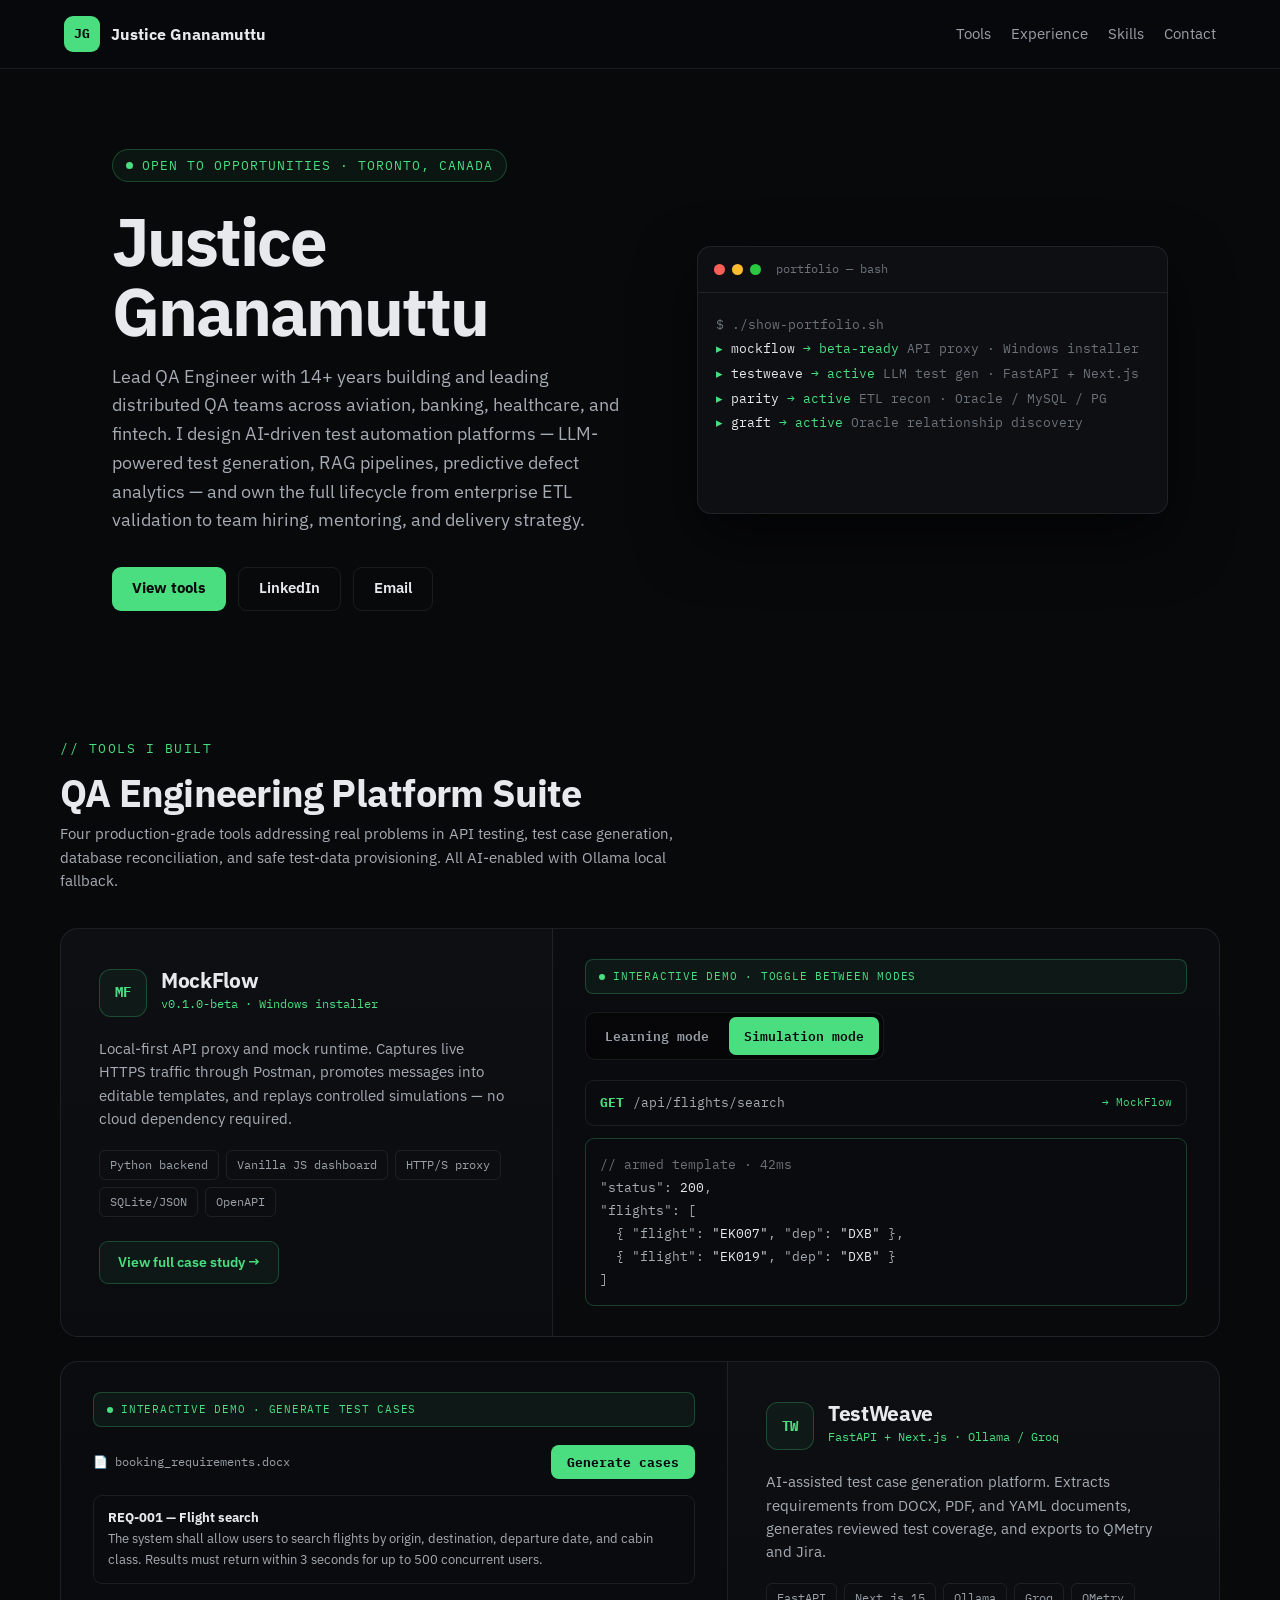
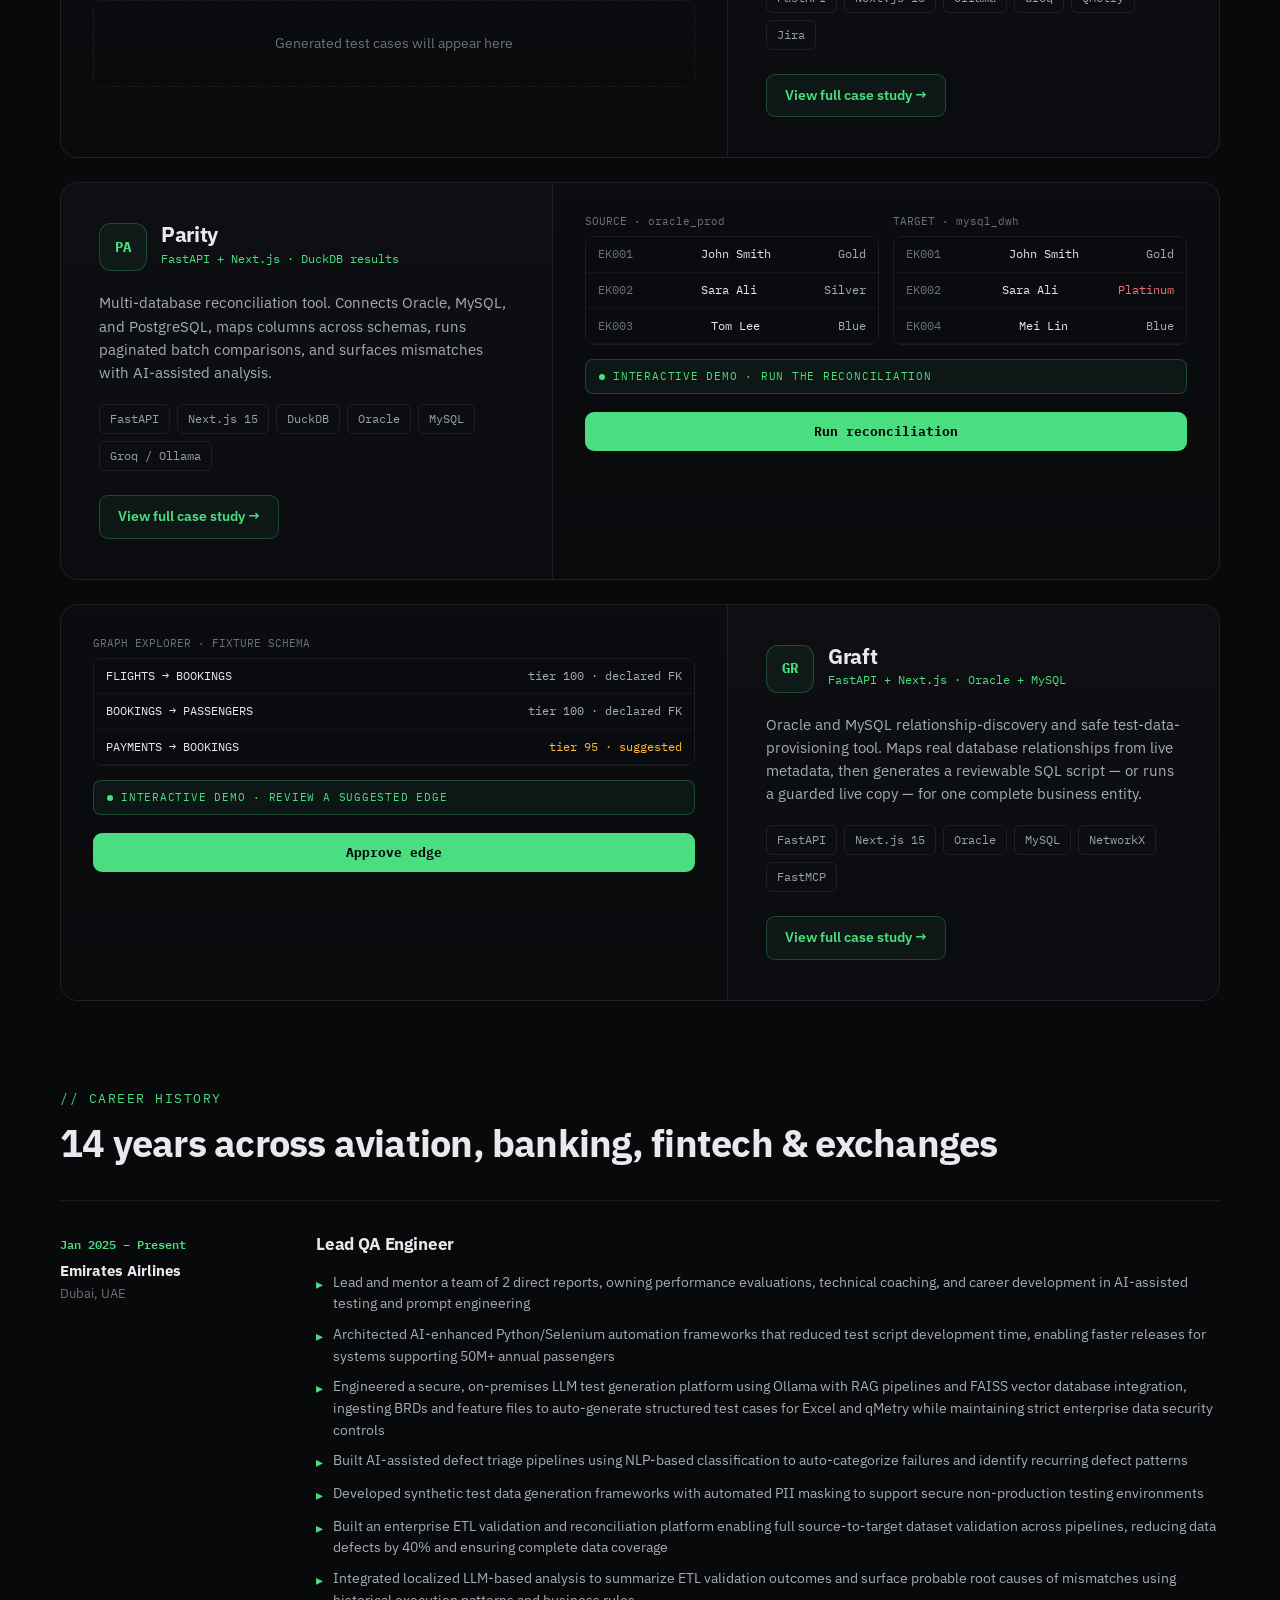
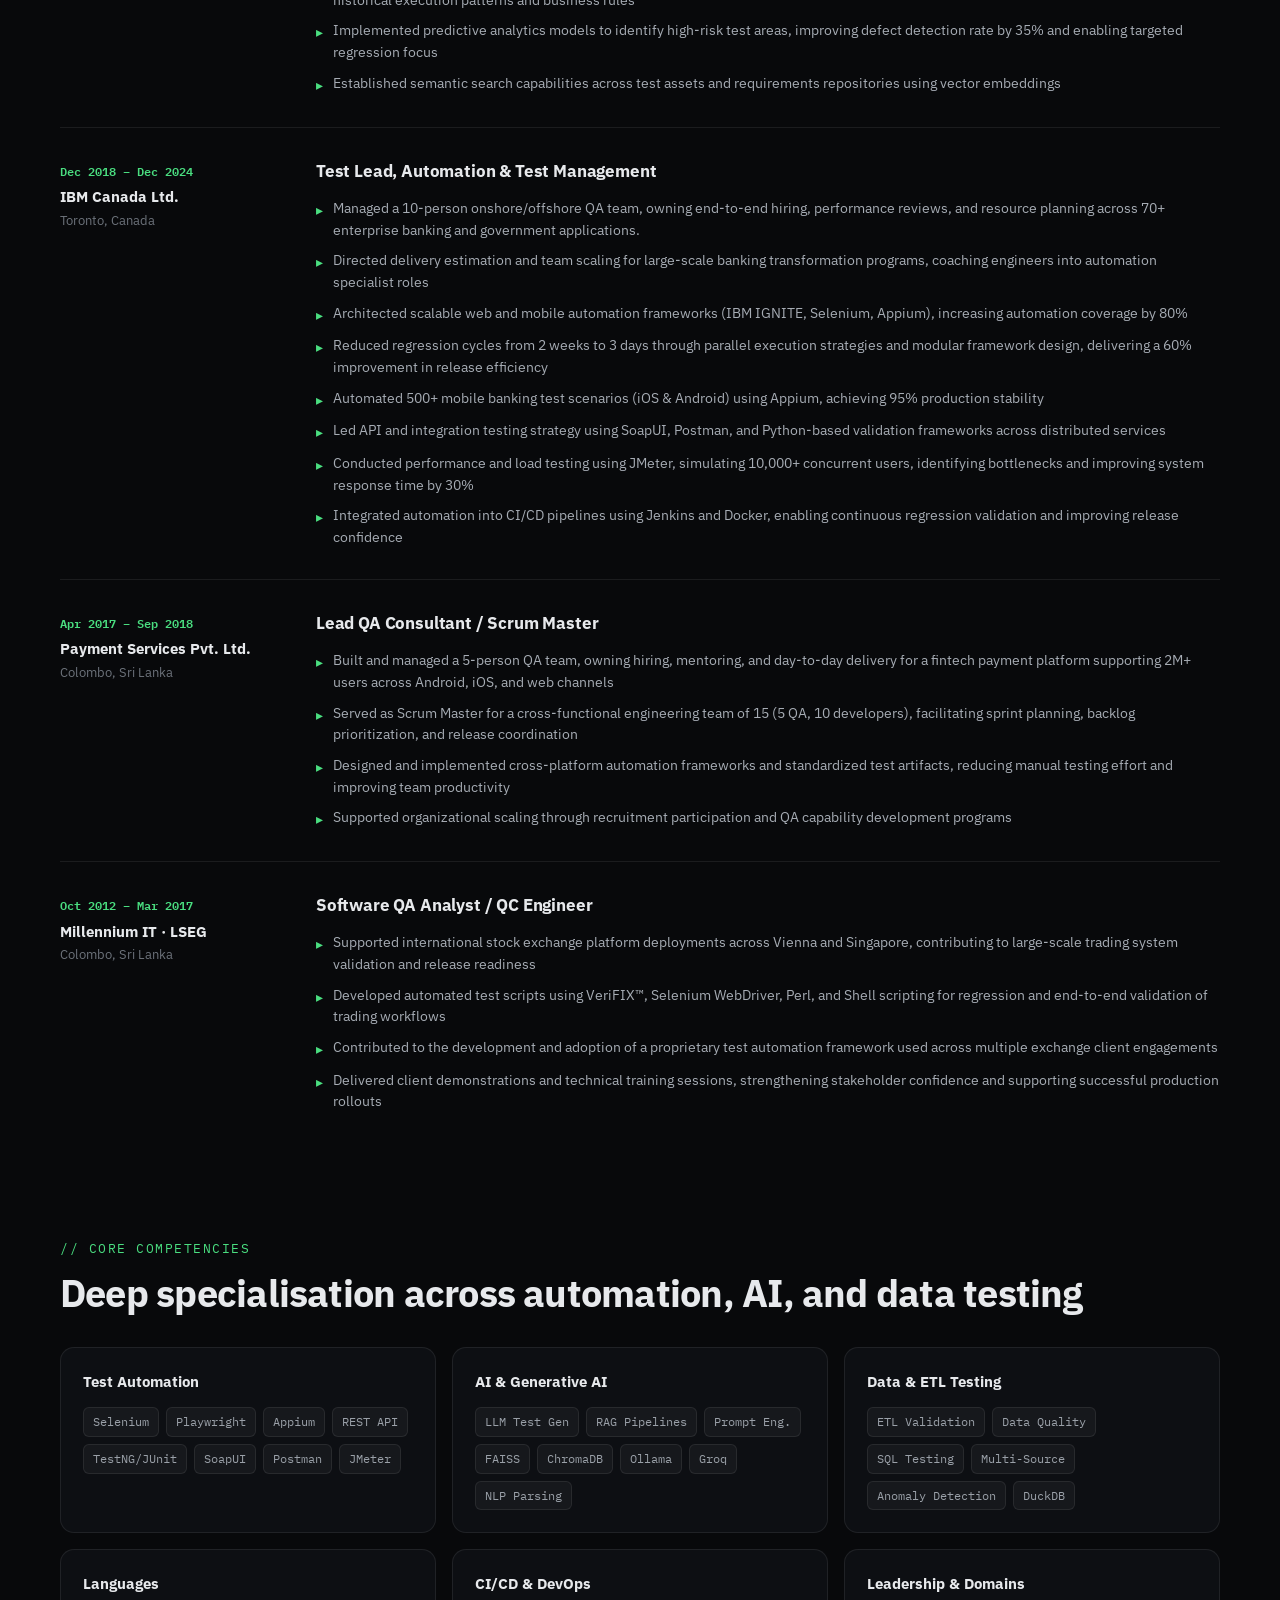
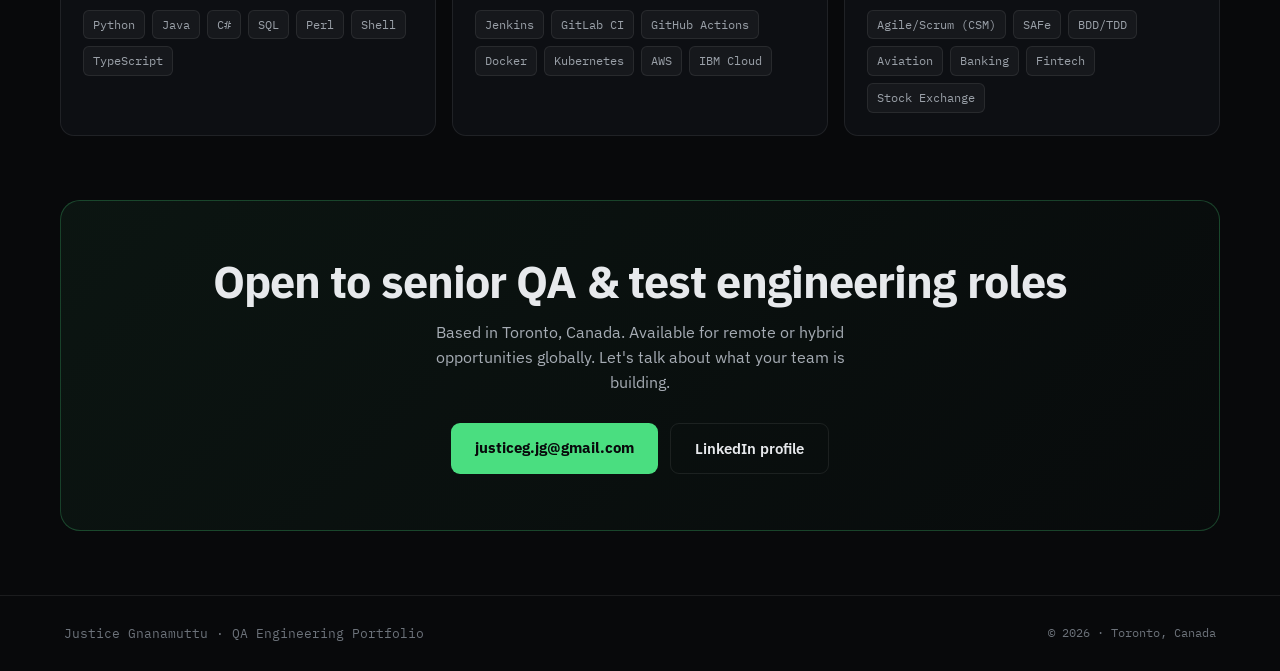
<file: index.html>
<!doctype html>
<html lang="en">
<head>
  <meta charset="utf-8">
  <meta name="viewport" content="width=device-width, initial-scale=1">
  <title>Justice Gnanamuttu — QA Engineering Portfolio</title>
  <meta name="description" content="Portfolio of Justice Gnanamuttu, Lead QA Engineer specialising in AI-driven test automation, ETL validation, and enterprise QA leadership. Creator of MockFlow, TestWeave, and Parity.">
  <link rel="icon" href="assets/mockflow-mark.svg" type="image/svg+xml">
  <link rel="preconnect" href="https://fonts.googleapis.com">
  <link rel="preconnect" href="https://fonts.gstatic.com" crossorigin>
  <link href="https://fonts.googleapis.com/css2?family=IBM+Plex+Mono:wght@400;500;600;700&family=IBM+Plex+Sans:wght@400;500;600;700&display=swap" rel="stylesheet">
  <link rel="stylesheet" href="styles.css">
</head>
<body>

  <header class="site-header">
    <a class="brand" href="index.html" aria-label="Portfolio home">
      <span class="brand-mark">JG</span>
      <span>Justice Gnanamuttu</span>
    </a>
    <nav class="nav" aria-label="Primary">
      <a href="#tools">Tools</a>
      <a href="#experience">Experience</a>
      <a href="#skills">Skills</a>
      <a href="mailto:justiceg.jg@gmail.com">Contact</a>
    </nav>
  </header>

  <main>

    <!-- ── HERO ──────────────────────────────────────────────────────────── -->
    <div class="hero-section">
      <div>
        <div class="status-badge">
          <span class="status-dot"></span>
          OPEN TO OPPORTUNITIES · TORONTO, CANADA
        </div>
        <h1 class="hero-h1">Justice<br>Gnanamuttu</h1>
        <p class="hero-lead">Lead QA Engineer with 14+ years building and leading distributed QA teams across aviation, banking, healthcare, and fintech. I design AI-driven test automation platforms — LLM-powered test generation, RAG pipelines, predictive defect analytics — and own the full lifecycle from enterprise ETL validation to team hiring, mentoring, and delivery strategy.</p>
        <div class="hero-btns">
          <a class="btn-primary" href="#tools">View tools</a>
          <a class="btn-outline" href="https://www.linkedin.com/in/justice-gnanamuttu-06a63961" target="_blank" rel="noopener">LinkedIn</a>
          <a class="btn-outline" href="mailto:justiceg.jg@gmail.com">Email</a>
        </div>
      </div>
      <div class="terminal" aria-label="Portfolio at a glance">
        <div class="terminal-bar">
          <span class="tdot" style="background:#ff5f57"></span>
          <span class="tdot" style="background:#febc2e"></span>
          <span class="tdot" style="background:#28c840"></span>
          <span class="terminal-title">portfolio — bash</span>
        </div>
        <div class="terminal-body" id="term-body">
          <div style="color:#6c727a">$ ./show-portfolio.sh<br></div>
        </div>
      </div>
    </div>

    <!-- ── STATS ──────────────────────────────────────────────────────────── -->
    <!-- <div class="content-w" style="padding-bottom:64px">
      <div class="stats-strip-inner">
        <div class="stat-cell">
          <div class="stat-num">14+</div>
          <div class="stat-label">years in enterprise<br>QA engineering</div>
        </div>
        <div class="stat-cell">
          <div class="stat-num">3</div>
          <div class="stat-label">AI-powered dev tools<br>built &amp; shipped</div>
        </div>
        <div class="stat-cell">
          <div class="stat-num">80%</div>
          <div class="stat-label">automation coverage<br>increase at IBM</div>
        </div>
        <div class="stat-cell">
          <div class="stat-num">50M+</div>
          <div class="stat-label">passengers · systems<br>at Emirates Airlines</div>
        </div>
      </div>
    </div> -->

    <!-- ── TOOLS ──────────────────────────────────────────────────────────── -->
    <div class="content-w pad-section" id="tools">
      <p class="section-label">// tools I built</p>
      <h2 style="font-size:clamp(1.8rem,3vw,2.4rem);letter-spacing:-.02em;margin-bottom:8px">QA Engineering Platform Suite</h2>
      <p style="color:var(--muted);max-width:620px;font-size:15px;margin-bottom:36px">Four production-grade tools addressing real problems in API testing, test case generation, database reconciliation, and safe test-data provisioning. All AI-enabled with Ollama local fallback.</p>

      <!-- MockFlow -->
      <div class="tool-card" id="tool-mockflow">
        <div class="tool-card-grid">
          <div class="tool-info">
            <div class="tool-header">
              <div class="tool-mark">MF</div>
              <div>
                <div class="tool-name">MockFlow</div>
                <div class="tool-badge">v0.1.0-beta · Windows installer</div>
              </div>
            </div>
            <p class="tool-desc">Local-first API proxy and mock runtime. Captures live HTTPS traffic through Postman, promotes messages into editable templates, and replays controlled simulations — no cloud dependency required.</p>
            <div class="tag-row">
              <span class="mono-tag">Python backend</span>
              <span class="mono-tag">Vanilla JS dashboard</span>
              <span class="mono-tag">HTTP/S proxy</span>
              <span class="mono-tag">SQLite/JSON</span>
              <span class="mono-tag">OpenAPI</span>
            </div>
            <a class="detail-link" href="mockflow.html">View full case study →</a>
          </div>
          <div class="tool-demo">
            <div class="demo-hint-bar"><span class="hint-dot"></span>Interactive demo · toggle between modes</div>
            <div class="tab-row cta-pulse" id="mf-tab-row">
              <button class="tab-btn" onclick="setMfMode('learn',this)">Learning mode</button>
              <button class="tab-btn active" onclick="setMfMode('sim',this)">Simulation mode</button>
            </div>
            <div id="mf-sim">
              <div class="demo-req">
                <span class="method-get">GET</span>
                <span style="color:var(--muted)">/api/flights/search</span>
                <span style="margin-left:auto;color:var(--brand);font-size:11px">→ MockFlow</span>
              </div>
              <div class="demo-panel">
                <span class="demo-comment">// armed template · 42ms</span><br>
                <span class="demo-key">"status"</span>: <span class="demo-val">200</span>,<br>
                <span class="demo-key">"flights"</span>: [<br>
                &nbsp;&nbsp;{ <span class="demo-key">"flight"</span>: <span class="demo-val">"EK007"</span>, <span class="demo-key">"dep"</span>: <span class="demo-val">"DXB"</span> },<br>
                &nbsp;&nbsp;{ <span class="demo-key">"flight"</span>: <span class="demo-val">"EK019"</span>, <span class="demo-key">"dep"</span>: <span class="demo-val">"DXB"</span> }<br>
                ]
              </div>
            </div>
            <div id="mf-learn" style="display:none">
              <div class="demo-req">
                <span class="method-get">GET</span>
                <span style="color:var(--muted)">/api/flights/search</span>
                <span style="margin-left:auto;color:#febc2e;font-size:11px">capturing</span>
              </div>
              <div class="capture-list">
                <div class="capture-item"><span class="cap-ok">✓</span> request captured · headers saved</div>
                <div class="capture-item"><span class="cap-ok">✓</span> response body stored · 200 OK</div>
                <div class="capture-item"><span class="cap-ok">✓</span> promoted to template bank</div>
              </div>
            </div>
          </div>
        </div>
      </div>

      <!-- TestWeave -->
      <div class="tool-card" id="tool-testweave">
        <div class="tool-card-grid rev">
          <div class="tool-demo">
            <div class="demo-hint-bar"><span class="hint-dot"></span>Interactive demo · generate test cases</div>
            <div class="tw-header">
              <span class="tw-file">📄 booking_requirements.docx</span>
              <button class="generate-btn cta-pulse-strong" id="tw-btn" onclick="toggleTW()">Generate cases</button>
            </div>
            <div class="req-block">
              <strong style="color:var(--ink);font-size:13px">REQ-001 — Flight search</strong><br>
              The system shall allow users to search flights by origin, destination, departure date, and cabin class. Results must return within 3 seconds for up to 500 concurrent users.
            </div>
            <div id="tw-output">
              <div class="tc-placeholder">Generated test cases will appear here</div>
            </div>
          </div>
          <div class="tool-info no-br">
            <div class="tool-header">
              <div class="tool-mark">TW</div>
              <div>
                <div class="tool-name">TestWeave</div>
                <div class="tool-badge">FastAPI + Next.js · Ollama / Groq</div>
              </div>
            </div>
            <p class="tool-desc">AI-assisted test case generation platform. Extracts requirements from DOCX, PDF, and YAML documents, generates reviewed test coverage, and exports to QMetry and Jira.</p>
            <div class="tag-row">
              <span class="mono-tag">FastAPI</span>
              <span class="mono-tag">Next.js 15</span>
              <span class="mono-tag">Ollama</span>
              <span class="mono-tag">Groq</span>
              <span class="mono-tag">QMetry</span>
              <span class="mono-tag">Jira</span>
            </div>
            <a class="detail-link" href="llm-tcg.html">View full case study →</a>
          </div>
        </div>
      </div>

      <!-- Parity -->
      <div class="tool-card" id="tool-dbcompare">
        <div class="tool-card-grid">
          <div class="tool-info">
            <div class="tool-header">
              <div class="tool-mark">PA</div>
              <div>
                <div class="tool-name">Parity</div>
                <div class="tool-badge">FastAPI + Next.js · DuckDB results</div>
              </div>
            </div>
            <p class="tool-desc">Multi-database reconciliation tool. Connects Oracle, MySQL, and PostgreSQL, maps columns across schemas, runs paginated batch comparisons, and surfaces mismatches with AI-assisted analysis.</p>
            <div class="tag-row">
              <span class="mono-tag">FastAPI</span>
              <span class="mono-tag">Next.js 15</span>
              <span class="mono-tag">DuckDB</span>
              <span class="mono-tag">Oracle</span>
              <span class="mono-tag">MySQL</span>
              <span class="mono-tag">Groq / Ollama</span>
            </div>
            <a class="detail-link" href="db-compare.html">View full case study →</a>
          </div>
          <div class="tool-demo">
            <div class="db-grid">
              <div>
                <div class="db-table-label">SOURCE · oracle_prod</div>
                <div class="db-table">
                  <div class="db-row"><span class="db-id">EK001</span><span>John Smith</span><span style="color:var(--muted)">Gold</span></div>
                  <div class="db-row"><span class="db-id">EK002</span><span>Sara Ali</span><span style="color:var(--muted)">Silver</span></div>
                  <div class="db-row"><span class="db-id">EK003</span><span>Tom Lee</span><span style="color:var(--muted)">Blue</span></div>
                </div>
              </div>
              <div>
                <div class="db-table-label">TARGET · mysql_dwh</div>
                <div class="db-table">
                  <div class="db-row"><span class="db-id">EK001</span><span>John Smith</span><span style="color:var(--muted)">Gold</span></div>
                  <div class="db-row"><span class="db-id">EK002</span><span>Sara Ali</span><span style="color:#f87171">Platinum</span></div>
                  <div class="db-row"><span class="db-id">EK004</span><span>Mei Lin</span><span style="color:var(--muted)">Blue</span></div>
                </div>
              </div>
            </div>
            <div class="demo-hint-bar"><span class="hint-dot"></span>Interactive demo · run the reconciliation</div>
            <button class="run-btn cta-pulse-strong" id="db-btn" onclick="toggleDB()">Run reconciliation</button>
            <div id="db-results" style="display:none">
              <div class="db-results">
                <div class="db-stats">
                  <div class="db-stat-cell neutral">
                    <div class="db-stat-num">3</div>
                    <div class="db-stat-label">compared</div>
                  </div>
                  <div class="db-stat-cell match">
                    <div class="db-stat-num green">1</div>
                    <div class="db-stat-label">matched</div>
                  </div>
                  <div class="db-stat-cell mismatch">
                    <div class="db-stat-num red">2</div>
                    <div class="db-stat-label">issues</div>
                  </div>
                </div>
                <div class="db-ai-summary">
                  <span class="ai-label">AI ANALYSIS · GROQ</span>
                  EK002 has a tier mismatch (Silver → Platinum). EK003 is missing from target; EK004 is new in target. Likely a partial sync or key mapping issue in the ETL pipeline.
                </div>
              </div>
            </div>
          </div>
        </div>
      </div>

      <!-- Graft -->
      <div class="tool-card" id="tool-graft">
        <div class="tool-card-grid rev">
          <div class="tool-demo">
            <div class="db-table-label">GRAPH EXPLORER · FIXTURE SCHEMA</div>
            <div class="db-table" style="margin-bottom:14px">
              <div class="db-row"><span>FLIGHTS → BOOKINGS</span><span style="color:var(--muted)">tier 100 · declared FK</span></div>
              <div class="db-row"><span>BOOKINGS → PASSENGERS</span><span style="color:var(--muted)">tier 100 · declared FK</span></div>
              <div class="db-row"><span>PAYMENTS → BOOKINGS</span><span id="graft-edge-status" style="color:#febc2e">tier 95 · suggested</span></div>
            </div>
            <div class="demo-hint-bar"><span class="hint-dot"></span>Interactive demo · review a suggested edge</div>
            <button class="run-btn cta-pulse-strong" id="graft-btn" onclick="toggleGraft()">Approve edge</button>
            <div id="graft-result" style="display:none">
              <div class="db-ai-summary">
                <span class="ai-label">EVIDENCE · PL/SQL STATIC ANALYSIS</span>
                PAYMENTS.BOOKING_ID matches BOOKINGS.BOOKING_ID in 4 stored procedures. Edge approved — now traversable during extraction.
              </div>
            </div>
          </div>
          <div class="tool-info no-br">
            <div class="tool-header">
              <div class="tool-mark">GR</div>
              <div>
                <div class="tool-name">Graft</div>
                <div class="tool-badge">FastAPI + Next.js · Oracle + MySQL</div>
              </div>
            </div>
            <p class="tool-desc">Oracle and MySQL relationship-discovery and safe test-data-provisioning tool. Maps real database relationships from live metadata, then generates a reviewable SQL script — or runs a guarded live copy — for one complete business entity.</p>
            <div class="tag-row">
              <span class="mono-tag">FastAPI</span>
              <span class="mono-tag">Next.js 15</span>
              <span class="mono-tag">Oracle</span>
              <span class="mono-tag">MySQL</span>
              <span class="mono-tag">NetworkX</span>
              <span class="mono-tag">FastMCP</span>
            </div>
            <a class="detail-link" href="graft.html">View full case study →</a>
          </div>
        </div>
      </div>

    </div><!-- /content-w #tools -->

    <!-- ── EXPERIENCE ──────────────────────────────────────────────────────── -->
    <div class="content-w pad-section" id="experience">
      <p class="section-label">// career history</p>
      <h2 style="font-size:clamp(1.8rem,3vw,2.4rem);letter-spacing:-.02em;margin-bottom:36px">14 years across aviation, banking, fintech &amp; exchanges</h2>

      <div class="exp-list">

        <div class="exp-item">
          <div class="exp-left">
            <div class="exp-period">Jan 2025 – Present</div>
            <div class="exp-company">Emirates Airlines</div>
            <div class="exp-location">Dubai, UAE</div>
          </div>
          <div>
            <div class="exp-role">Lead QA Engineer</div>
            <div class="exp-points">
              <div class="exp-point"><span class="exp-bullet">▸</span> Lead and mentor a team of 2 direct reports, owning performance evaluations, technical coaching, and career development in AI-assisted testing and prompt engineering</div>
              <div class="exp-point"><span class="exp-bullet">▸</span> Architected AI-enhanced Python/Selenium automation frameworks that reduced test script development time, enabling faster releases for systems supporting 50M+ annual passengers</div>
              <div class="exp-point"><span class="exp-bullet">▸</span> Engineered a secure, on-premises LLM test generation platform using Ollama with RAG pipelines and FAISS vector database integration, ingesting BRDs and feature files to auto-generate structured test cases for Excel and qMetry while maintaining strict enterprise data security controls</div>
              <div class="exp-point"><span class="exp-bullet">▸</span> Built AI-assisted defect triage pipelines using NLP-based classification to auto-categorize failures and identify recurring defect patterns</div>
              <div class="exp-point"><span class="exp-bullet">▸</span> Developed synthetic test data generation frameworks with automated PII masking to support secure non-production testing environments</div>
              <div class="exp-point"><span class="exp-bullet">▸</span> Built an enterprise ETL validation and reconciliation platform enabling full source-to-target dataset validation across pipelines, reducing data defects by 40% and ensuring complete data coverage</div>
              <div class="exp-point"><span class="exp-bullet">▸</span> Integrated localized LLM-based analysis to summarize ETL validation outcomes and surface probable root causes of mismatches using historical execution patterns and business rules</div>
              <div class="exp-point"><span class="exp-bullet">▸</span> Implemented predictive analytics models to identify high-risk test areas, improving defect detection rate by 35% and enabling targeted regression focus</div>
              <div class="exp-point"><span class="exp-bullet">▸</span> Established semantic search capabilities across test assets and requirements repositories using vector embeddings</div>
            </div>
          </div>
        </div>
        <div class="exp-item">
          <div class="exp-left">
            <div class="exp-period">Dec 2018 – Dec 2024</div>
            <div class="exp-company">IBM Canada Ltd.</div>
            <div class="exp-location">Toronto, Canada</div>
          </div>
          <div>
            <div class="exp-role">Test Lead, Automation &amp; Test Management</div>
            <div class="exp-points">
              <div class="exp-point"><span class="exp-bullet">▸</span> Managed a 10-person onshore/offshore QA team, owning end-to-end hiring, performance reviews, and resource planning across 70+ enterprise banking and government applications.</div>
              <div class="exp-point"><span class="exp-bullet">▸</span> Directed delivery estimation and team scaling for large-scale banking transformation programs, coaching engineers into automation specialist roles</div>
              <div class="exp-point"><span class="exp-bullet">▸</span> Architected scalable web and mobile automation frameworks (IBM IGNITE, Selenium, Appium), increasing automation coverage by 80%</div>
              <div class="exp-point"><span class="exp-bullet">▸</span> Reduced regression cycles from 2 weeks to 3 days through parallel execution strategies and modular framework design, delivering a 60% improvement in release efficiency</div>
              <div class="exp-point"><span class="exp-bullet">▸</span> Automated 500+ mobile banking test scenarios (iOS & Android) using Appium, achieving 95% production stability</div>
              <div class="exp-point"><span class="exp-bullet">▸</span> Led API and integration testing strategy using SoapUI, Postman, and Python-based validation frameworks across distributed services</div>
              <div class="exp-point"><span class="exp-bullet">▸</span> Conducted performance and load testing using JMeter, simulating 10,000+ concurrent users, identifying bottlenecks and improving system response time by 30%</div>
              <div class="exp-point"><span class="exp-bullet">▸</span> Integrated automation into CI/CD pipelines using Jenkins and Docker, enabling continuous regression validation and improving release confidence</div>
            </div>
          </div>
        </div>
        <div class="exp-item">
          <div class="exp-left">
            <div class="exp-period">Apr 2017 – Sep 2018</div>
            <div class="exp-company">Payment Services Pvt. Ltd.</div>
            <div class="exp-location">Colombo, Sri Lanka</div>
          </div>
          <div>
            <div class="exp-role">Lead QA Consultant / Scrum Master</div>
            <div class="exp-points">
              <div class="exp-point"><span class="exp-bullet">▸</span> Built and managed a 5-person QA team, owning hiring, mentoring, and day-to-day delivery for a fintech payment platform supporting 2M+ users across Android, iOS, and web channels</div>
              <div class="exp-point"><span class="exp-bullet">▸</span> Served as Scrum Master for a cross-functional engineering team of 15 (5 QA, 10 developers), facilitating sprint planning, backlog prioritization, and release coordination</div>
              <div class="exp-point"><span class="exp-bullet">▸</span> Designed and implemented cross-platform automation frameworks and standardized test artifacts, reducing manual testing effort and improving team productivity</div>
              <div class="exp-point"><span class="exp-bullet">▸</span> Supported organizational scaling through recruitment participation and QA capability development programs</div>
            </div>
          </div>
        </div>
        <div class="exp-item">
          <div class="exp-left">
            <div class="exp-period">Oct 2012 – Mar 2017</div>
            <div class="exp-company">Millennium IT · LSEG</div>
            <div class="exp-location">Colombo, Sri Lanka</div>
          </div>
          <div>
            <div class="exp-role">Software QA Analyst / QC Engineer</div>
            <div class="exp-points">
              <div class="exp-point"><span class="exp-bullet">▸</span> Supported international stock exchange platform deployments across Vienna and Singapore, contributing to large-scale trading system validation and release readiness</div>
              <div class="exp-point"><span class="exp-bullet">▸</span> Developed automated test scripts using VeriFIX™, Selenium WebDriver, Perl, and Shell scripting for regression and end-to-end validation of trading workflows</div>
              <div class="exp-point"><span class="exp-bullet">▸</span> Contributed to the development and adoption of a proprietary test automation framework used across multiple exchange client engagements</div>
              <div class="exp-point"><span class="exp-bullet">▸</span> Delivered client demonstrations and technical training sessions, strengthening stakeholder confidence and supporting successful production rollouts</div>
            </div>
          </div>
        </div>
      </div>
    </div>

    <!-- ── SKILLS ──────────────────────────────────────────────────────────── -->
    <div class="content-w pad-section" id="skills" style="padding-top:32px">
      <p class="section-label">// core competencies</p>
      <h2 style="font-size:clamp(1.8rem,3vw,2.4rem);letter-spacing:-.02em;margin-bottom:32px">Deep specialisation across automation, AI, and data testing</h2>
      <div class="comp-grid">
        <div class="comp-card">
          <div class="comp-label">Test Automation</div>
          <div class="comp-tags">
            <span class="comp-tag">Selenium</span>
            <span class="comp-tag">Playwright</span>
            <span class="comp-tag">Appium</span>
            <span class="comp-tag">REST API</span>
            <span class="comp-tag">TestNG/JUnit</span>
            <span class="comp-tag">SoapUI</span>
            <span class="comp-tag">Postman</span>
            <span class="comp-tag">JMeter</span>
          </div>
        </div>
        <div class="comp-card">
          <div class="comp-label">AI &amp; Generative AI</div>
          <div class="comp-tags">
            <span class="comp-tag">LLM Test Gen</span>
            <span class="comp-tag">RAG Pipelines</span>
            <span class="comp-tag">Prompt Eng.</span>
            <span class="comp-tag">FAISS</span>
            <span class="comp-tag">ChromaDB</span>
            <span class="comp-tag">Ollama</span>
            <span class="comp-tag">Groq</span>
            <span class="comp-tag">NLP Parsing</span>
          </div>
        </div>
        <div class="comp-card">
          <div class="comp-label">Data &amp; ETL Testing</div>
          <div class="comp-tags">
            <span class="comp-tag">ETL Validation</span>
            <span class="comp-tag">Data Quality</span>
            <span class="comp-tag">SQL Testing</span>
            <span class="comp-tag">Multi-Source</span>
            <span class="comp-tag">Anomaly Detection</span>
            <span class="comp-tag">DuckDB</span>
          </div>
        </div>
        <div class="comp-card">
          <div class="comp-label">Languages</div>
          <div class="comp-tags">
            <span class="comp-tag">Python</span>
            <span class="comp-tag">Java</span>
            <span class="comp-tag">C#</span>
            <span class="comp-tag">SQL</span>
            <span class="comp-tag">Perl</span>
            <span class="comp-tag">Shell</span>
            <span class="comp-tag">TypeScript</span>
          </div>
        </div>
        <div class="comp-card">
          <div class="comp-label">CI/CD &amp; DevOps</div>
          <div class="comp-tags">
            <span class="comp-tag">Jenkins</span>
            <span class="comp-tag">GitLab CI</span>
            <span class="comp-tag">GitHub Actions</span>
            <span class="comp-tag">Docker</span>
            <span class="comp-tag">Kubernetes</span>
            <span class="comp-tag">AWS</span>
            <span class="comp-tag">IBM Cloud</span>
          </div>
        </div>
        <div class="comp-card">
          <div class="comp-label">Leadership &amp; Domains</div>
          <div class="comp-tags">
            <span class="comp-tag">Agile/Scrum (CSM)</span>
            <span class="comp-tag">SAFe</span>
            <span class="comp-tag">BDD/TDD</span>
            <span class="comp-tag">Aviation</span>
            <span class="comp-tag">Banking</span>
            <span class="comp-tag">Fintech</span>
            <span class="comp-tag">Stock Exchange</span>
          </div>
        </div>
      </div>
    </div>

    <!-- ── CONTACT ──────────────────────────────────────────────────────────── -->
    <div class="content-w pad-section" id="contact">
      <div class="contact-block">
        <h2>Open to senior QA &amp; test engineering roles</h2>
        <p>Based in Toronto, Canada. Available for remote or hybrid opportunities globally. Let's talk about what your team is building.</p>
        <div class="contact-btns">
          <a class="cbtn-primary" href="mailto:justiceg.jg@gmail.com">justiceg.jg@gmail.com</a>
          <a class="cbtn-outline" href="https://www.linkedin.com/in/justice-gnanamuttu-06a63961" target="_blank" rel="noopener">LinkedIn profile</a>
        </div>
      </div>
    </div>

  </main>

  <footer class="site-footer">
    <span style="font-family:'IBM Plex Mono',monospace;font-size:12.5px;color:var(--dimmer)">Justice Gnanamuttu · QA Engineering Portfolio</span>
    <span style="font-family:'IBM Plex Mono',monospace;font-size:12px;color:var(--dimmer)">&copy; <span data-year></span> · Toronto, Canada</span>
  </footer>

  <script>
    /* ── Year stamp ── */
    document.querySelectorAll('[data-year]').forEach(el => el.textContent = new Date().getFullYear());

    /* ── Terminal typewriter ── */
    const lines = [
      { icon: '▸', label: 'mockflow     ', arrow: '→', val: 'beta-ready', note: 'API proxy · Windows installer' },
      { icon: '▸', label: 'testweave    ', arrow: '→', val: 'active    ', note: 'LLM test gen · FastAPI + Next.js' },
      { icon: '▸', label: 'parity       ', arrow: '→', val: 'active    ', note: 'ETL recon · Oracle / MySQL / PG' },
      { icon: '▸', label: 'graft        ', arrow: '→', val: 'active    ', note: 'Oracle relationship discovery' },
      { icon: '▸', label: 'experience   ', arrow: '→', val: '14+ yrs   ', note: 'aviation · banking · fintech' },
      { icon: '▸', label: 'location     ', arrow: '→', val: 'Toronto, CA', note: 'remote-first · open globally' },
    ];
    const termBody = document.getElementById('term-body');
    let idx = 0;
    const interval = setInterval(() => {
      if (idx >= lines.length) { clearInterval(interval); return; }
      const l = lines[idx++];
      const d = document.createElement('div');
      d.style.cssText = 'animation:fadeUp .35s ease both;color:#a6acb4';
      d.innerHTML =
        `<span style="color:#4ade80">${l.icon}</span> ` +
        `<span style="color:#e7e9ec">${l.label}</span>` +
        `<span style="color:#4ade80">${l.arrow}</span> ` +
        `<span style="color:#4ade80">${l.val}</span>` +
        `<span style="color:#6c727a"> ${l.note}</span>`;
      termBody.appendChild(d);
    }, 500);

    /* ── MockFlow mode toggle ── */
    function setMfMode(mode, btn) {
      document.getElementById('mf-tab-row').classList.remove('cta-pulse');
      document.querySelectorAll('#tool-mockflow .tab-btn').forEach(b => b.classList.remove('active'));
      btn.classList.add('active');
      document.getElementById('mf-sim').style.display   = mode === 'sim'   ? '' : 'none';
      document.getElementById('mf-learn').style.display = mode === 'learn' ? '' : 'none';
    }

    /* ── TestWeave generate toggle ── */
    const twCases = [
      { id: 'TC-001', title: 'Search with valid origin, destination, and date',   pri: 'High' },
      { id: 'TC-002', title: 'Results return within 3s for 500 concurrent users', pri: 'High' },
      { id: 'TC-003', title: 'Filter results by cabin class (Economy / Business)', pri: 'Medium' },
      { id: 'TC-004', title: 'Invalid date range returns validation error',        pri: 'High' },
      { id: 'TC-005', title: 'No results found message for unavailable routes',   pri: 'Medium' },
    ];
    let twGenerated = false;
    function toggleTW() {
      twGenerated = !twGenerated;
      const out = document.getElementById('tw-output');
      const btn = document.getElementById('tw-btn');
      btn.classList.remove('cta-pulse-strong');
      if (twGenerated) {
        btn.textContent = 'Reset';
        out.innerHTML = '<div class="tc-list">' + twCases.map((c, i) =>
          `<div class="tc-item" style="animation-delay:${i * 80}ms">
            <span class="tc-id">${c.id}</span>
            <span class="tc-title">${c.title}</span>
            <span class="tc-pri">${c.pri}</span>
          </div>`
        ).join('') + '</div>';
      } else {
        btn.textContent = 'Generate cases';
        out.innerHTML = '<div class="tc-placeholder">Generated test cases will appear here</div>';
      }
    }

    /* ── Graft edge approval toggle ── */
    let graftApproved = false;
    function toggleGraft() {
      graftApproved = !graftApproved;
      const status = document.getElementById('graft-edge-status');
      const result = document.getElementById('graft-result');
      const btn = document.getElementById('graft-btn');
      btn.classList.remove('cta-pulse-strong');
      if (graftApproved) {
        status.textContent = 'tier 95 · approved';
        status.style.color = 'var(--brand)';
        btn.textContent = 'Reset';
        result.style.display = '';
      } else {
        status.textContent = 'tier 95 · suggested';
        status.style.color = '#febc2e';
        btn.textContent = 'Approve edge';
        result.style.display = 'none';
      }
    }

    /* ── DB Compare run toggle ── */
    let dbRun = false;
    function toggleDB() {
      dbRun = !dbRun;
      const results = document.getElementById('db-results');
      const btn = document.getElementById('db-btn');
      btn.classList.remove('cta-pulse-strong');
      if (dbRun) {
        btn.textContent = 'Reset';
        results.style.display = '';
      } else {
        btn.textContent = 'Run reconciliation';
        results.style.display = 'none';
      }
    }
  </script>

</body>
</html>
</file>
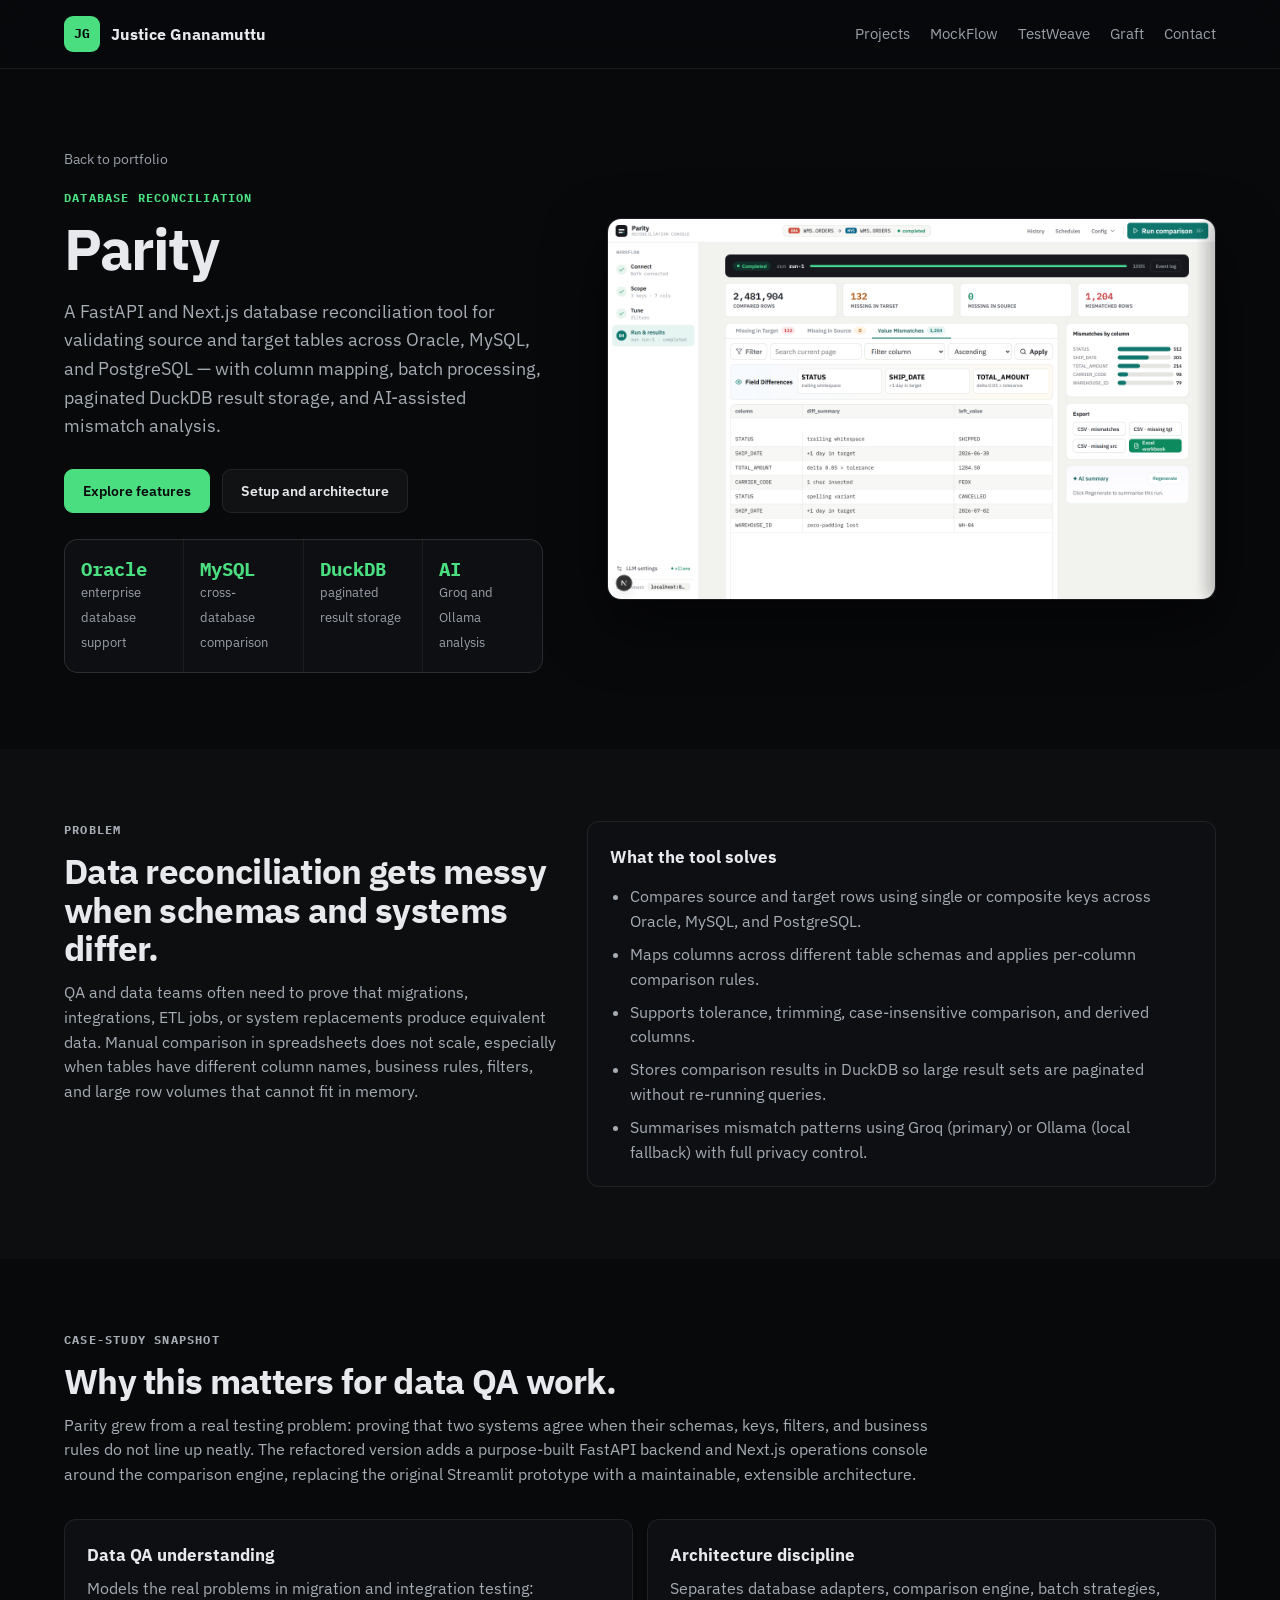
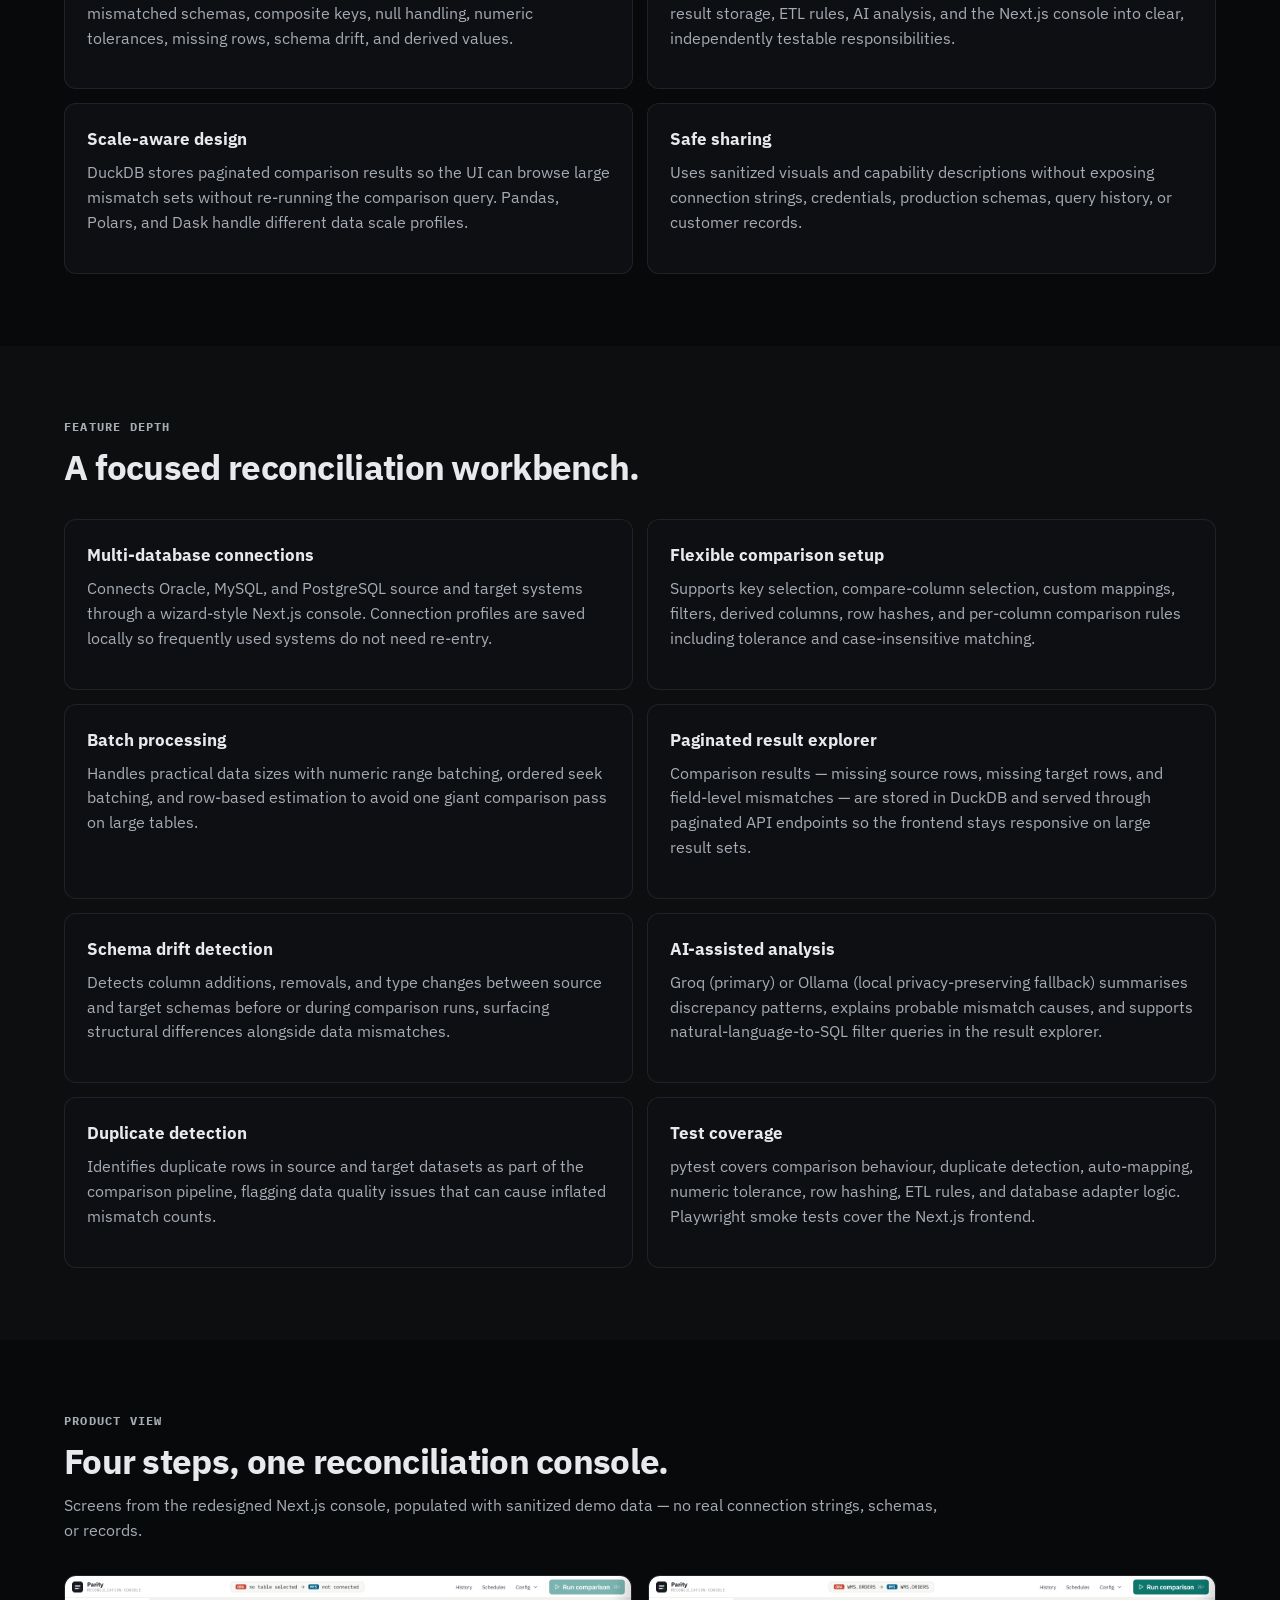
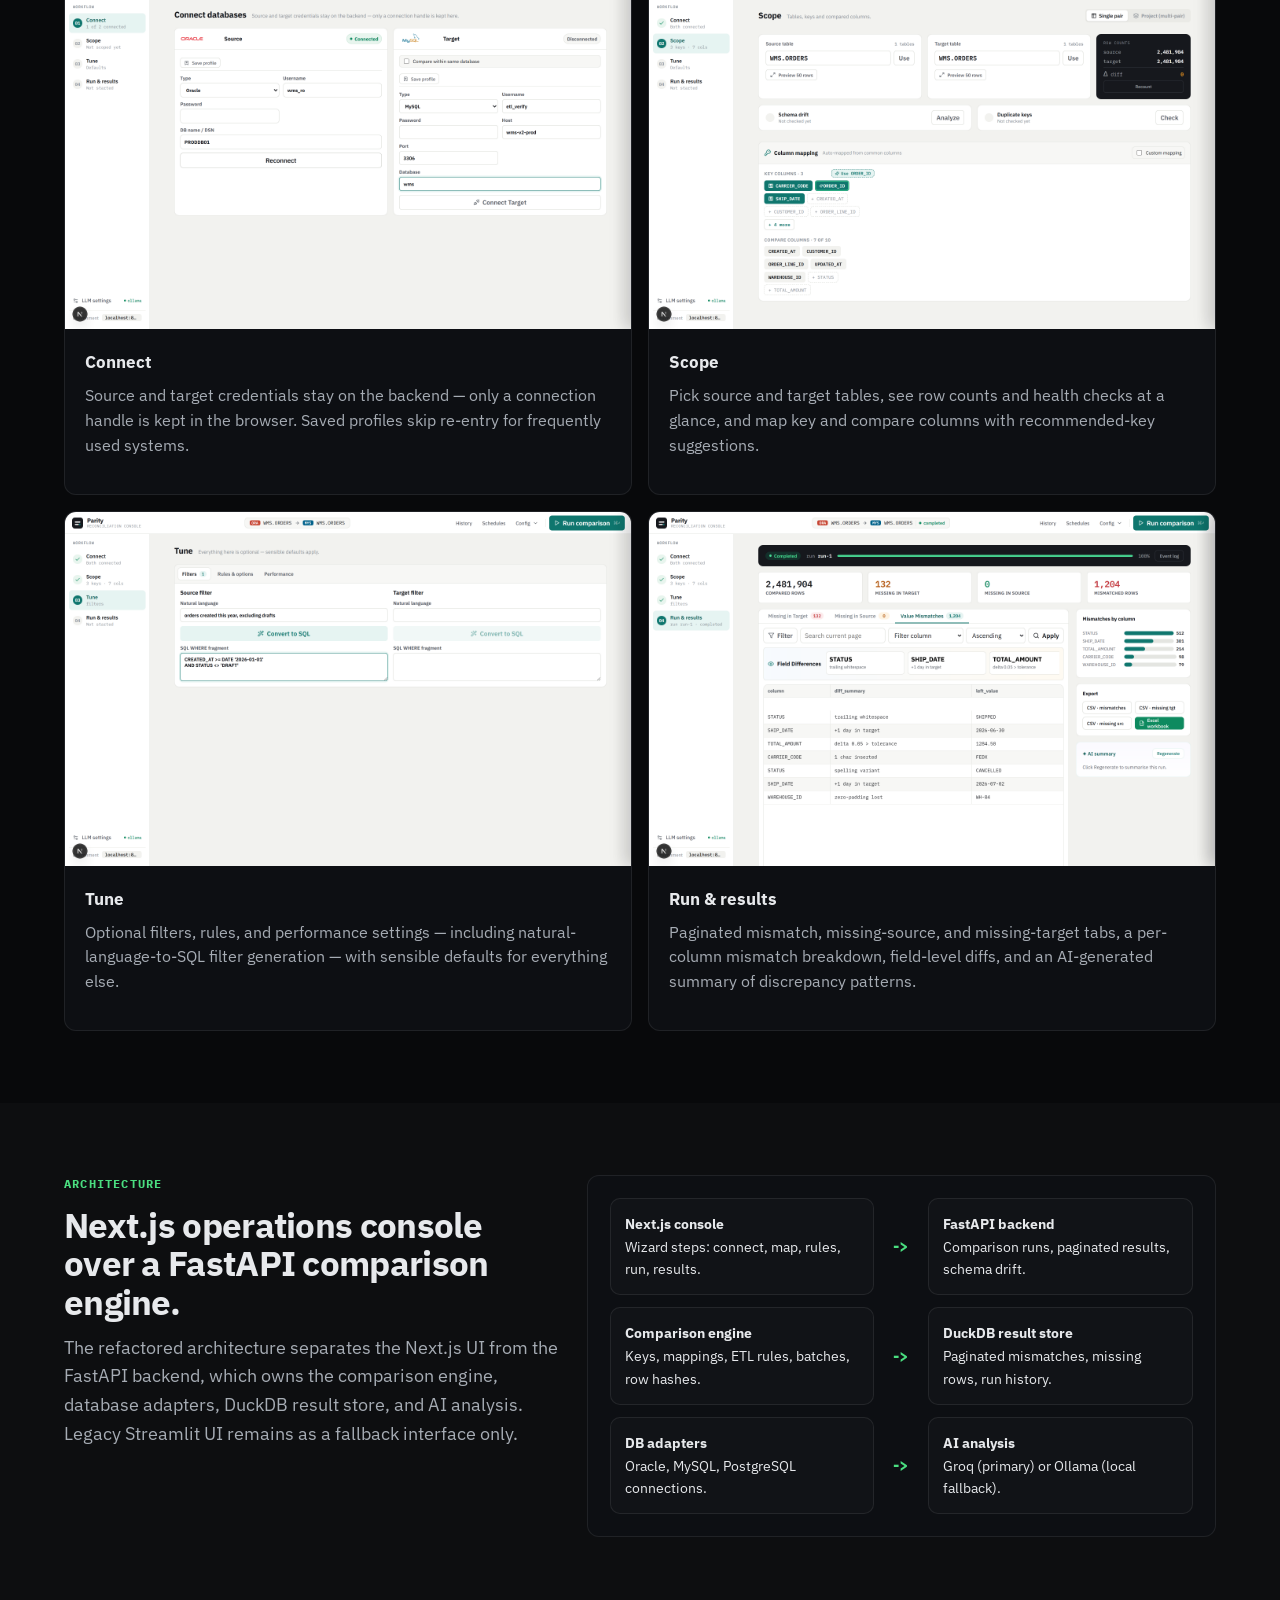
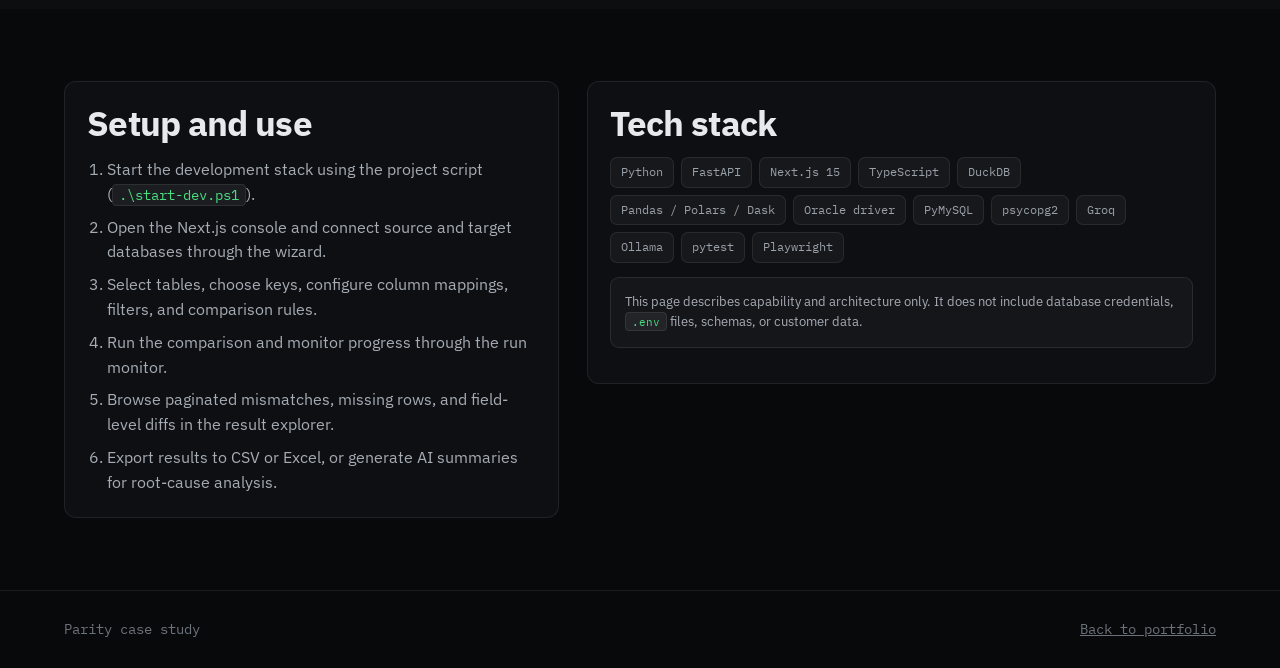
<file: db-compare.html>
<!doctype html>
<html lang="en">
  <head>
    <meta charset="utf-8">
    <meta name="viewport" content="width=device-width, initial-scale=1">
    <title>Parity Case Study - Justice Gnanamuttu</title>
    <meta name="description" content="Parity case study: FastAPI and Next.js database reconciliation tool for Oracle, MySQL, and PostgreSQL with batch processing, AI-assisted mismatch analysis, and paginated DuckDB result storage.">
    <link rel="icon" href="assets/mockflow-mark.svg" type="image/svg+xml">
    <link rel="preconnect" href="https://fonts.googleapis.com">
    <link rel="preconnect" href="https://fonts.gstatic.com" crossorigin>
    <link href="https://fonts.googleapis.com/css2?family=IBM+Plex+Mono:wght@400;500;600;700&family=IBM+Plex+Sans:wght@400;500;600;700&display=swap" rel="stylesheet">
    <link rel="stylesheet" href="styles.css">
    <style>#screens .project-grid { grid-template-columns: repeat(2, minmax(0, 1fr)); }</style>
  </head>
  <body>
    <header class="site-header">
      <a class="brand" href="index.html" aria-label="Portfolio home">
        <span class="brand-mark">JG</span>
        <span>Justice Gnanamuttu</span>
      </a>
      <nav class="nav" aria-label="Primary">
        <a href="index.html#projects">Projects</a>
        <a href="mockflow.html">MockFlow</a>
        <a href="llm-tcg.html">TestWeave</a>
        <a href="graft.html">Graft</a>
        <a href="index.html#contact">Contact</a>
      </nav>
    </header>

    <main>
      <section class="detail-hero">
        <div>
          <a class="breadcrumb" href="index.html">Back to portfolio</a>
          <p class="eyebrow">Database reconciliation</p>
          <h1>Parity</h1>
          <p class="lead">A FastAPI and Next.js database reconciliation tool for validating source and target tables across Oracle, MySQL, and PostgreSQL — with column mapping, batch processing, paginated DuckDB result storage, and AI-assisted mismatch analysis.</p>
          <div class="button-row">
            <a class="button primary" href="#features">Explore features</a>
            <a class="button" href="#setup">Setup and architecture</a>
          </div>
          <div class="stat-grid">
            <article class="stat"><strong>Oracle</strong><span>enterprise database support</span></article>
            <article class="stat"><strong>MySQL</strong><span>cross-database comparison</span></article>
            <article class="stat"><strong>DuckDB</strong><span>paginated result storage</span></article>
            <article class="stat"><strong>AI</strong><span>Groq and Ollama analysis</span></article>
          </div>
        </div>
        <img src="assets/parity-results.png" alt="Parity run and results screen with mismatch breakdown and AI summary">
      </section>

      <section class="section alt">
        <div class="two-column">
          <div class="section-intro">
            <p class="eyebrow">Problem</p>
            <h2>Data reconciliation gets messy when schemas and systems differ.</h2>
            <p>QA and data teams often need to prove that migrations, integrations, ETL jobs, or system replacements produce equivalent data. Manual comparison in spreadsheets does not scale, especially when tables have different column names, business rules, filters, and large row volumes that cannot fit in memory.</p>
          </div>
          <article class="panel">
            <h3>What the tool solves</h3>
            <ul>
              <li>Compares source and target rows using single or composite keys across Oracle, MySQL, and PostgreSQL.</li>
              <li>Maps columns across different table schemas and applies per-column comparison rules.</li>
              <li>Supports tolerance, trimming, case-insensitive comparison, and derived columns.</li>
              <li>Stores comparison results in DuckDB so large result sets are paginated without re-running queries.</li>
              <li>Summarises mismatch patterns using Groq (primary) or Ollama (local fallback) with full privacy control.</li>
            </ul>
          </article>
        </div>
      </section>

      <section class="section">
        <div class="section-intro">
          <p class="eyebrow">Case-study snapshot</p>
          <h2>Why this matters for data QA work.</h2>
          <p>Parity grew from a real testing problem: proving that two systems agree when their schemas, keys, filters, and business rules do not line up neatly. The refactored version adds a purpose-built FastAPI backend and Next.js operations console around the comparison engine, replacing the original Streamlit prototype with a maintainable, extensible architecture.</p>
        </div>
        <div class="feature-list">
          <article class="panel">
            <h3>Data QA understanding</h3>
            <p>Models the real problems in migration and integration testing: mismatched schemas, composite keys, null handling, numeric tolerances, missing rows, schema drift, and derived values.</p>
          </article>
          <article class="panel">
            <h3>Architecture discipline</h3>
            <p>Separates database adapters, comparison engine, batch strategies, result storage, ETL rules, AI analysis, and the Next.js console into clear, independently testable responsibilities.</p>
          </article>
          <article class="panel">
            <h3>Scale-aware design</h3>
            <p>DuckDB stores paginated comparison results so the UI can browse large mismatch sets without re-running the comparison query. Pandas, Polars, and Dask handle different data scale profiles.</p>
          </article>
          <article class="panel">
            <h3>Safe sharing</h3>
            <p>Uses sanitized visuals and capability descriptions without exposing connection strings, credentials, production schemas, query history, or customer records.</p>
          </article>
        </div>
      </section>

      <section class="section alt" id="features">
        <div class="section-intro">
          <p class="eyebrow">Feature depth</p>
          <h2>A focused reconciliation workbench.</h2>
        </div>
        <div class="feature-list">
          <article class="panel">
            <h3>Multi-database connections</h3>
            <p>Connects Oracle, MySQL, and PostgreSQL source and target systems through a wizard-style Next.js console. Connection profiles are saved locally so frequently used systems do not need re-entry.</p>
          </article>
          <article class="panel">
            <h3>Flexible comparison setup</h3>
            <p>Supports key selection, compare-column selection, custom mappings, filters, derived columns, row hashes, and per-column comparison rules including tolerance and case-insensitive matching.</p>
          </article>
          <article class="panel">
            <h3>Batch processing</h3>
            <p>Handles practical data sizes with numeric range batching, ordered seek batching, and row-based estimation to avoid one giant comparison pass on large tables.</p>
          </article>
          <article class="panel">
            <h3>Paginated result explorer</h3>
            <p>Comparison results — missing source rows, missing target rows, and field-level mismatches — are stored in DuckDB and served through paginated API endpoints so the frontend stays responsive on large result sets.</p>
          </article>
          <article class="panel">
            <h3>Schema drift detection</h3>
            <p>Detects column additions, removals, and type changes between source and target schemas before or during comparison runs, surfacing structural differences alongside data mismatches.</p>
          </article>
          <article class="panel">
            <h3>AI-assisted analysis</h3>
            <p>Groq (primary) or Ollama (local privacy-preserving fallback) summarises discrepancy patterns, explains probable mismatch causes, and supports natural-language-to-SQL filter queries in the result explorer.</p>
          </article>
          <article class="panel">
            <h3>Duplicate detection</h3>
            <p>Identifies duplicate rows in source and target datasets as part of the comparison pipeline, flagging data quality issues that can cause inflated mismatch counts.</p>
          </article>
          <article class="panel">
            <h3>Test coverage</h3>
            <p>pytest covers comparison behaviour, duplicate detection, auto-mapping, numeric tolerance, row hashing, ETL rules, and database adapter logic. Playwright smoke tests cover the Next.js frontend.</p>
          </article>
        </div>
      </section>

      <section class="section" id="screens">
        <div class="section-intro">
          <p class="eyebrow">Product view</p>
          <h2>Four steps, one reconciliation console.</h2>
          <p>Screens from the redesigned Next.js console, populated with sanitized demo data — no real connection strings, schemas, or records.</p>
        </div>
        <div class="project-grid">
          <article class="project-card">
            <img src="assets/parity-connect.png" alt="Parity connect screen with Oracle source and MySQL target credential forms">
            <div class="body">
              <h3>Connect</h3>
              <p>Source and target credentials stay on the backend — only a connection handle is kept in the browser. Saved profiles skip re-entry for frequently used systems.</p>
            </div>
          </article>
          <article class="project-card">
            <img src="assets/parity-scope.png" alt="Parity scope screen with table pickers, row counts, and column mapping chips">
            <div class="body">
              <h3>Scope</h3>
              <p>Pick source and target tables, see row counts and health checks at a glance, and map key and compare columns with recommended-key suggestions.</p>
            </div>
          </article>
          <article class="project-card">
            <img src="assets/parity-tune.png" alt="Parity tune screen with natural-language filter and generated SQL WHERE fragment">
            <div class="body">
              <h3>Tune</h3>
              <p>Optional filters, rules, and performance settings — including natural-language-to-SQL filter generation — with sensible defaults for everything else.</p>
            </div>
          </article>
          <article class="project-card">
            <img src="assets/parity-results.png" alt="Parity run and results screen with mismatch counts, column breakdown, and AI summary">
            <div class="body">
              <h3>Run &amp; results</h3>
              <p>Paginated mismatch, missing-source, and missing-target tabs, a per-column mismatch breakdown, field-level diffs, and an AI-generated summary of discrepancy patterns.</p>
            </div>
          </article>
        </div>
      </section>

      <section class="section alt">
        <div class="two-column">
          <div>
            <p class="eyebrow">Architecture</p>
            <h2>Next.js operations console over a FastAPI comparison engine.</h2>
            <p class="lead">The refactored architecture separates the Next.js UI from the FastAPI backend, which owns the comparison engine, database adapters, DuckDB result store, and AI analysis. Legacy Streamlit UI remains as a fallback interface only.</p>
          </div>
          <div class="panel architecture">
            <div class="flow-row">
              <div class="flow-box"><strong>Next.js console</strong><br>Wizard steps: connect, map, rules, run, results.</div>
              <div class="flow-arrow">-&gt;</div>
              <div class="flow-box"><strong>FastAPI backend</strong><br>Comparison runs, paginated results, schema drift.</div>
            </div>
            <div class="flow-row">
              <div class="flow-box"><strong>Comparison engine</strong><br>Keys, mappings, ETL rules, batches, row hashes.</div>
              <div class="flow-arrow">-&gt;</div>
              <div class="flow-box"><strong>DuckDB result store</strong><br>Paginated mismatches, missing rows, run history.</div>
            </div>
            <div class="flow-row">
              <div class="flow-box"><strong>DB adapters</strong><br>Oracle, MySQL, PostgreSQL connections.</div>
              <div class="flow-arrow">-&gt;</div>
              <div class="flow-box"><strong>AI analysis</strong><br>Groq (primary) or Ollama (local fallback).</div>
            </div>
          </div>
        </div>
      </section>

      <section class="section" id="setup">
        <div class="two-column">
          <div class="panel">
            <h2>Setup and use</h2>
            <ol>
              <li>Start the development stack using the project script (<code>.\start-dev.ps1</code>).</li>
              <li>Open the Next.js console and connect source and target databases through the wizard.</li>
              <li>Select tables, choose keys, configure column mappings, filters, and comparison rules.</li>
              <li>Run the comparison and monitor progress through the run monitor.</li>
              <li>Browse paginated mismatches, missing rows, and field-level diffs in the result explorer.</li>
              <li>Export results to CSV or Excel, or generate AI summaries for root-cause analysis.</li>
            </ol>
          </div>
          <div class="panel">
            <h2>Tech stack</h2>
            <div class="meta">
              <span>Python</span>
              <span>FastAPI</span>
              <span>Next.js 15</span>
              <span>TypeScript</span>
              <span>DuckDB</span>
              <span>Pandas / Polars / Dask</span>
              <span>Oracle driver</span>
              <span>PyMySQL</span>
              <span>psycopg2</span>
              <span>Groq</span>
              <span>Ollama</span>
              <span>pytest</span>
              <span>Playwright</span>
            </div>
            <p class="safety-note">This page describes capability and architecture only. It does not include database credentials, <code>.env</code> files, schemas, or customer data.</p>
          </div>
        </div>
      </section>
    </main>

    <footer class="site-footer">
      <span>Parity case study</span>
      <span><a href="index.html">Back to portfolio</a></span>
    </footer>
    <script src="app.js"></script>
  </body>
</html>
</file>
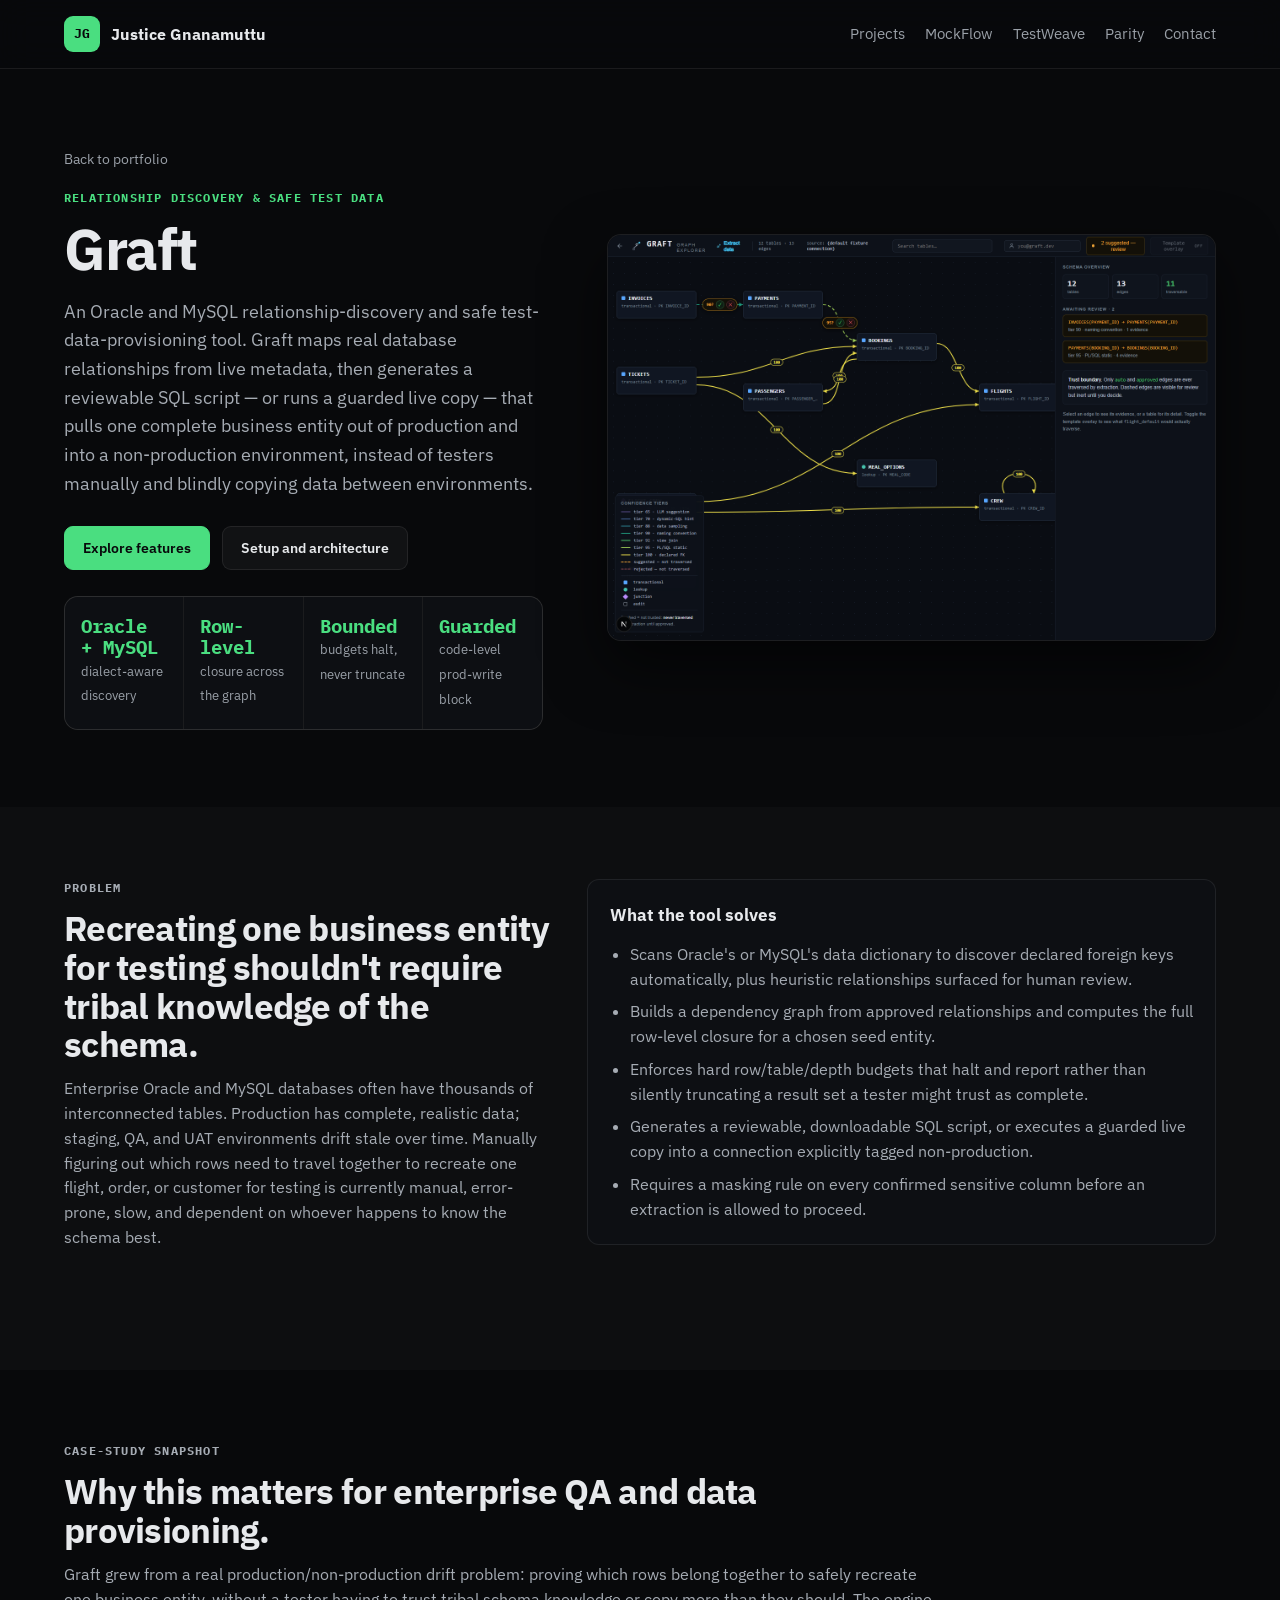
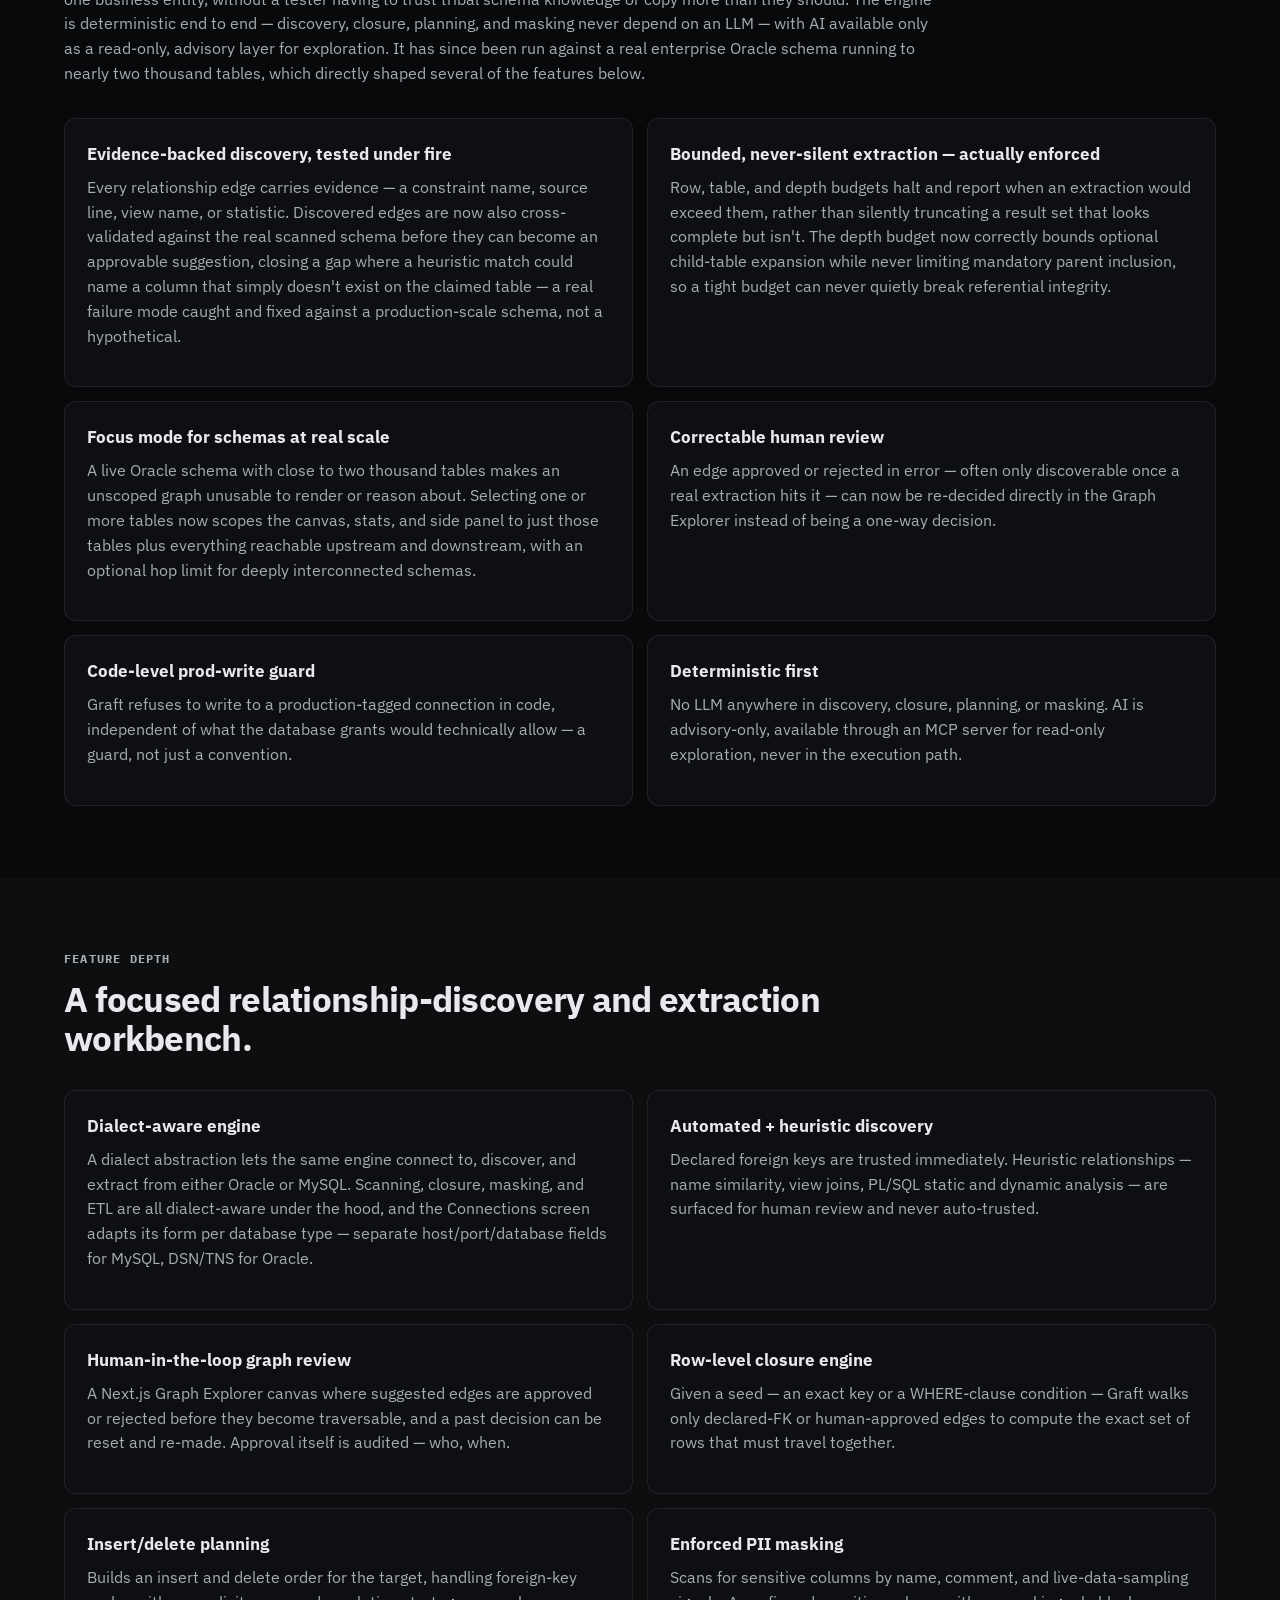
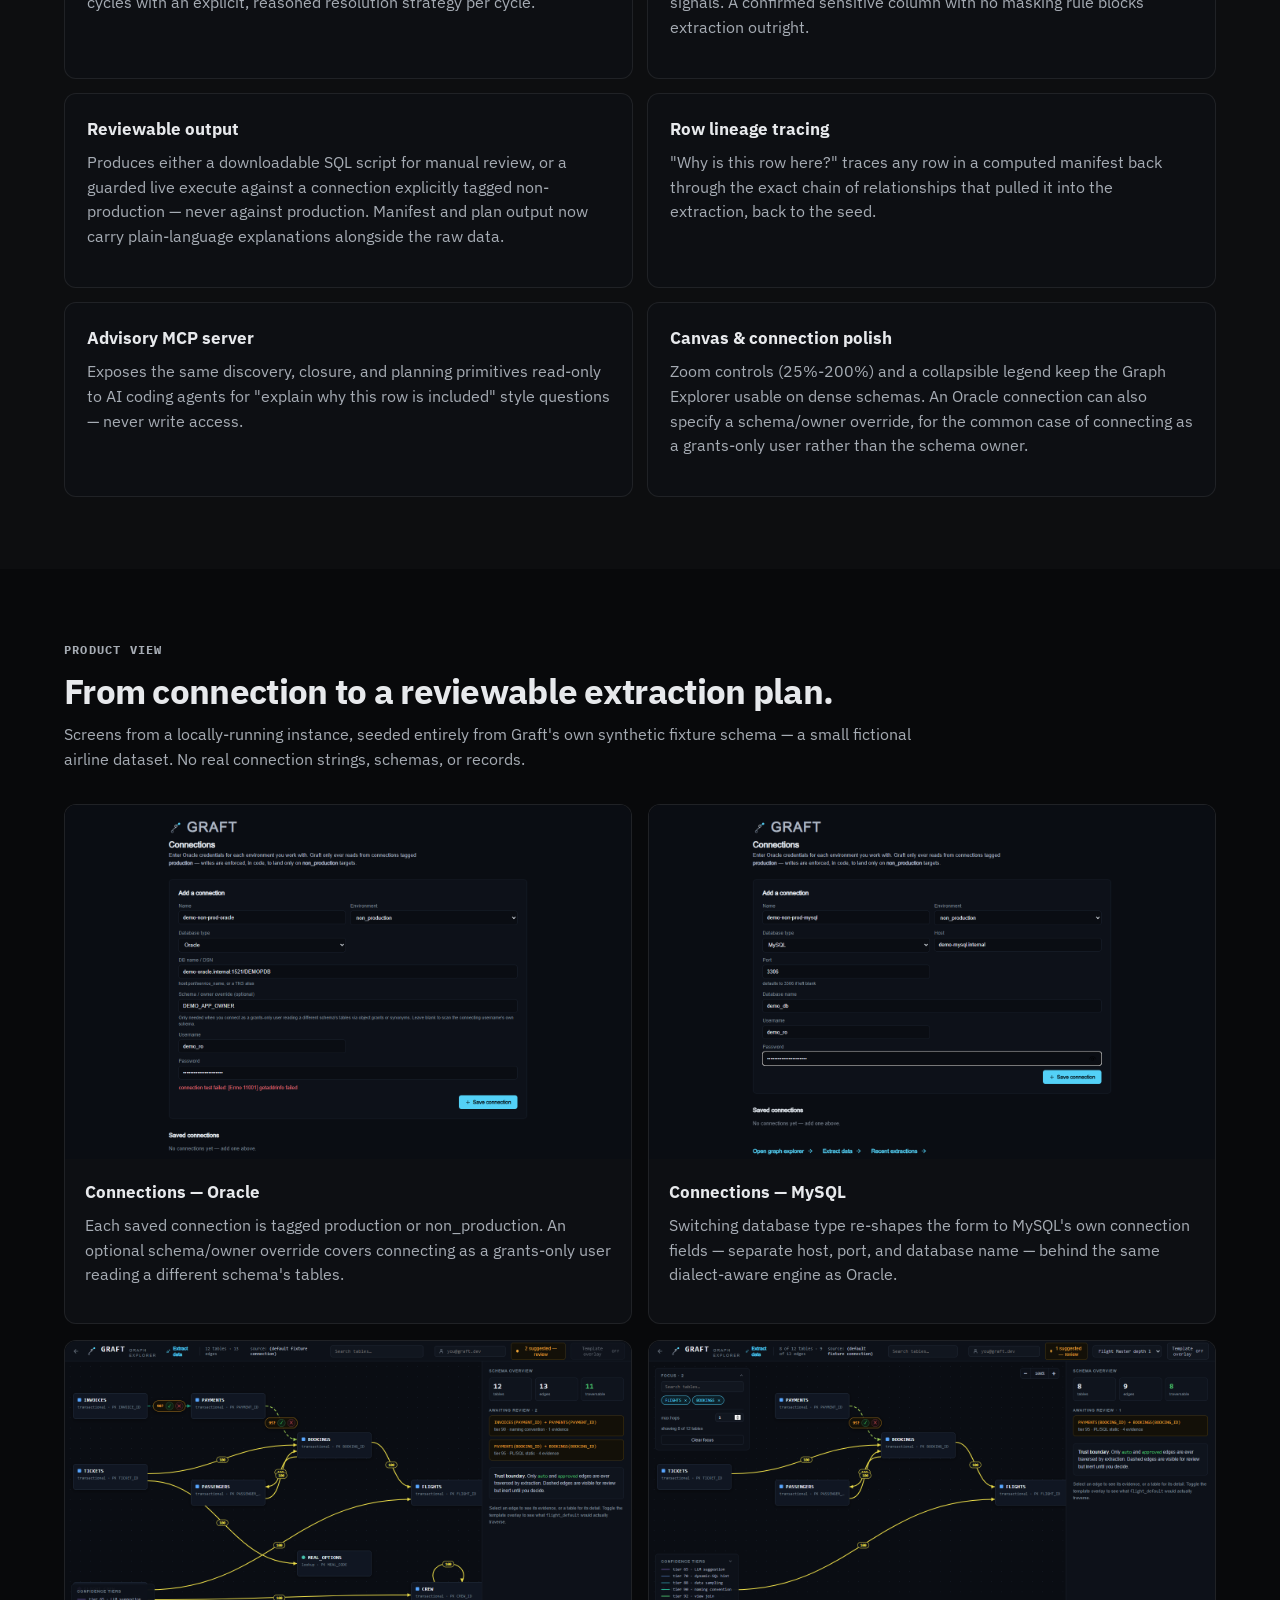
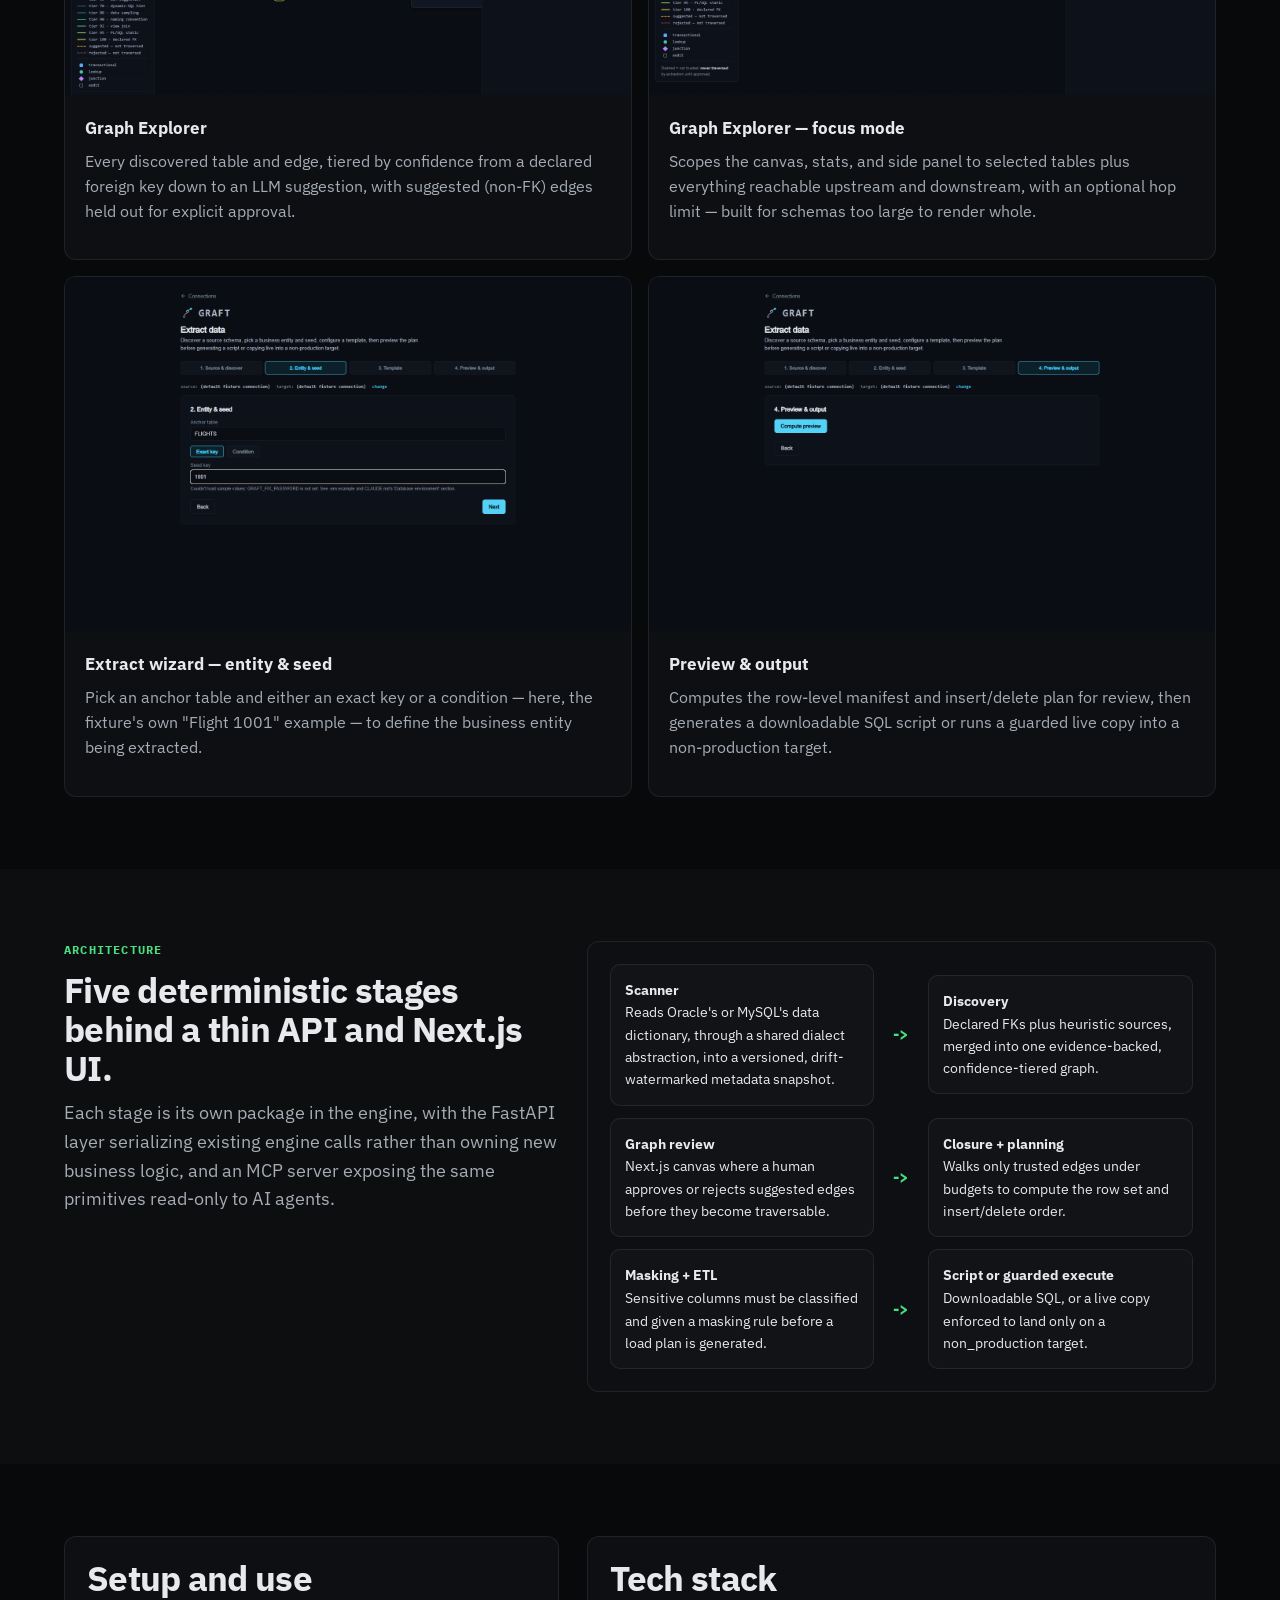
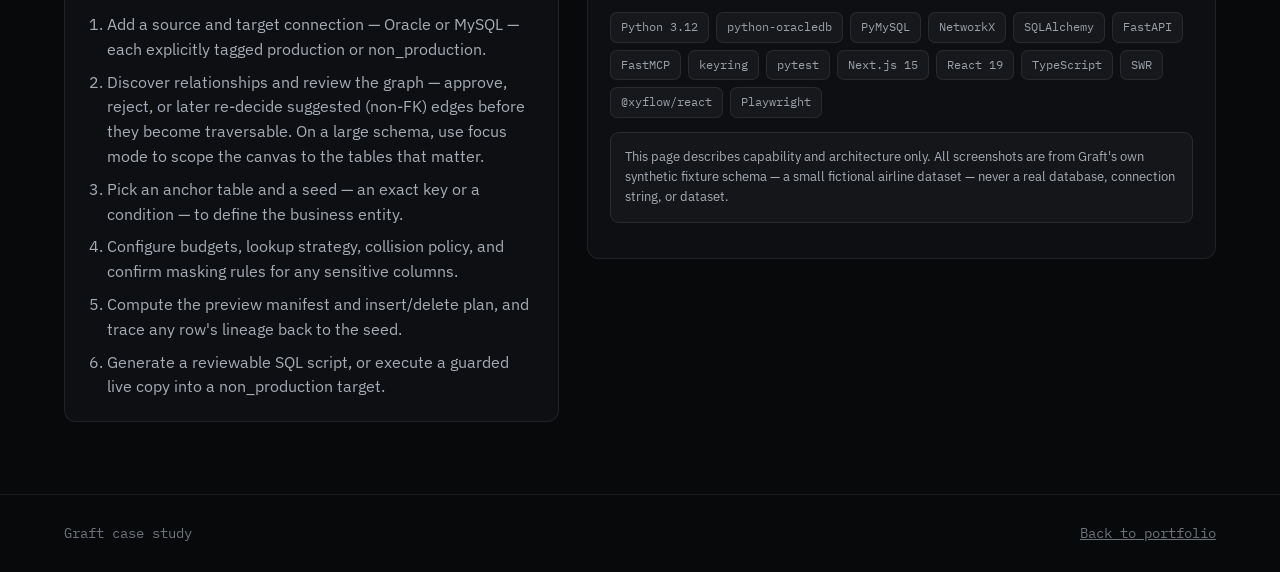
<file: graft.html>
<!doctype html>
<html lang="en">
  <head>
    <meta charset="utf-8">
    <meta name="viewport" content="width=device-width, initial-scale=1">
    <title>Graft Case Study - Justice Gnanamuttu</title>
    <meta name="description" content="Graft case study: an Oracle and MySQL relationship-discovery and safe test-data-provisioning tool that maps live database relationships and generates reviewable extraction scripts for a single business entity.">
    <link rel="icon" href="assets/mockflow-mark.svg" type="image/svg+xml">
    <link rel="preconnect" href="https://fonts.googleapis.com">
    <link rel="preconnect" href="https://fonts.gstatic.com" crossorigin>
    <link href="https://fonts.googleapis.com/css2?family=IBM+Plex+Mono:wght@400;500;600;700&family=IBM+Plex+Sans:wght@400;500;600;700&display=swap" rel="stylesheet">
    <link rel="stylesheet" href="styles.css">
    <style>#screens .project-grid { grid-template-columns: repeat(2, minmax(0, 1fr)); }</style>
  </head>
  <body>
    <header class="site-header">
      <a class="brand" href="index.html" aria-label="Portfolio home">
        <span class="brand-mark">JG</span>
        <span>Justice Gnanamuttu</span>
      </a>
      <nav class="nav" aria-label="Primary">
        <a href="index.html#projects">Projects</a>
        <a href="mockflow.html">MockFlow</a>
        <a href="llm-tcg.html">TestWeave</a>
        <a href="db-compare.html">Parity</a>
        <a href="index.html#contact">Contact</a>
      </nav>
    </header>

    <main>
      <section class="detail-hero">
        <div>
          <a class="breadcrumb" href="index.html">Back to portfolio</a>
          <p class="eyebrow">Relationship discovery &amp; safe test data</p>
          <h1>Graft</h1>
          <p class="lead">An Oracle and MySQL relationship-discovery and safe test-data-provisioning tool. Graft maps real database relationships from live metadata, then generates a reviewable SQL script — or runs a guarded live copy — that pulls one complete business entity out of production and into a non-production environment, instead of testers manually and blindly copying data between environments.</p>
          <div class="button-row">
            <a class="button primary" href="#features">Explore features</a>
            <a class="button" href="#setup">Setup and architecture</a>
          </div>
          <div class="stat-grid">
            <article class="stat"><strong>Oracle + MySQL</strong><span>dialect-aware discovery</span></article>
            <article class="stat"><strong>Row-level</strong><span>closure across the graph</span></article>
            <article class="stat"><strong>Bounded</strong><span>budgets halt, never truncate</span></article>
            <article class="stat"><strong>Guarded</strong><span>code-level prod-write block</span></article>
          </div>
        </div>
        <img src="assets/graft-graph.png" alt="Graft graph explorer showing the fixture schema's tables and tiered relationship edges awaiting review">
      </section>

      <section class="section alt">
        <div class="two-column">
          <div class="section-intro">
            <p class="eyebrow">Problem</p>
            <h2>Recreating one business entity for testing shouldn't require tribal knowledge of the schema.</h2>
            <p>Enterprise Oracle and MySQL databases often have thousands of interconnected tables. Production has complete, realistic data; staging, QA, and UAT environments drift stale over time. Manually figuring out which rows need to travel together to recreate one flight, order, or customer for testing is currently manual, error-prone, slow, and dependent on whoever happens to know the schema best.</p>
          </div>
          <article class="panel">
            <h3>What the tool solves</h3>
            <ul>
              <li>Scans Oracle's or MySQL's data dictionary to discover declared foreign keys automatically, plus heuristic relationships surfaced for human review.</li>
              <li>Builds a dependency graph from approved relationships and computes the full row-level closure for a chosen seed entity.</li>
              <li>Enforces hard row/table/depth budgets that halt and report rather than silently truncating a result set a tester might trust as complete.</li>
              <li>Generates a reviewable, downloadable SQL script, or executes a guarded live copy into a connection explicitly tagged non-production.</li>
              <li>Requires a masking rule on every confirmed sensitive column before an extraction is allowed to proceed.</li>
            </ul>
          </article>
        </div>
      </section>

      <section class="section">
        <div class="section-intro">
          <p class="eyebrow">Case-study snapshot</p>
          <h2>Why this matters for enterprise QA and data provisioning.</h2>
          <p>Graft grew from a real production/non-production drift problem: proving which rows belong together to safely recreate one business entity, without a tester having to trust tribal schema knowledge or copy more than they should. The engine is deterministic end to end — discovery, closure, planning, and masking never depend on an LLM — with AI available only as a read-only, advisory layer for exploration. It has since been run against a real enterprise Oracle schema running to nearly two thousand tables, which directly shaped several of the features below.</p>
        </div>
        <div class="feature-list">
          <article class="panel">
            <h3>Evidence-backed discovery, tested under fire</h3>
            <p>Every relationship edge carries evidence — a constraint name, source line, view name, or statistic. Discovered edges are now also cross-validated against the real scanned schema before they can become an approvable suggestion, closing a gap where a heuristic match could name a column that simply doesn't exist on the claimed table — a real failure mode caught and fixed against a production-scale schema, not a hypothetical.</p>
          </article>
          <article class="panel">
            <h3>Bounded, never-silent extraction — actually enforced</h3>
            <p>Row, table, and depth budgets halt and report when an extraction would exceed them, rather than silently truncating a result set that looks complete but isn't. The depth budget now correctly bounds optional child-table expansion while never limiting mandatory parent inclusion, so a tight budget can never quietly break referential integrity.</p>
          </article>
          <article class="panel">
            <h3>Focus mode for schemas at real scale</h3>
            <p>A live Oracle schema with close to two thousand tables makes an unscoped graph unusable to render or reason about. Selecting one or more tables now scopes the canvas, stats, and side panel to just those tables plus everything reachable upstream and downstream, with an optional hop limit for deeply interconnected schemas.</p>
          </article>
          <article class="panel">
            <h3>Correctable human review</h3>
            <p>An edge approved or rejected in error — often only discoverable once a real extraction hits it — can now be re-decided directly in the Graph Explorer instead of being a one-way decision.</p>
          </article>
          <article class="panel">
            <h3>Code-level prod-write guard</h3>
            <p>Graft refuses to write to a production-tagged connection in code, independent of what the database grants would technically allow — a guard, not just a convention.</p>
          </article>
          <article class="panel">
            <h3>Deterministic first</h3>
            <p>No LLM anywhere in discovery, closure, planning, or masking. AI is advisory-only, available through an MCP server for read-only exploration, never in the execution path.</p>
          </article>
        </div>
      </section>

      <section class="section alt" id="features">
        <div class="section-intro">
          <p class="eyebrow">Feature depth</p>
          <h2>A focused relationship-discovery and extraction workbench.</h2>
        </div>
        <div class="feature-list">
          <article class="panel">
            <h3>Dialect-aware engine</h3>
            <p>A dialect abstraction lets the same engine connect to, discover, and extract from either Oracle or MySQL. Scanning, closure, masking, and ETL are all dialect-aware under the hood, and the Connections screen adapts its form per database type — separate host/port/database fields for MySQL, DSN/TNS for Oracle.</p>
          </article>
          <article class="panel">
            <h3>Automated + heuristic discovery</h3>
            <p>Declared foreign keys are trusted immediately. Heuristic relationships — name similarity, view joins, PL/SQL static and dynamic analysis — are surfaced for human review and never auto-trusted.</p>
          </article>
          <article class="panel">
            <h3>Human-in-the-loop graph review</h3>
            <p>A Next.js Graph Explorer canvas where suggested edges are approved or rejected before they become traversable, and a past decision can be reset and re-made. Approval itself is audited — who, when.</p>
          </article>
          <article class="panel">
            <h3>Row-level closure engine</h3>
            <p>Given a seed — an exact key or a WHERE-clause condition — Graft walks only declared-FK or human-approved edges to compute the exact set of rows that must travel together.</p>
          </article>
          <article class="panel">
            <h3>Insert/delete planning</h3>
            <p>Builds an insert and delete order for the target, handling foreign-key cycles with an explicit, reasoned resolution strategy per cycle.</p>
          </article>
          <article class="panel">
            <h3>Enforced PII masking</h3>
            <p>Scans for sensitive columns by name, comment, and live-data-sampling signals. A confirmed sensitive column with no masking rule blocks extraction outright.</p>
          </article>
          <article class="panel">
            <h3>Reviewable output</h3>
            <p>Produces either a downloadable SQL script for manual review, or a guarded live execute against a connection explicitly tagged non-production — never against production. Manifest and plan output now carry plain-language explanations alongside the raw data.</p>
          </article>
          <article class="panel">
            <h3>Row lineage tracing</h3>
            <p>"Why is this row here?" traces any row in a computed manifest back through the exact chain of relationships that pulled it into the extraction, back to the seed.</p>
          </article>
          <article class="panel">
            <h3>Advisory MCP server</h3>
            <p>Exposes the same discovery, closure, and planning primitives read-only to AI coding agents for "explain why this row is included" style questions — never write access.</p>
          </article>
          <article class="panel">
            <h3>Canvas &amp; connection polish</h3>
            <p>Zoom controls (25%-200%) and a collapsible legend keep the Graph Explorer usable on dense schemas. An Oracle connection can also specify a schema/owner override, for the common case of connecting as a grants-only user rather than the schema owner.</p>
          </article>
        </div>
      </section>

      <section class="section" id="screens">
        <div class="section-intro">
          <p class="eyebrow">Product view</p>
          <h2>From connection to a reviewable extraction plan.</h2>
          <p>Screens from a locally-running instance, seeded entirely from Graft's own synthetic fixture schema — a small fictional airline dataset. No real connection strings, schemas, or records.</p>
        </div>
        <div class="project-grid">
          <article class="project-card">
            <img src="assets/graft-connections.png" alt="Graft connections screen with an Oracle non-production demo connection, schema/owner override field, and connection test result">
            <div class="body">
              <h3>Connections — Oracle</h3>
              <p>Each saved connection is tagged production or non_production. An optional schema/owner override covers connecting as a grants-only user reading a different schema's tables.</p>
            </div>
          </article>
          <article class="project-card">
            <img src="assets/graft-mysql.png" alt="Graft connections screen with the database type switched to MySQL, showing separate host, port, and database fields">
            <div class="body">
              <h3>Connections — MySQL</h3>
              <p>Switching database type re-shapes the form to MySQL's own connection fields — separate host, port, and database name — behind the same dialect-aware engine as Oracle.</p>
            </div>
          </article>
          <article class="project-card">
            <img src="assets/graft-graph.png" alt="Graft graph explorer showing the fixture schema's twelve tables, tiered relationship edges, and edges awaiting review">
            <div class="body">
              <h3>Graph Explorer</h3>
              <p>Every discovered table and edge, tiered by confidence from a declared foreign key down to an LLM suggestion, with suggested (non-FK) edges held out for explicit approval.</p>
            </div>
          </article>
          <article class="project-card">
            <img src="assets/graft-focus.png" alt="Graft graph explorer in focus mode, scoped to two selected tables and everything reachable within one hop">
            <div class="body">
              <h3>Graph Explorer — focus mode</h3>
              <p>Scopes the canvas, stats, and side panel to selected tables plus everything reachable upstream and downstream, with an optional hop limit — built for schemas too large to render whole.</p>
            </div>
          </article>
          <article class="project-card">
            <img src="assets/graft-extract-wizard.png" alt="Graft extract wizard step 2, entity and seed selection, with FLIGHTS as the anchor table and seed key 1001">
            <div class="body">
              <h3>Extract wizard — entity &amp; seed</h3>
              <p>Pick an anchor table and either an exact key or a condition — here, the fixture's own "Flight 1001" example — to define the business entity being extracted.</p>
            </div>
          </article>
          <article class="project-card">
            <img src="assets/graft-preview.png" alt="Graft extract wizard step 4, preview and output, ready to compute the row-level manifest and extraction plan">
            <div class="body">
              <h3>Preview &amp; output</h3>
              <p>Computes the row-level manifest and insert/delete plan for review, then generates a downloadable SQL script or runs a guarded live copy into a non-production target.</p>
            </div>
          </article>
        </div>
      </section>

      <section class="section alt">
        <div class="two-column">
          <div>
            <p class="eyebrow">Architecture</p>
            <h2>Five deterministic stages behind a thin API and Next.js UI.</h2>
            <p class="lead">Each stage is its own package in the engine, with the FastAPI layer serializing existing engine calls rather than owning new business logic, and an MCP server exposing the same primitives read-only to AI agents.</p>
          </div>
          <div class="panel architecture">
            <div class="flow-row">
              <div class="flow-box"><strong>Scanner</strong><br>Reads Oracle's or MySQL's data dictionary, through a shared dialect abstraction, into a versioned, drift-watermarked metadata snapshot.</div>
              <div class="flow-arrow">-&gt;</div>
              <div class="flow-box"><strong>Discovery</strong><br>Declared FKs plus heuristic sources, merged into one evidence-backed, confidence-tiered graph.</div>
            </div>
            <div class="flow-row">
              <div class="flow-box"><strong>Graph review</strong><br>Next.js canvas where a human approves or rejects suggested edges before they become traversable.</div>
              <div class="flow-arrow">-&gt;</div>
              <div class="flow-box"><strong>Closure + planning</strong><br>Walks only trusted edges under budgets to compute the row set and insert/delete order.</div>
            </div>
            <div class="flow-row">
              <div class="flow-box"><strong>Masking + ETL</strong><br>Sensitive columns must be classified and given a masking rule before a load plan is generated.</div>
              <div class="flow-arrow">-&gt;</div>
              <div class="flow-box"><strong>Script or guarded execute</strong><br>Downloadable SQL, or a live copy enforced to land only on a non_production target.</div>
            </div>
          </div>
        </div>
      </section>

      <section class="section" id="setup">
        <div class="two-column">
          <div class="panel">
            <h2>Setup and use</h2>
            <ol>
              <li>Add a source and target connection — Oracle or MySQL — each explicitly tagged production or non_production.</li>
              <li>Discover relationships and review the graph — approve, reject, or later re-decide suggested (non-FK) edges before they become traversable. On a large schema, use focus mode to scope the canvas to the tables that matter.</li>
              <li>Pick an anchor table and a seed — an exact key or a condition — to define the business entity.</li>
              <li>Configure budgets, lookup strategy, collision policy, and confirm masking rules for any sensitive columns.</li>
              <li>Compute the preview manifest and insert/delete plan, and trace any row's lineage back to the seed.</li>
              <li>Generate a reviewable SQL script, or execute a guarded live copy into a non_production target.</li>
            </ol>
          </div>
          <div class="panel">
            <h2>Tech stack</h2>
            <div class="meta">
              <span>Python 3.12</span>
              <span>python-oracledb</span>
              <span>PyMySQL</span>
              <span>NetworkX</span>
              <span>SQLAlchemy</span>
              <span>FastAPI</span>
              <span>FastMCP</span>
              <span>keyring</span>
              <span>pytest</span>
              <span>Next.js 15</span>
              <span>React 19</span>
              <span>TypeScript</span>
              <span>SWR</span>
              <span>@xyflow/react</span>
              <span>Playwright</span>
            </div>
            <p class="safety-note">This page describes capability and architecture only. All screenshots are from Graft's own synthetic fixture schema — a small fictional airline dataset — never a real database, connection string, or dataset.</p>
          </div>
        </div>
      </section>
    </main>

    <footer class="site-footer">
      <span>Graft case study</span>
      <span><a href="index.html">Back to portfolio</a></span>
    </footer>
    <script src="app.js"></script>
  </body>
</html>
</file>
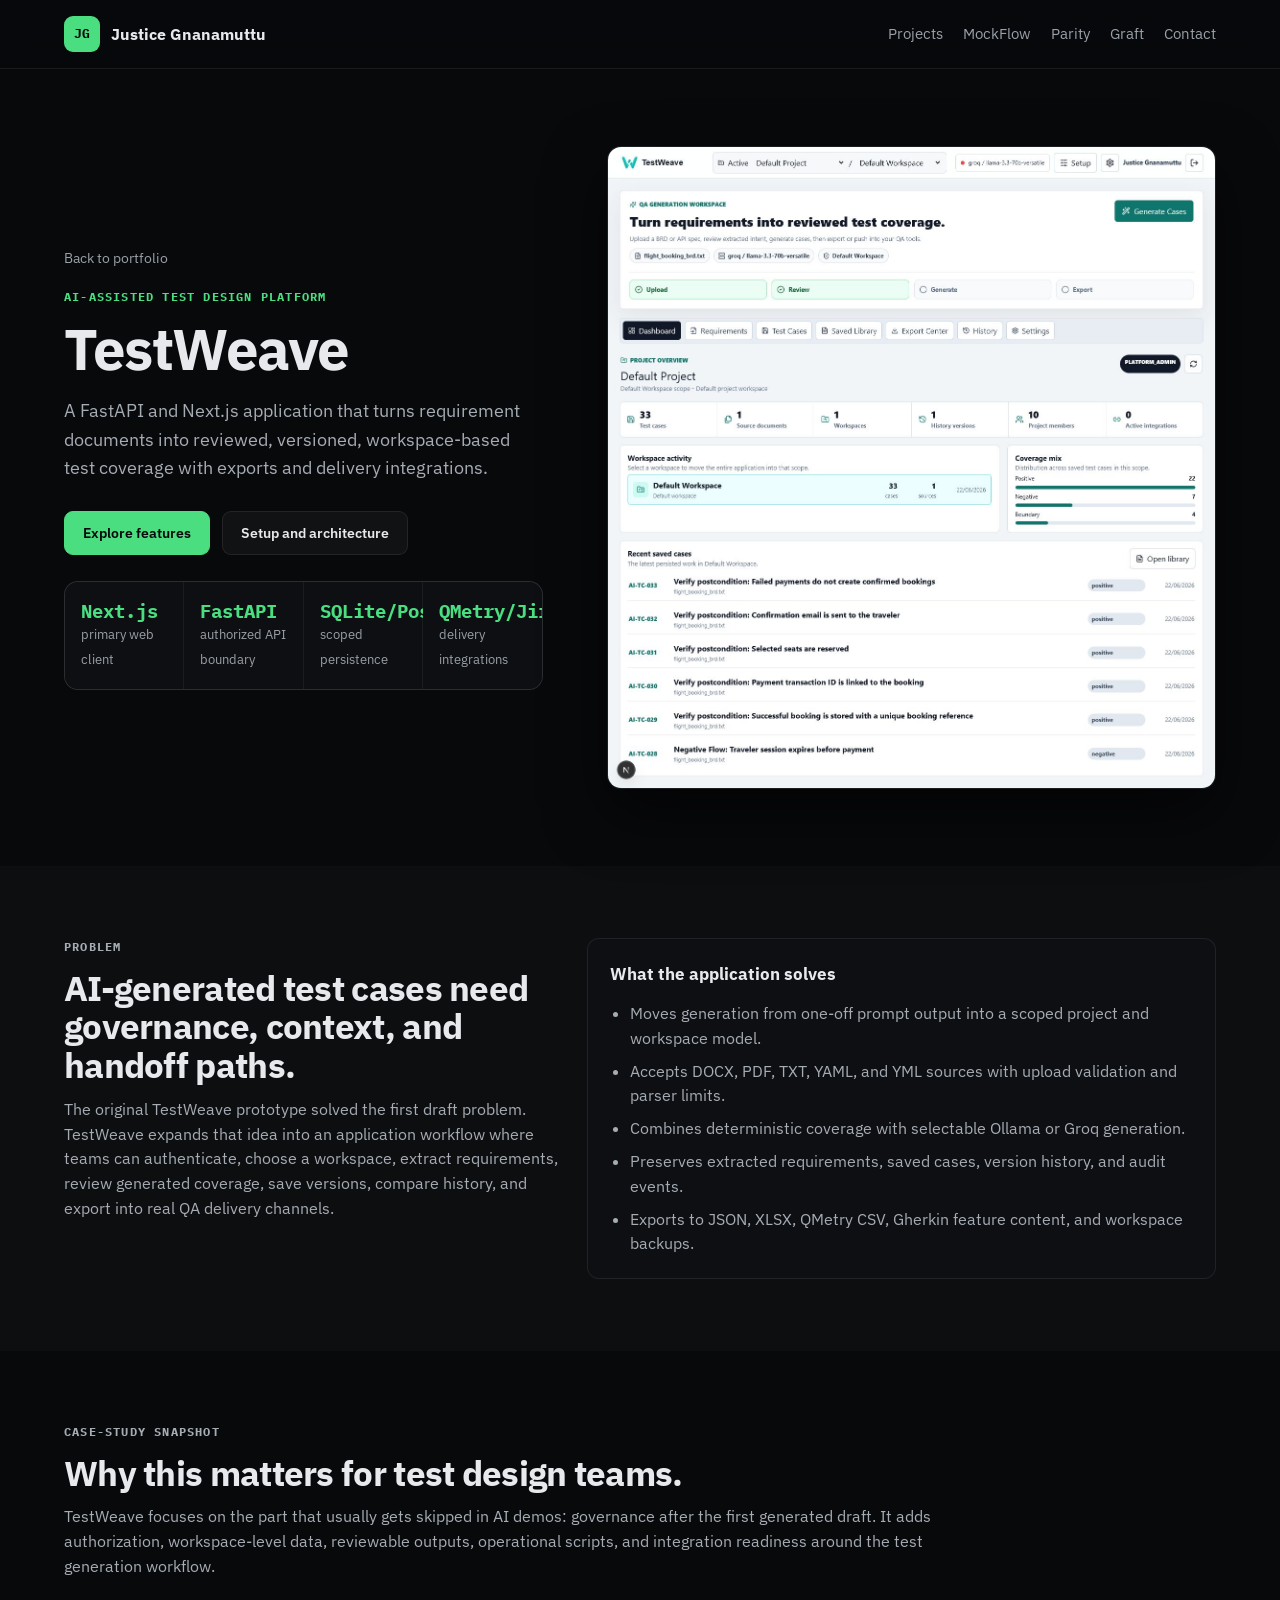
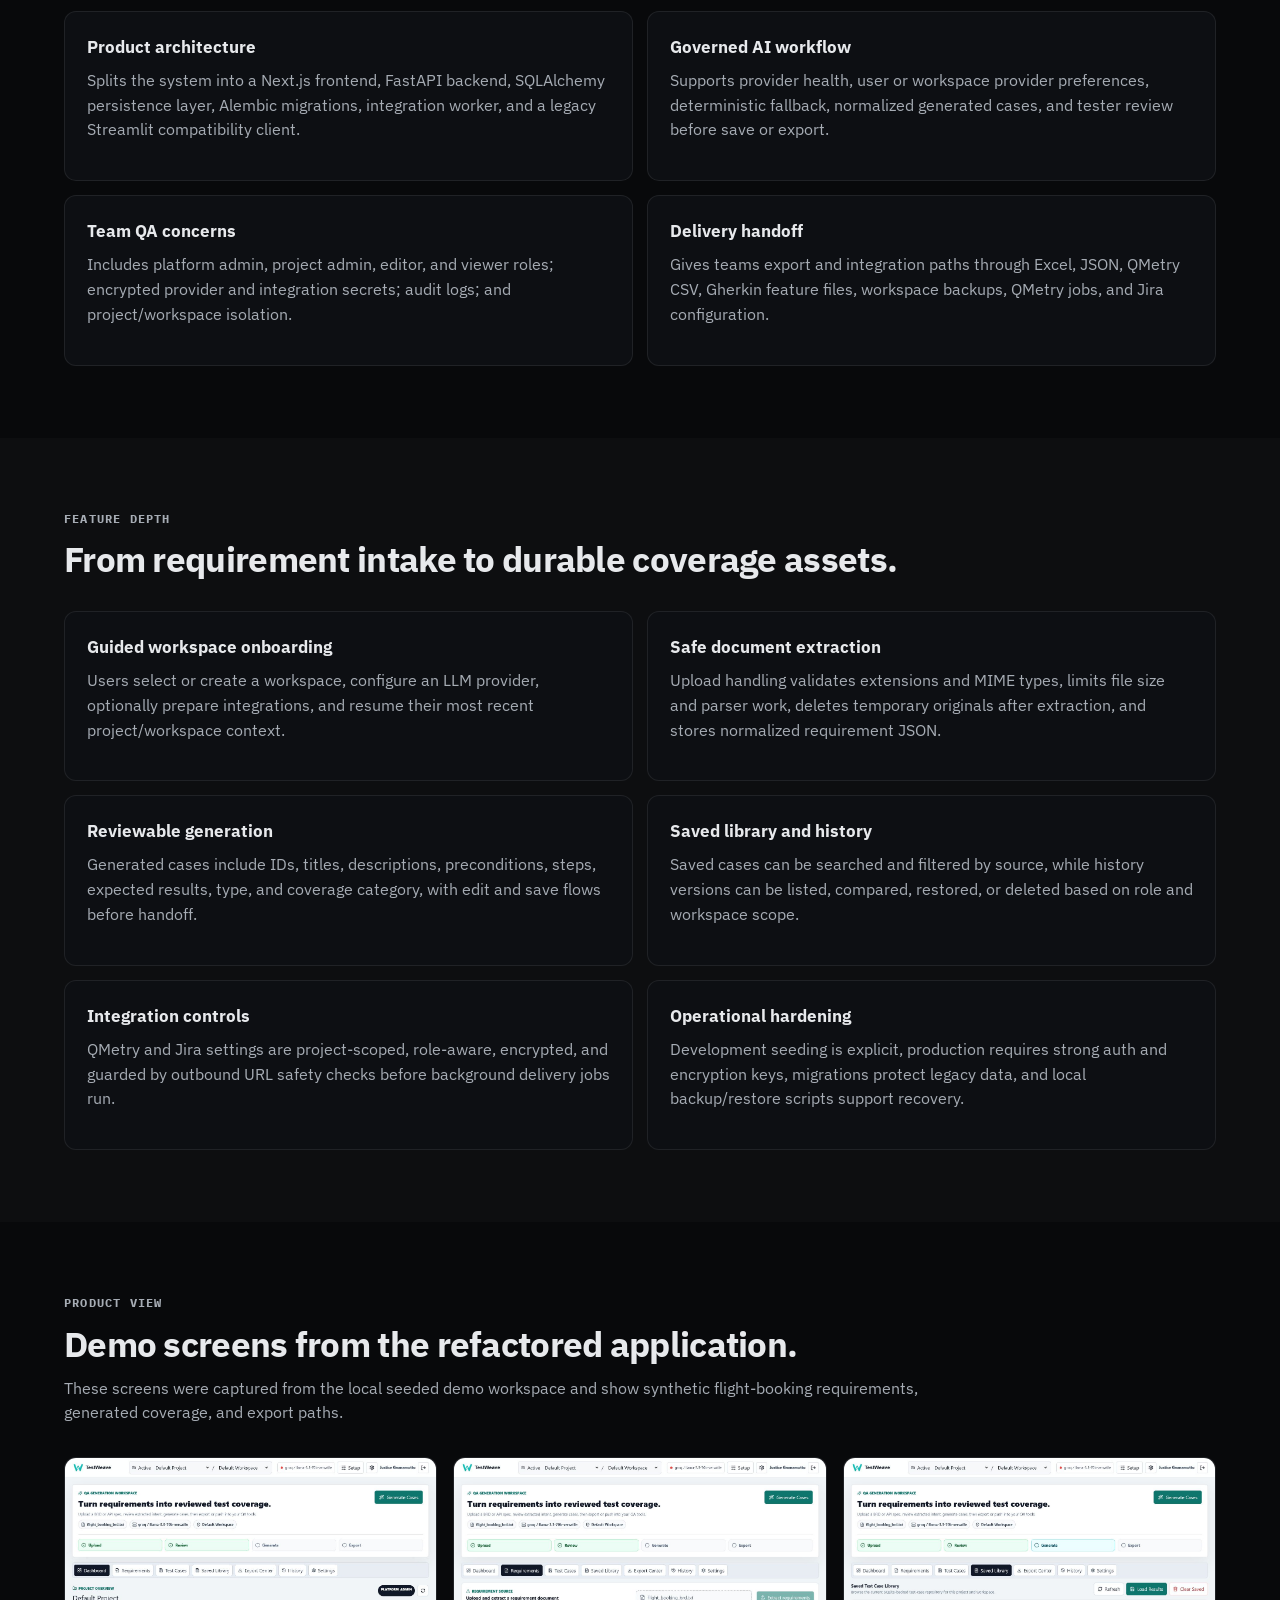
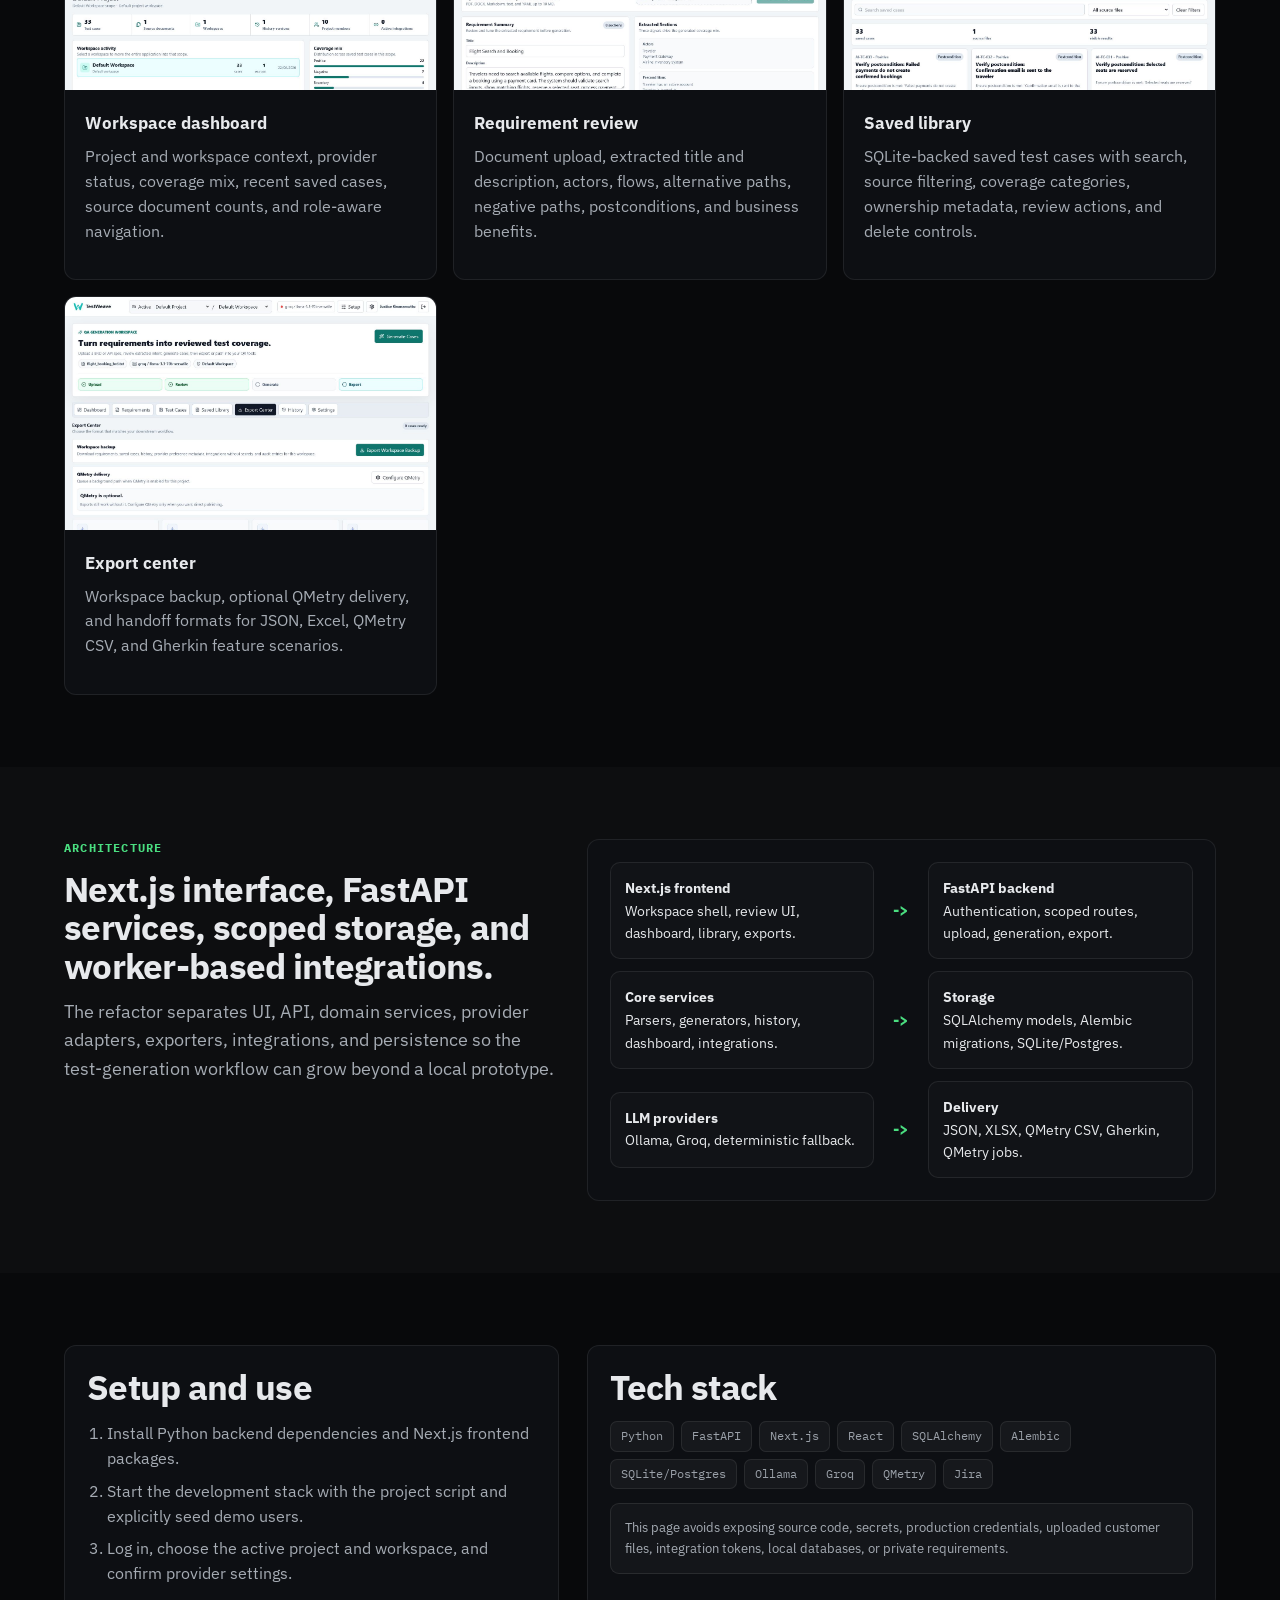
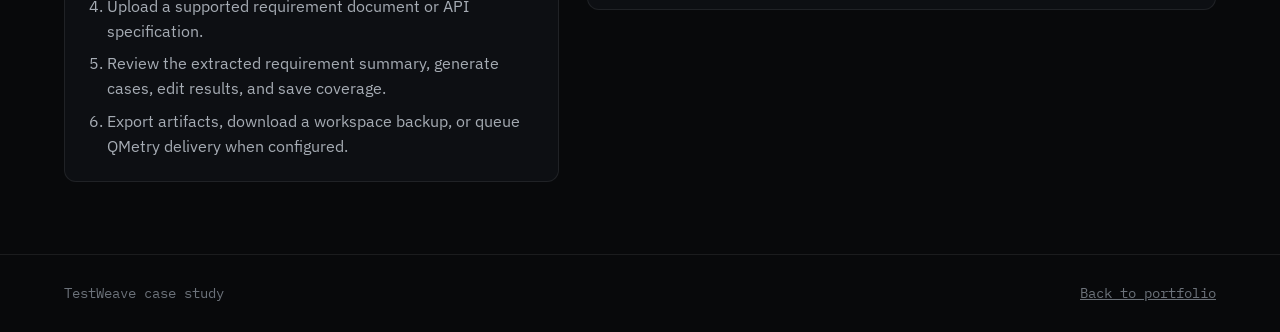
<file: llm-tcg.html>
<!doctype html>
<html lang="en">
  <head>
    <meta charset="utf-8">
    <meta name="viewport" content="width=device-width, initial-scale=1">
    <title>TestWeave Case Study - Justice Gnanamuttu</title>
    <meta name="description" content="TestWeave case study: FastAPI and Next.js QA platform for extracting requirements, generating reviewed test coverage, preserving workspace history, and exporting to delivery tools.">
    <link rel="icon" href="assets/mockflow-mark.svg" type="image/svg+xml">
    <link rel="preconnect" href="https://fonts.googleapis.com">
    <link rel="preconnect" href="https://fonts.gstatic.com" crossorigin>
    <link href="https://fonts.googleapis.com/css2?family=IBM+Plex+Mono:wght@400;500;600;700&family=IBM+Plex+Sans:wght@400;500;600;700&display=swap" rel="stylesheet">
    <link rel="stylesheet" href="styles.css">
  </head>
  <body>
    <header class="site-header">
      <a class="brand" href="index.html" aria-label="Portfolio home">
        <span class="brand-mark">JG</span>
        <span>Justice Gnanamuttu</span>
      </a>
      <nav class="nav" aria-label="Primary">
        <a href="index.html#projects">Projects</a>
        <a href="mockflow.html">MockFlow</a>
        <a href="db-compare.html">Parity</a>
        <a href="graft.html">Graft</a>
        <a href="index.html#contact">Contact</a>
      </nav>
    </header>

    <main>
      <section class="detail-hero">
        <div>
          <a class="breadcrumb" href="index.html">Back to portfolio</a>
          <p class="eyebrow">AI-assisted test design platform</p>
          <h1>TestWeave</h1>
          <p class="lead">A FastAPI and Next.js application that turns requirement documents into reviewed, versioned, workspace-based test coverage with exports and delivery integrations.</p>
          <div class="button-row">
            <a class="button primary" href="#features">Explore features</a>
            <a class="button" href="#setup">Setup and architecture</a>
          </div>
          <div class="stat-grid">
            <article class="stat"><strong>Next.js</strong><span>primary web client</span></article>
            <article class="stat"><strong>FastAPI</strong><span>authorized API boundary</span></article>
            <article class="stat"><strong>SQLite/Postgres</strong><span>scoped persistence</span></article>
            <article class="stat"><strong>QMetry/Jira</strong><span>delivery integrations</span></article>
          </div>
        </div>
        <img src="assets/testweave-dashboard.png" alt="TestWeave dashboard with workspace coverage metrics">
      </section>

      <section class="section alt">
        <div class="two-column">
          <div class="section-intro">
            <p class="eyebrow">Problem</p>
            <h2>AI-generated test cases need governance, context, and handoff paths.</h2>
            <p>The original TestWeave prototype solved the first draft problem. TestWeave expands that idea into an application workflow where teams can authenticate, choose a workspace, extract requirements, review generated coverage, save versions, compare history, and export into real QA delivery channels.</p>
          </div>
          <article class="panel">
            <h3>What the application solves</h3>
            <ul>
              <li>Moves generation from one-off prompt output into a scoped project and workspace model.</li>
              <li>Accepts DOCX, PDF, TXT, YAML, and YML sources with upload validation and parser limits.</li>
              <li>Combines deterministic coverage with selectable Ollama or Groq generation.</li>
              <li>Preserves extracted requirements, saved cases, version history, and audit events.</li>
              <li>Exports to JSON, XLSX, QMetry CSV, Gherkin feature content, and workspace backups.</li>
            </ul>
          </article>
        </div>
      </section>

      <section class="section">
        <div class="section-intro">
          <p class="eyebrow">Case-study snapshot</p>
          <h2>Why this matters for test design teams.</h2>
          <p>TestWeave focuses on the part that usually gets skipped in AI demos: governance after the first generated draft. It adds authorization, workspace-level data, reviewable outputs, operational scripts, and integration readiness around the test generation workflow.</p>
        </div>
        <div class="feature-list">
          <article class="panel">
            <h3>Product architecture</h3>
            <p>Splits the system into a Next.js frontend, FastAPI backend, SQLAlchemy persistence layer, Alembic migrations, integration worker, and a legacy Streamlit compatibility client.</p>
          </article>
          <article class="panel">
            <h3>Governed AI workflow</h3>
            <p>Supports provider health, user or workspace provider preferences, deterministic fallback, normalized generated cases, and tester review before save or export.</p>
          </article>
          <article class="panel">
            <h3>Team QA concerns</h3>
            <p>Includes platform admin, project admin, editor, and viewer roles; encrypted provider and integration secrets; audit logs; and project/workspace isolation.</p>
          </article>
          <article class="panel">
            <h3>Delivery handoff</h3>
            <p>Gives teams export and integration paths through Excel, JSON, QMetry CSV, Gherkin feature files, workspace backups, QMetry jobs, and Jira configuration.</p>
          </article>
        </div>
      </section>

      <section class="section alt" id="features">
        <div class="section-intro">
          <p class="eyebrow">Feature depth</p>
          <h2>From requirement intake to durable coverage assets.</h2>
        </div>
        <div class="feature-list">
          <article class="panel">
            <h3>Guided workspace onboarding</h3>
            <p>Users select or create a workspace, configure an LLM provider, optionally prepare integrations, and resume their most recent project/workspace context.</p>
          </article>
          <article class="panel">
            <h3>Safe document extraction</h3>
            <p>Upload handling validates extensions and MIME types, limits file size and parser work, deletes temporary originals after extraction, and stores normalized requirement JSON.</p>
          </article>
          <article class="panel">
            <h3>Reviewable generation</h3>
            <p>Generated cases include IDs, titles, descriptions, preconditions, steps, expected results, type, and coverage category, with edit and save flows before handoff.</p>
          </article>
          <article class="panel">
            <h3>Saved library and history</h3>
            <p>Saved cases can be searched and filtered by source, while history versions can be listed, compared, restored, or deleted based on role and workspace scope.</p>
          </article>
          <article class="panel">
            <h3>Integration controls</h3>
            <p>QMetry and Jira settings are project-scoped, role-aware, encrypted, and guarded by outbound URL safety checks before background delivery jobs run.</p>
          </article>
          <article class="panel">
            <h3>Operational hardening</h3>
            <p>Development seeding is explicit, production requires strong auth and encryption keys, migrations protect legacy data, and local backup/restore scripts support recovery.</p>
          </article>
        </div>
      </section>

      <section class="section">
        <div class="section-intro">
          <p class="eyebrow">Product view</p>
          <h2>Demo screens from the refactored application.</h2>
          <p>These screens were captured from the local seeded demo workspace and show synthetic flight-booking requirements, generated coverage, and export paths.</p>
        </div>
        <div class="project-grid">
          <article class="project-card">
            <img src="assets/testweave-dashboard.png" alt="TestWeave dashboard screenshot">
            <div class="body">
              <h3>Workspace dashboard</h3>
              <p>Project and workspace context, provider status, coverage mix, recent saved cases, source document counts, and role-aware navigation.</p>
            </div>
          </article>
          <article class="project-card">
            <img src="assets/testweave-requirements.png" alt="TestWeave requirements extraction screen">
            <div class="body">
              <h3>Requirement review</h3>
              <p>Document upload, extracted title and description, actors, flows, alternative paths, negative paths, postconditions, and business benefits.</p>
            </div>
          </article>
          <article class="project-card">
            <img src="assets/testweave-library.png" alt="TestWeave saved test case library">
            <div class="body">
              <h3>Saved library</h3>
              <p>SQLite-backed saved test cases with search, source filtering, coverage categories, ownership metadata, review actions, and delete controls.</p>
            </div>
          </article>
          <article class="project-card">
            <img src="assets/testweave-export-center.png" alt="TestWeave export center">
            <div class="body">
              <h3>Export center</h3>
              <p>Workspace backup, optional QMetry delivery, and handoff formats for JSON, Excel, QMetry CSV, and Gherkin feature scenarios.</p>
            </div>
          </article>
        </div>
      </section>

      <section class="section alt">
        <div class="two-column">
          <div>
            <p class="eyebrow">Architecture</p>
            <h2>Next.js interface, FastAPI services, scoped storage, and worker-based integrations.</h2>
            <p class="lead">The refactor separates UI, API, domain services, provider adapters, exporters, integrations, and persistence so the test-generation workflow can grow beyond a local prototype.</p>
          </div>
          <div class="panel architecture">
            <div class="flow-row">
              <div class="flow-box"><strong>Next.js frontend</strong><br>Workspace shell, review UI, dashboard, library, exports.</div>
              <div class="flow-arrow">-&gt;</div>
              <div class="flow-box"><strong>FastAPI backend</strong><br>Authentication, scoped routes, upload, generation, export.</div>
            </div>
            <div class="flow-row">
              <div class="flow-box"><strong>Core services</strong><br>Parsers, generators, history, dashboard, integrations.</div>
              <div class="flow-arrow">-&gt;</div>
              <div class="flow-box"><strong>Storage</strong><br>SQLAlchemy models, Alembic migrations, SQLite/Postgres.</div>
            </div>
            <div class="flow-row">
              <div class="flow-box"><strong>LLM providers</strong><br>Ollama, Groq, deterministic fallback.</div>
              <div class="flow-arrow">-&gt;</div>
              <div class="flow-box"><strong>Delivery</strong><br>JSON, XLSX, QMetry CSV, Gherkin, QMetry jobs.</div>
            </div>
          </div>
        </div>
      </section>

      <section class="section" id="setup">
        <div class="two-column">
          <div class="panel">
            <h2>Setup and use</h2>
            <ol>
              <li>Install Python backend dependencies and Next.js frontend packages.</li>
              <li>Start the development stack with the project script and explicitly seed demo users.</li>
              <li>Log in, choose the active project and workspace, and confirm provider settings.</li>
              <li>Upload a supported requirement document or API specification.</li>
              <li>Review the extracted requirement summary, generate cases, edit results, and save coverage.</li>
              <li>Export artifacts, download a workspace backup, or queue QMetry delivery when configured.</li>
            </ol>
          </div>
          <div class="panel">
            <h2>Tech stack</h2>
            <div class="meta">
              <span>Python</span>
              <span>FastAPI</span>
              <span>Next.js</span>
              <span>React</span>
              <span>SQLAlchemy</span>
              <span>Alembic</span>
              <span>SQLite/Postgres</span>
              <span>Ollama</span>
              <span>Groq</span>
              <span>QMetry</span>
              <span>Jira</span>
            </div>
            <p class="safety-note">This page avoids exposing source code, secrets, production credentials, uploaded customer files, integration tokens, local databases, or private requirements.</p>
          </div>
        </div>
      </section>
    </main>

    <footer class="site-footer">
      <span>TestWeave case study</span>
      <span><a href="index.html">Back to portfolio</a></span>
    </footer>
    <script src="app.js"></script>
  </body>
</html>
</file>
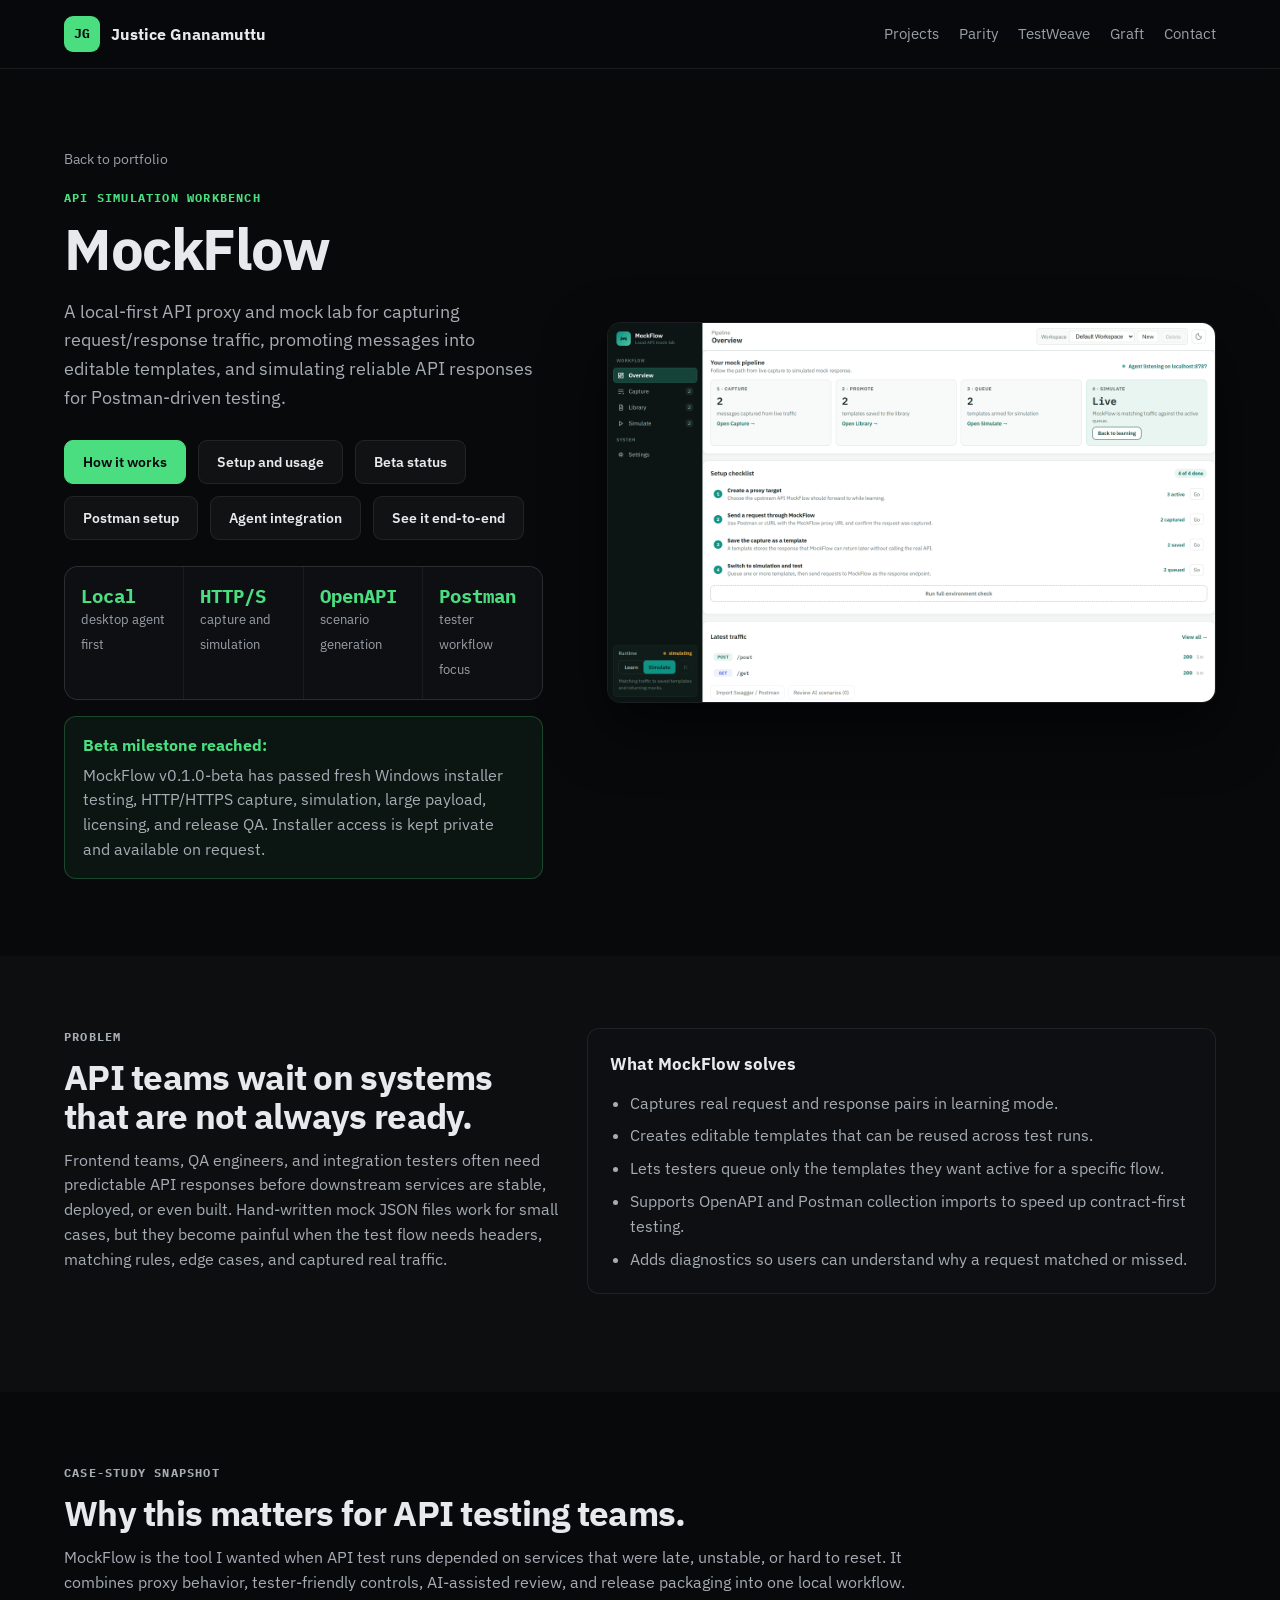
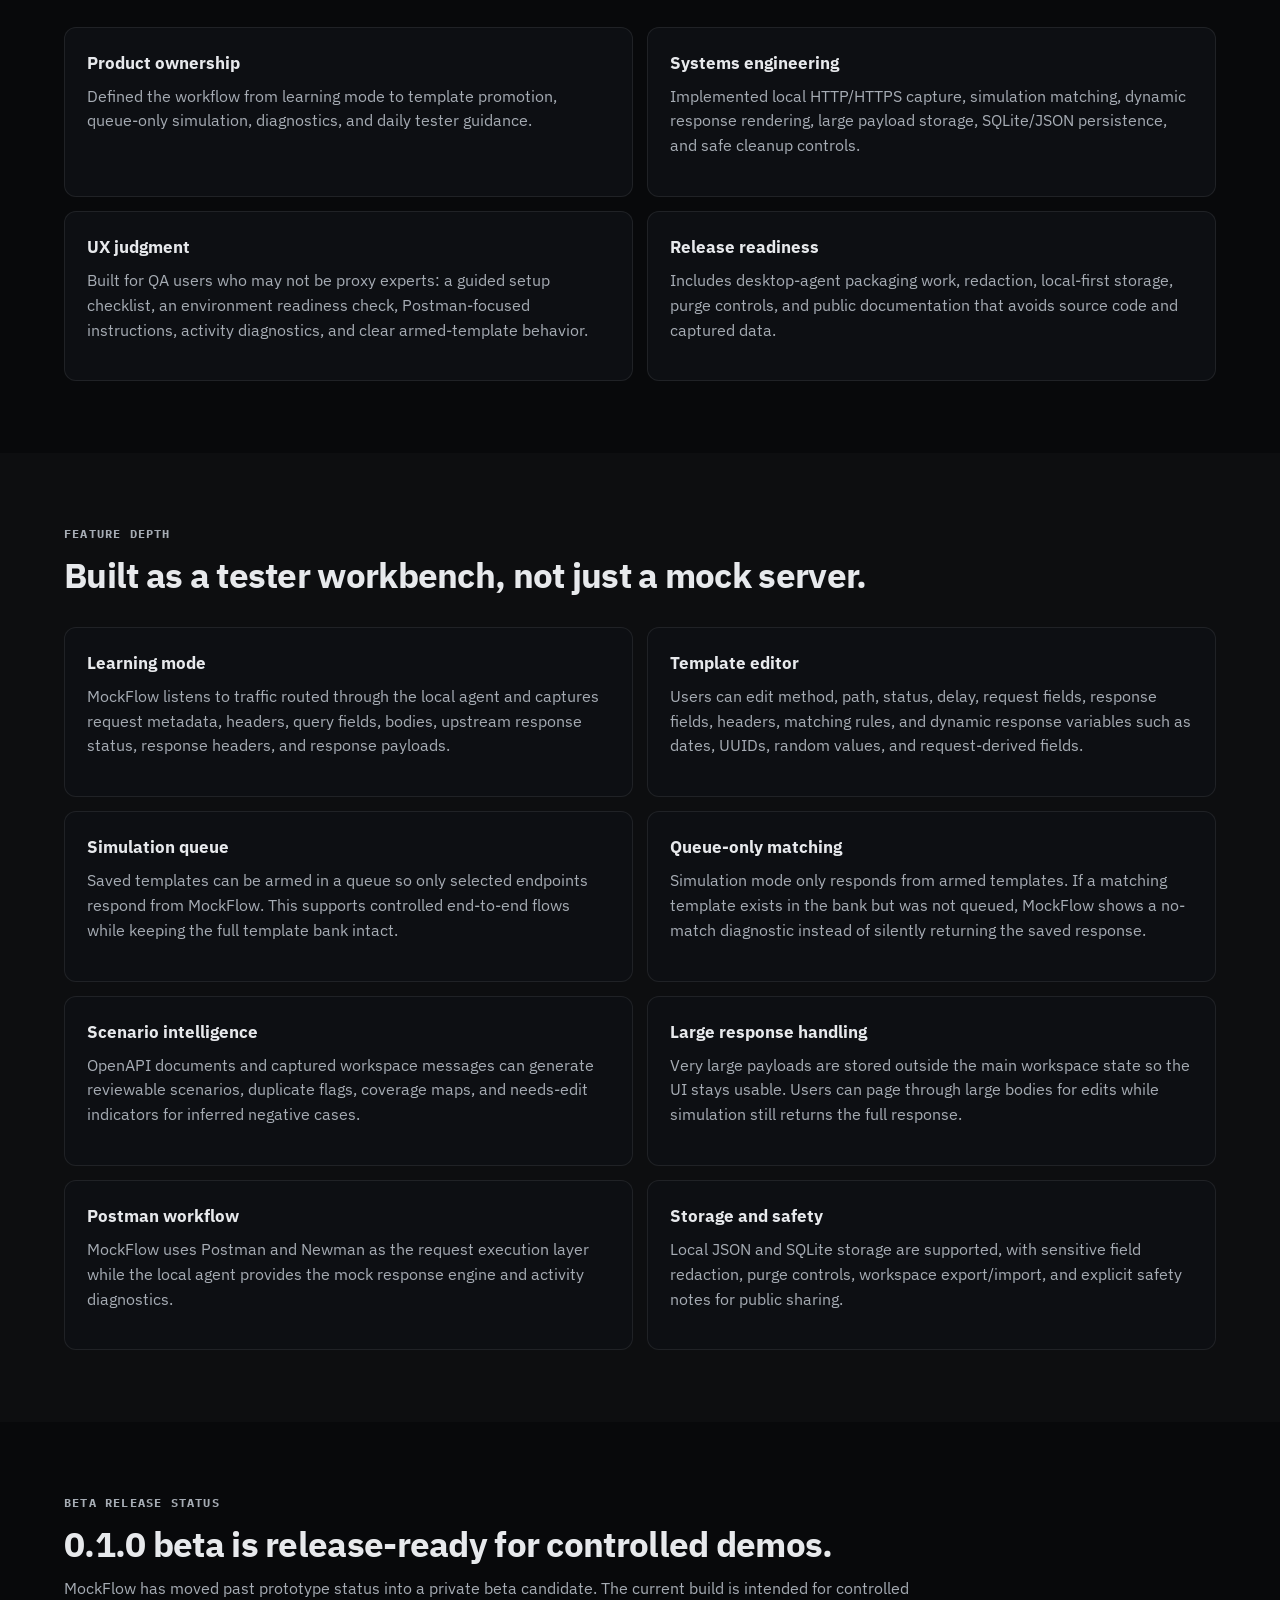
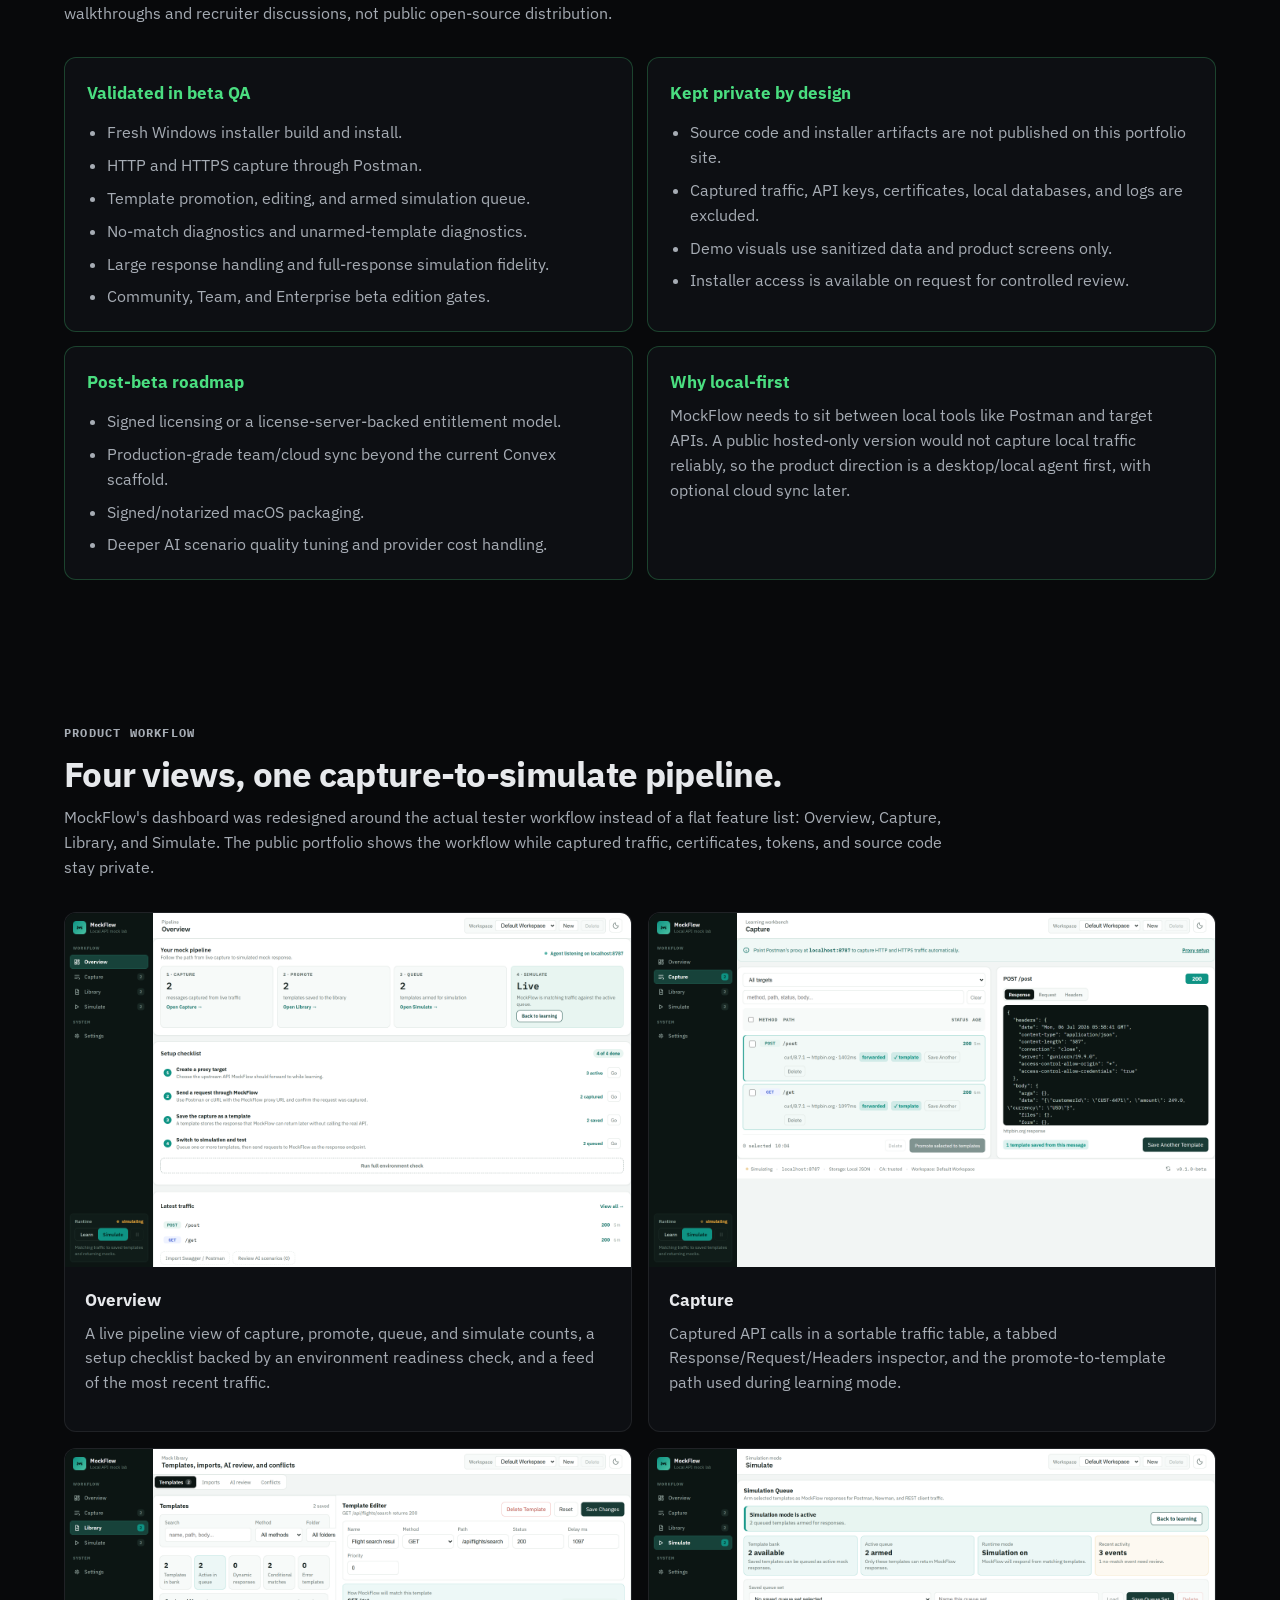
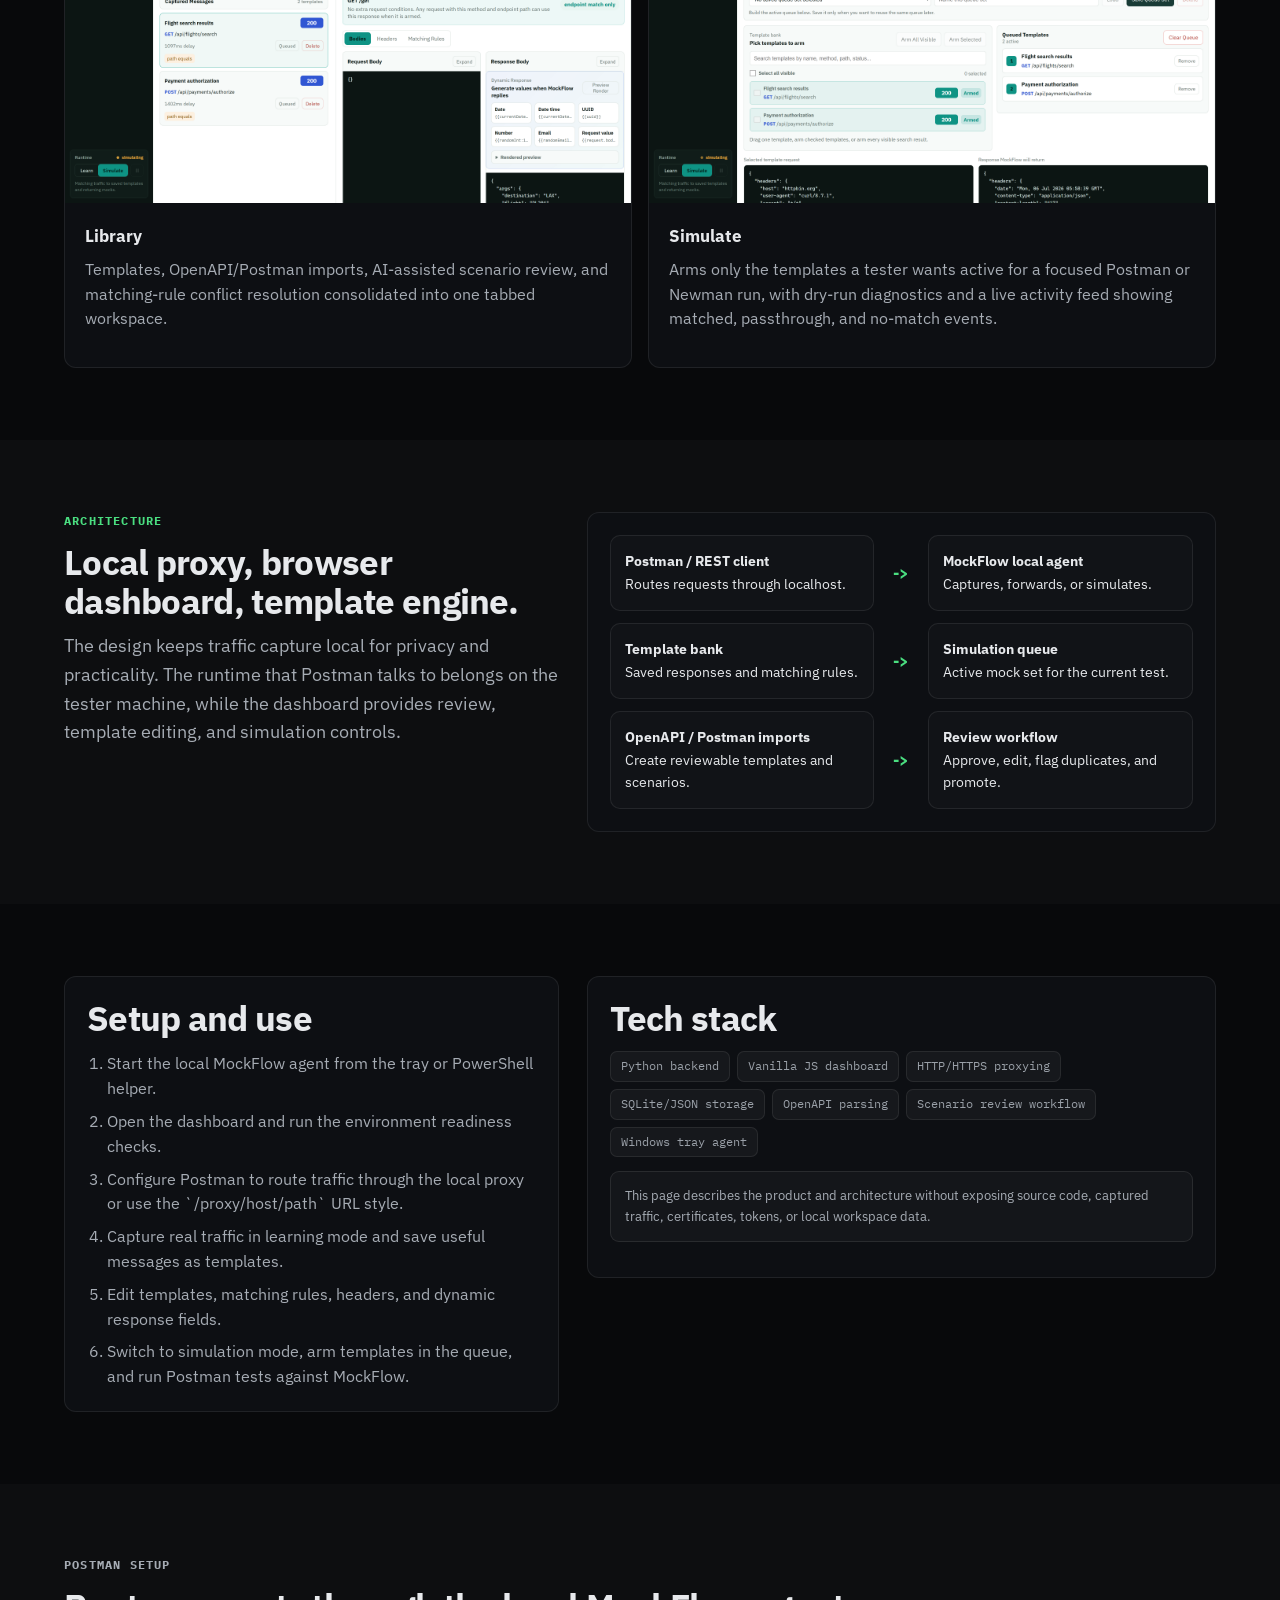
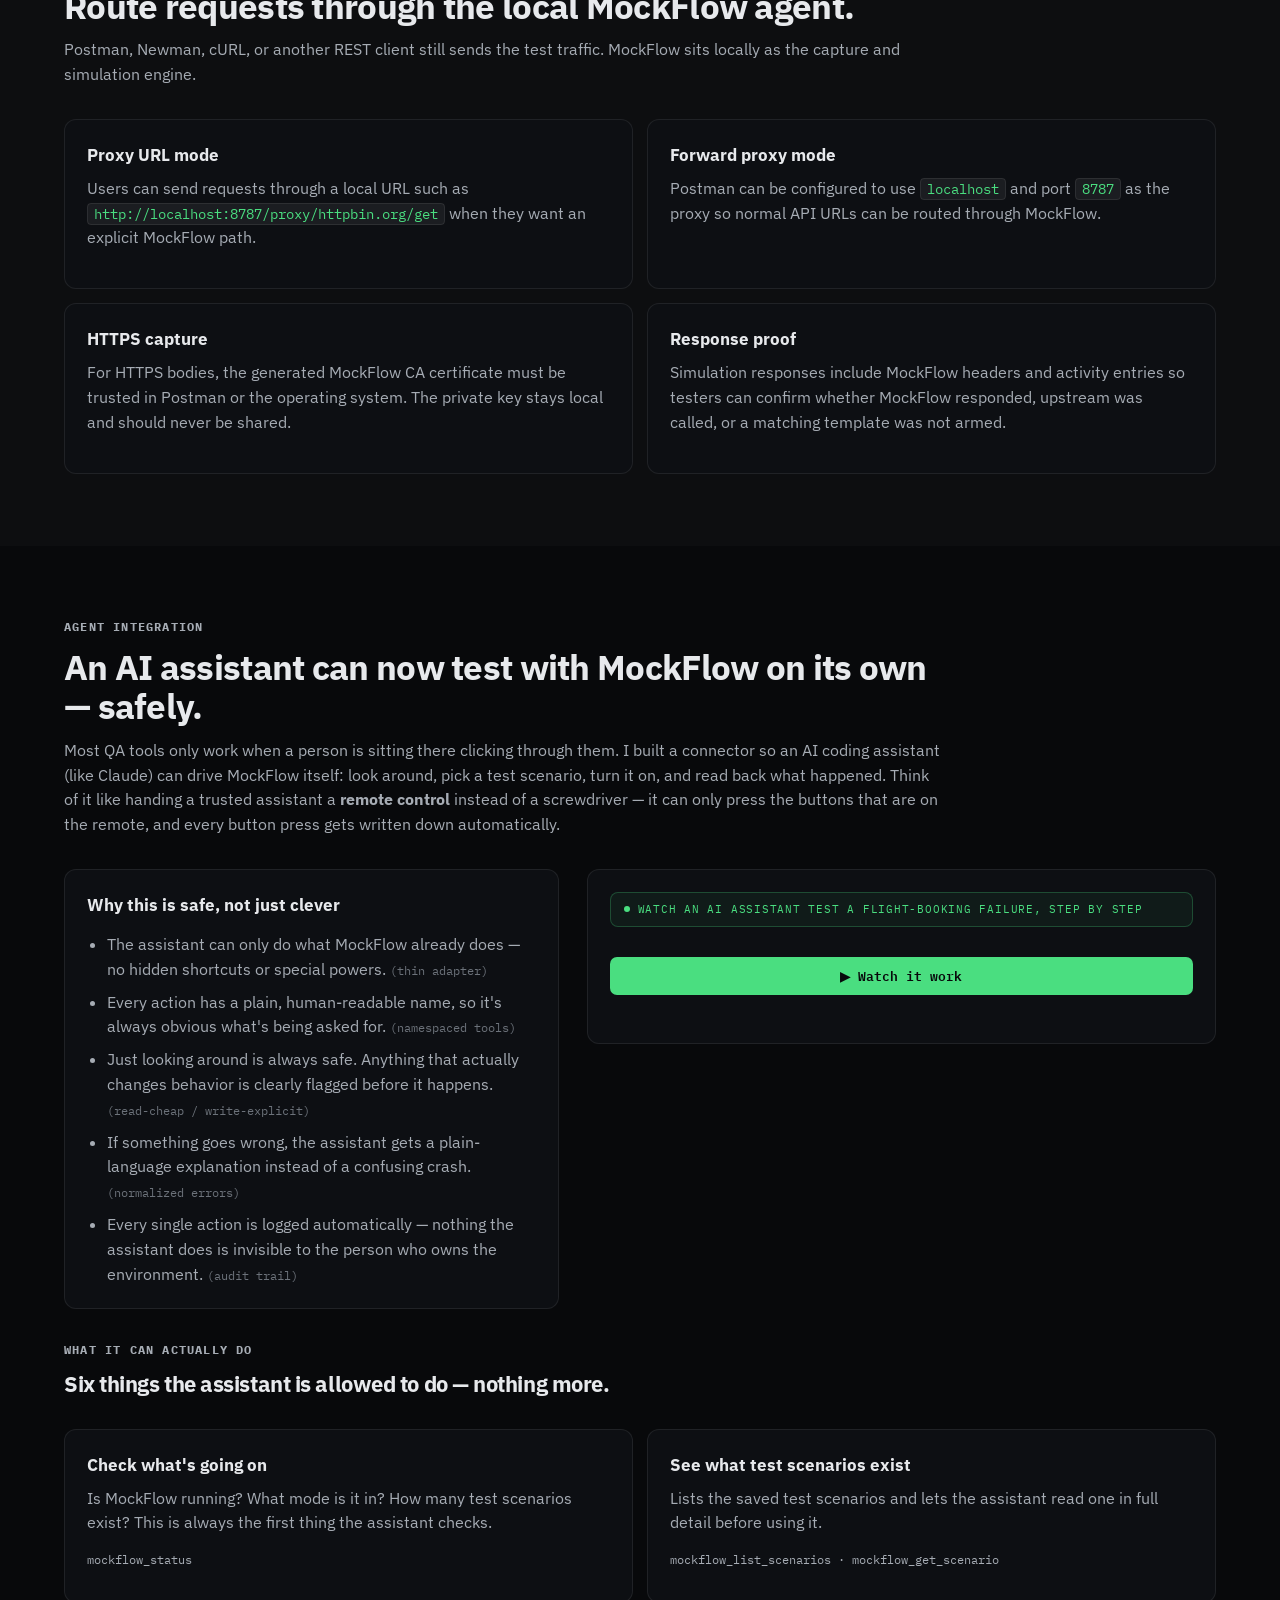
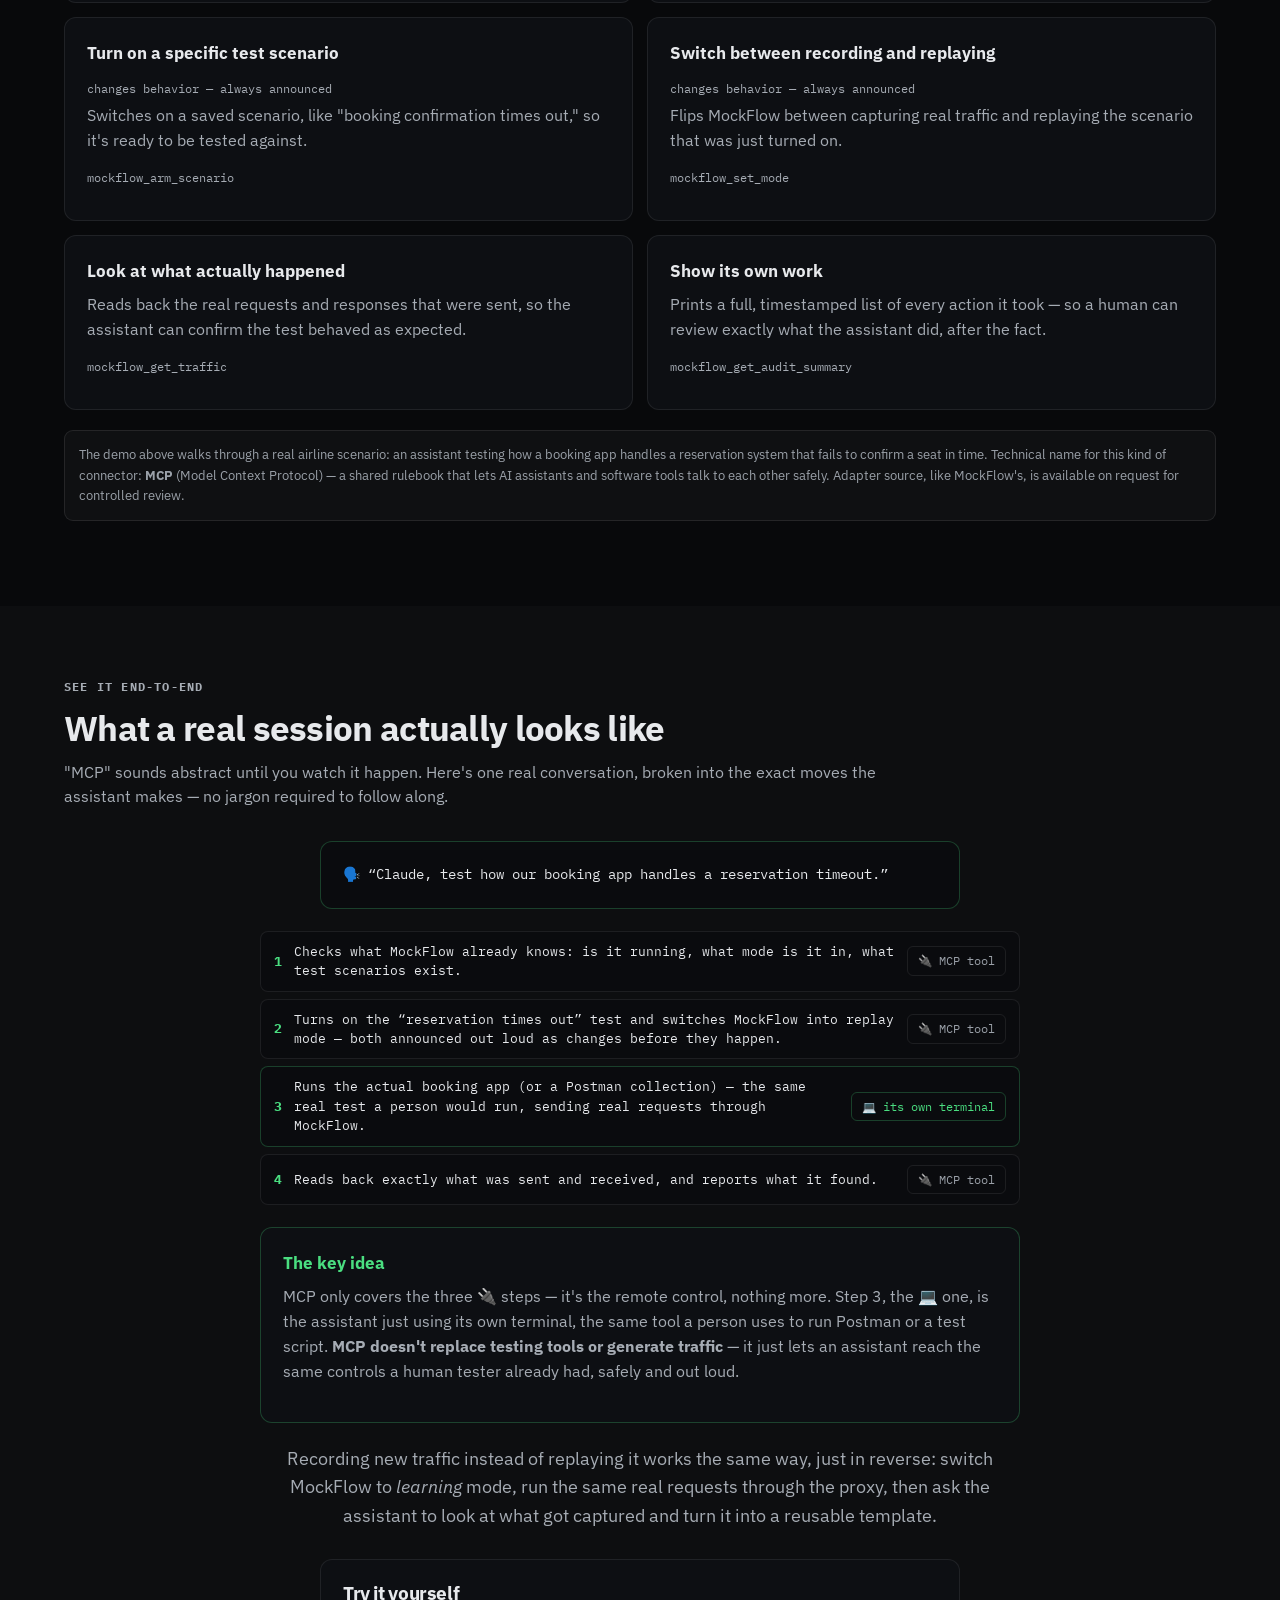
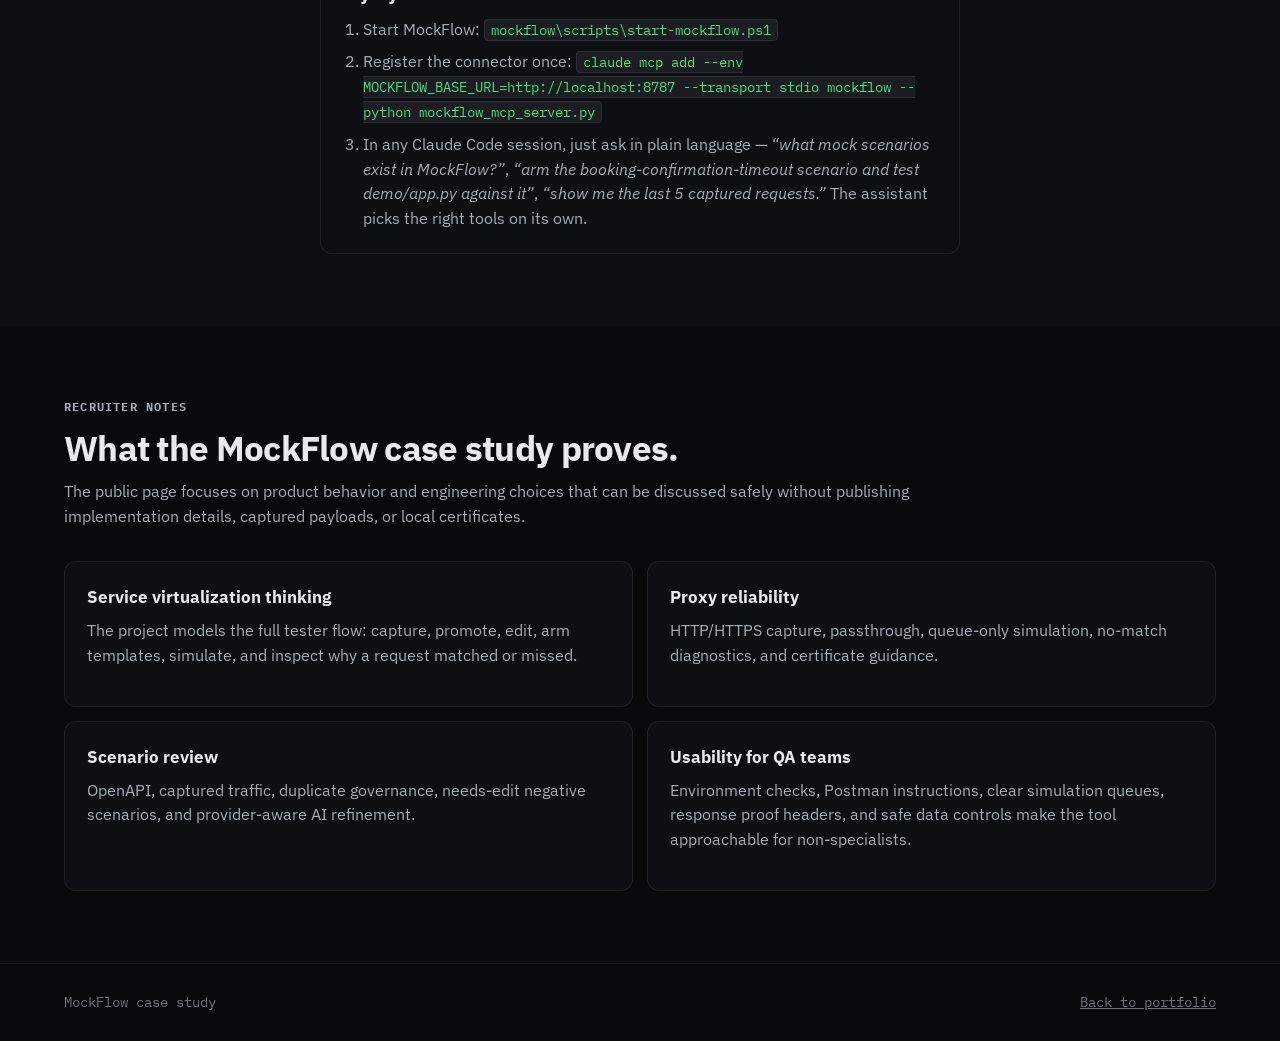
<file: mockflow.html>
<!doctype html>
<html lang="en">
  <head>
    <meta charset="utf-8">
    <meta name="viewport" content="width=device-width, initial-scale=1">
    <title>MockFlow Case Study - Justice Gnanamuttu</title>
    <meta name="description" content="MockFlow case study: local API proxy, learning mode, template bank, simulation queue, OpenAPI intelligence, and Postman-focused testing workflow.">
    <link rel="icon" href="assets/mockflow-mark.svg" type="image/svg+xml">
    <link rel="preconnect" href="https://fonts.googleapis.com">
    <link rel="preconnect" href="https://fonts.gstatic.com" crossorigin>
    <link href="https://fonts.googleapis.com/css2?family=IBM+Plex+Mono:wght@400;500;600;700&family=IBM+Plex+Sans:wght@400;500;600;700&display=swap" rel="stylesheet">
    <link rel="stylesheet" href="styles.css">
    <style>#screens .project-grid { grid-template-columns: repeat(2, minmax(0, 1fr)); }</style>
  </head>
  <body>
    <header class="site-header">
      <a class="brand" href="index.html" aria-label="Portfolio home">
        <span class="brand-mark">JG</span>
        <span>Justice Gnanamuttu</span>
      </a>
      <nav class="nav" aria-label="Primary">
        <a href="index.html#projects">Projects</a>
        <a href="db-compare.html">Parity</a>
        <a href="llm-tcg.html">TestWeave</a>
        <a href="graft.html">Graft</a>
        <a href="index.html#contact">Contact</a>
      </nav>
    </header>

    <main>
      <section class="detail-hero">
        <div>
          <a class="breadcrumb" href="index.html">Back to portfolio</a>
          <p class="eyebrow">API simulation workbench</p>
          <h1>MockFlow</h1>
          <p class="lead">A local-first API proxy and mock lab for capturing request/response traffic, promoting messages into editable templates, and simulating reliable API responses for Postman-driven testing.</p>
          <div class="button-row">
            <a class="button primary" href="#workflow">How it works</a>
            <a class="button" href="#setup">Setup and usage</a>
            <a class="button" href="#release">Beta status</a>
            <a class="button" href="#postman">Postman setup</a>
            <a class="button" href="#agents">Agent integration</a>
            <a class="button" href="#walkthrough">See it end-to-end</a>
          </div>
          <div class="stat-grid">
            <article class="stat"><strong>Local</strong><span>desktop agent first</span></article>
            <article class="stat"><strong>HTTP/S</strong><span>capture and simulation</span></article>
            <article class="stat"><strong>OpenAPI</strong><span>scenario generation</span></article>
            <article class="stat"><strong>Postman</strong><span>tester workflow focus</span></article>
          </div>
          <article class="release-callout">
            <strong>Beta milestone reached:</strong>
            <span>MockFlow v0.1.0-beta has passed fresh Windows installer testing, HTTP/HTTPS capture, simulation, large payload, licensing, and release QA. Installer access is kept private and available on request.</span>
          </article>
        </div>
        <img src="assets/mockflow-overview.png" alt="MockFlow overview dashboard showing the capture-to-simulate pipeline">
      </section>

      <section class="section alt" id="problem">
        <div class="two-column">
          <div class="section-intro">
            <p class="eyebrow">Problem</p>
            <h2>API teams wait on systems that are not always ready.</h2>
            <p>Frontend teams, QA engineers, and integration testers often need predictable API responses before downstream services are stable, deployed, or even built. Hand-written mock JSON files work for small cases, but they become painful when the test flow needs headers, matching rules, edge cases, and captured real traffic.</p>
          </div>
          <article class="panel">
            <h3>What MockFlow solves</h3>
            <ul>
              <li>Captures real request and response pairs in learning mode.</li>
              <li>Creates editable templates that can be reused across test runs.</li>
              <li>Lets testers queue only the templates they want active for a specific flow.</li>
              <li>Supports OpenAPI and Postman collection imports to speed up contract-first testing.</li>
              <li>Adds diagnostics so users can understand why a request matched or missed.</li>
            </ul>
          </article>
        </div>
      </section>

      <section class="section" id="case-study">
        <div class="section-intro">
          <p class="eyebrow">Case-study snapshot</p>
          <h2>Why this matters for API testing teams.</h2>
          <p>MockFlow is the tool I wanted when API test runs depended on services that were late, unstable, or hard to reset. It combines proxy behavior, tester-friendly controls, AI-assisted review, and release packaging into one local workflow.</p>
        </div>
        <div class="feature-list">
          <article class="panel">
            <h3>Product ownership</h3>
            <p>Defined the workflow from learning mode to template promotion, queue-only simulation, diagnostics, and daily tester guidance.</p>
          </article>
          <article class="panel">
            <h3>Systems engineering</h3>
            <p>Implemented local HTTP/HTTPS capture, simulation matching, dynamic response rendering, large payload storage, SQLite/JSON persistence, and safe cleanup controls.</p>
          </article>
          <article class="panel">
            <h3>UX judgment</h3>
            <p>Built for QA users who may not be proxy experts: a guided setup checklist, an environment readiness check, Postman-focused instructions, activity diagnostics, and clear armed-template behavior.</p>
          </article>
          <article class="panel">
            <h3>Release readiness</h3>
            <p>Includes desktop-agent packaging work, redaction, local-first storage, purge controls, and public documentation that avoids source code and captured data.</p>
          </article>
        </div>
      </section>

      <section class="section alt" id="features">
        <div class="section-intro">
          <p class="eyebrow">Feature depth</p>
          <h2>Built as a tester workbench, not just a mock server.</h2>
        </div>
        <div class="feature-list">
          <article class="panel">
            <h3>Learning mode</h3>
            <p>MockFlow listens to traffic routed through the local agent and captures request metadata, headers, query fields, bodies, upstream response status, response headers, and response payloads.</p>
          </article>
          <article class="panel">
            <h3>Template editor</h3>
            <p>Users can edit method, path, status, delay, request fields, response fields, headers, matching rules, and dynamic response variables such as dates, UUIDs, random values, and request-derived fields.</p>
          </article>
          <article class="panel">
            <h3>Simulation queue</h3>
            <p>Saved templates can be armed in a queue so only selected endpoints respond from MockFlow. This supports controlled end-to-end flows while keeping the full template bank intact.</p>
          </article>
          <article class="panel">
            <h3>Queue-only matching</h3>
            <p>Simulation mode only responds from armed templates. If a matching template exists in the bank but was not queued, MockFlow shows a no-match diagnostic instead of silently returning the saved response.</p>
          </article>
          <article class="panel">
            <h3>Scenario intelligence</h3>
            <p>OpenAPI documents and captured workspace messages can generate reviewable scenarios, duplicate flags, coverage maps, and needs-edit indicators for inferred negative cases.</p>
          </article>
          <article class="panel">
            <h3>Large response handling</h3>
            <p>Very large payloads are stored outside the main workspace state so the UI stays usable. Users can page through large bodies for edits while simulation still returns the full response.</p>
          </article>
          <article class="panel">
            <h3>Postman workflow</h3>
            <p>MockFlow uses Postman and Newman as the request execution layer while the local agent provides the mock response engine and activity diagnostics.</p>
          </article>
          <article class="panel">
            <h3>Storage and safety</h3>
            <p>Local JSON and SQLite storage are supported, with sensitive field redaction, purge controls, workspace export/import, and explicit safety notes for public sharing.</p>
          </article>
        </div>
      </section>

      <section class="section" id="release">
        <div class="section-intro">
          <p class="eyebrow">Beta release status</p>
          <h2>0.1.0 beta is release-ready for controlled demos.</h2>
          <p>MockFlow has moved past prototype status into a private beta candidate. The current build is intended for controlled walkthroughs and recruiter discussions, not public open-source distribution.</p>
        </div>
        <div class="feature-list">
          <article class="panel status-panel">
            <h3>Validated in beta QA</h3>
            <ul>
              <li>Fresh Windows installer build and install.</li>
              <li>HTTP and HTTPS capture through Postman.</li>
              <li>Template promotion, editing, and armed simulation queue.</li>
              <li>No-match diagnostics and unarmed-template diagnostics.</li>
              <li>Large response handling and full-response simulation fidelity.</li>
              <li>Community, Team, and Enterprise beta edition gates.</li>
            </ul>
          </article>
          <article class="panel status-panel">
            <h3>Kept private by design</h3>
            <ul>
              <li>Source code and installer artifacts are not published on this portfolio site.</li>
              <li>Captured traffic, API keys, certificates, local databases, and logs are excluded.</li>
              <li>Demo visuals use sanitized data and product screens only.</li>
              <li>Installer access is available on request for controlled review.</li>
            </ul>
          </article>
          <article class="panel status-panel">
            <h3>Post-beta roadmap</h3>
            <ul>
              <li>Signed licensing or a license-server-backed entitlement model.</li>
              <li>Production-grade team/cloud sync beyond the current Convex scaffold.</li>
              <li>Signed/notarized macOS packaging.</li>
              <li>Deeper AI scenario quality tuning and provider cost handling.</li>
            </ul>
          </article>
          <article class="panel status-panel">
            <h3>Why local-first</h3>
            <p>MockFlow needs to sit between local tools like Postman and target APIs. A public hosted-only version would not capture local traffic reliably, so the product direction is a desktop/local agent first, with optional cloud sync later.</p>
          </article>
        </div>
      </section>

      <section class="section" id="screens">
        <div class="section-intro">
          <p class="eyebrow">Product workflow</p>
          <h2>Four views, one capture-to-simulate pipeline.</h2>
          <p>MockFlow's dashboard was redesigned around the actual tester workflow instead of a flat feature list: Overview, Capture, Library, and Simulate. The public portfolio shows the workflow while captured traffic, certificates, tokens, and source code stay private.</p>
        </div>
        <div class="project-grid">
          <article class="project-card">
            <img src="assets/mockflow-overview.png" alt="MockFlow overview screen with pipeline stage cards, setup checklist, and latest traffic">
            <div class="body">
              <h3>Overview</h3>
              <p>A live pipeline view of capture, promote, queue, and simulate counts, a setup checklist backed by an environment readiness check, and a feed of the most recent traffic.</p>
            </div>
          </article>
          <article class="project-card">
            <img src="assets/mockflow-capture.png" alt="MockFlow capture screen with traffic table and request/response inspector">
            <div class="body">
              <h3>Capture</h3>
              <p>Captured API calls in a sortable traffic table, a tabbed Response/Request/Headers inspector, and the promote-to-template path used during learning mode.</p>
            </div>
          </article>
          <article class="project-card">
            <img src="assets/mockflow-library.png" alt="MockFlow library screen with templates, imports, AI review, and conflicts tabs">
            <div class="body">
              <h3>Library</h3>
              <p>Templates, OpenAPI/Postman imports, AI-assisted scenario review, and matching-rule conflict resolution consolidated into one tabbed workspace.</p>
            </div>
          </article>
          <article class="project-card">
            <img src="assets/mockflow-simulate.png" alt="MockFlow simulate screen with the active queue and simulation activity">
            <div class="body">
              <h3>Simulate</h3>
              <p>Arms only the templates a tester wants active for a focused Postman or Newman run, with dry-run diagnostics and a live activity feed showing matched, passthrough, and no-match events.</p>
            </div>
          </article>
        </div>
      </section>

      <section class="section alt" id="workflow">
        <div class="two-column">
          <div>
            <p class="eyebrow">Architecture</p>
            <h2>Local proxy, browser dashboard, template engine.</h2>
            <p class="lead">The design keeps traffic capture local for privacy and practicality. The runtime that Postman talks to belongs on the tester machine, while the dashboard provides review, template editing, and simulation controls.</p>
          </div>
          <div class="panel architecture">
            <div class="flow-row">
              <div class="flow-box"><strong>Postman / REST client</strong><br>Routes requests through localhost.</div>
              <div class="flow-arrow">-&gt;</div>
              <div class="flow-box"><strong>MockFlow local agent</strong><br>Captures, forwards, or simulates.</div>
            </div>
            <div class="flow-row">
              <div class="flow-box"><strong>Template bank</strong><br>Saved responses and matching rules.</div>
              <div class="flow-arrow">-&gt;</div>
              <div class="flow-box"><strong>Simulation queue</strong><br>Active mock set for the current test.</div>
            </div>
            <div class="flow-row">
              <div class="flow-box"><strong>OpenAPI / Postman imports</strong><br>Create reviewable templates and scenarios.</div>
              <div class="flow-arrow">-&gt;</div>
              <div class="flow-box"><strong>Review workflow</strong><br>Approve, edit, flag duplicates, and promote.</div>
            </div>
          </div>
        </div>
      </section>

      <section class="section" id="setup">
        <div class="two-column">
          <div class="panel">
            <h2>Setup and use</h2>
            <ol>
              <li>Start the local MockFlow agent from the tray or PowerShell helper.</li>
              <li>Open the dashboard and run the environment readiness checks.</li>
              <li>Configure Postman to route traffic through the local proxy or use the `/proxy/host/path` URL style.</li>
              <li>Capture real traffic in learning mode and save useful messages as templates.</li>
              <li>Edit templates, matching rules, headers, and dynamic response fields.</li>
              <li>Switch to simulation mode, arm templates in the queue, and run Postman tests against MockFlow.</li>
            </ol>
          </div>
          <div class="panel">
            <h2>Tech stack</h2>
            <div class="meta">
              <span>Python backend</span>
              <span>Vanilla JS dashboard</span>
              <span>HTTP/HTTPS proxying</span>
              <span>SQLite/JSON storage</span>
              <span>OpenAPI parsing</span>
              <span>Scenario review workflow</span>
              <span>Windows tray agent</span>
            </div>
            <p class="safety-note">This page describes the product and architecture without exposing source code, captured traffic, certificates, tokens, or local workspace data.</p>
          </div>
        </div>
      </section>

      <section class="section alt" id="postman">
        <div class="section-intro">
          <p class="eyebrow">Postman setup</p>
          <h2>Route requests through the local MockFlow agent.</h2>
          <p>Postman, Newman, cURL, or another REST client still sends the test traffic. MockFlow sits locally as the capture and simulation engine.</p>
        </div>
        <div class="feature-list">
          <article class="panel">
            <h3>Proxy URL mode</h3>
            <p>Users can send requests through a local URL such as <code>http://localhost:8787/proxy/httpbin.org/get</code> when they want an explicit MockFlow path.</p>
          </article>
          <article class="panel">
            <h3>Forward proxy mode</h3>
            <p>Postman can be configured to use <code>localhost</code> and port <code>8787</code> as the proxy so normal API URLs can be routed through MockFlow.</p>
          </article>
          <article class="panel">
            <h3>HTTPS capture</h3>
            <p>For HTTPS bodies, the generated MockFlow CA certificate must be trusted in Postman or the operating system. The private key stays local and should never be shared.</p>
          </article>
          <article class="panel">
            <h3>Response proof</h3>
            <p>Simulation responses include MockFlow headers and activity entries so testers can confirm whether MockFlow responded, upstream was called, or a matching template was not armed.</p>
          </article>
        </div>
      </section>

      <section class="section" id="agents">
        <div class="section-intro">
          <p class="eyebrow">Agent integration</p>
          <h2>An AI assistant can now test with MockFlow on its own &mdash; safely.</h2>
          <p>Most QA tools only work when a person is sitting there clicking through them. I built a connector so an AI coding assistant (like Claude) can drive MockFlow itself: look around, pick a test scenario, turn it on, and read back what happened. Think of it like handing a trusted assistant a <strong>remote control</strong> instead of a screwdriver &mdash; it can only press the buttons that are on the remote, and every button press gets written down automatically.</p>
        </div>
        <div class="two-column">
          <article class="panel">
            <h3>Why this is safe, not just clever</h3>
            <ul>
              <li>The assistant can only do what MockFlow already does &mdash; no hidden shortcuts or special powers. <span class="jargon-note">(thin adapter)</span></li>
              <li>Every action has a plain, human-readable name, so it's always obvious what's being asked for. <span class="jargon-note">(namespaced tools)</span></li>
              <li>Just looking around is always safe. Anything that actually changes behavior is clearly flagged before it happens. <span class="jargon-note">(read-cheap / write-explicit)</span></li>
              <li>If something goes wrong, the assistant gets a plain-language explanation instead of a confusing crash. <span class="jargon-note">(normalized errors)</span></li>
              <li>Every single action is logged automatically &mdash; nothing the assistant does is invisible to the person who owns the environment. <span class="jargon-note">(audit trail)</span></li>
            </ul>
          </article>
          <div class="panel architecture">
            <div class="demo-hint-bar"><span class="hint-dot"></span>Watch an AI assistant test a flight-booking failure, step by step</div>
            <button class="tab-btn active cta-pulse" id="agent-demo-btn" onclick="runAgentDemo()">▶ Watch it work</button>
            <div class="capture-list" id="agent-demo-log" style="margin-top:14px"></div>
          </div>
        </div>
        <div class="section-intro" style="margin-top:32px">
          <p class="eyebrow">What it can actually do</p>
          <h2 style="font-size:1.4rem">Six things the assistant is allowed to do &mdash; nothing more.</h2>
        </div>
        <div class="feature-list">
          <article class="panel">
            <h3>Check what's going on</h3>
            <p>Is MockFlow running? What mode is it in? How many test scenarios exist? This is always the first thing the assistant checks.</p>
            <p class="jargon-note">mockflow_status</p>
          </article>
          <article class="panel">
            <h3>See what test scenarios exist</h3>
            <p>Lists the saved test scenarios and lets the assistant read one in full detail before using it.</p>
            <p class="jargon-note">mockflow_list_scenarios · mockflow_get_scenario</p>
          </article>
          <article class="panel">
            <h3>Turn on a specific test scenario</h3>
            <p class="tool-badge" style="display:inline-block;margin:0 0 6px">changes behavior &mdash; always announced</p>
            <p>Switches on a saved scenario, like "booking confirmation times out," so it's ready to be tested against.</p>
            <p class="jargon-note">mockflow_arm_scenario</p>
          </article>
          <article class="panel">
            <h3>Switch between recording and replaying</h3>
            <p class="tool-badge" style="display:inline-block;margin:0 0 6px">changes behavior &mdash; always announced</p>
            <p>Flips MockFlow between capturing real traffic and replaying the scenario that was just turned on.</p>
            <p class="jargon-note">mockflow_set_mode</p>
          </article>
          <article class="panel">
            <h3>Look at what actually happened</h3>
            <p>Reads back the real requests and responses that were sent, so the assistant can confirm the test behaved as expected.</p>
            <p class="jargon-note">mockflow_get_traffic</p>
          </article>
          <article class="panel">
            <h3>Show its own work</h3>
            <p>Prints a full, timestamped list of every action it took &mdash; so a human can review exactly what the assistant did, after the fact.</p>
            <p class="jargon-note">mockflow_get_audit_summary</p>
          </article>
        </div>
        <p class="safety-note" style="margin-top:20px">The demo above walks through a real airline scenario: an assistant testing how a booking app handles a reservation system that fails to confirm a seat in time. Technical name for this kind of connector: <strong>MCP</strong> (Model Context Protocol) &mdash; a shared rulebook that lets AI assistants and software tools talk to each other safely. Adapter source, like MockFlow's, is available on request for controlled review.</p>
      </section>

      <section class="section alt" id="walkthrough">
        <div class="section-intro">
          <p class="eyebrow">See it end-to-end</p>
          <h2>What a real session actually looks like</h2>
          <p>"MCP" sounds abstract until you watch it happen. Here's one real conversation, broken into the exact moves the assistant makes &mdash; no jargon required to follow along.</p>
        </div>

        <div class="panel" style="background:var(--inner);border-color:var(--brand-border);max-width:640px;margin:0 auto 22px">
          <p style="font-family:'IBM Plex Mono', monospace;font-size:14px;color:var(--ink);margin:0">
            🗣️ &ldquo;Claude, test how our booking app handles a reservation timeout.&rdquo;
          </p>
        </div>

        <div class="capture-list" style="max-width:760px;margin:0 auto">
          <div class="capture-item" style="align-items:flex-start;flex-direction:column;gap:6px">
            <div style="display:flex;align-items:center;gap:12px;width:100%">
              <span style="color:var(--brand);font-family:'IBM Plex Mono',monospace;font-weight:700">1</span>
              <span style="color:var(--ink)">Checks what MockFlow already knows: is it running, what mode is it in, what test scenarios exist.</span>
              <span class="mono-tag" style="margin-left:auto;white-space:nowrap">🔌 MCP tool</span>
            </div>
          </div>
          <div class="capture-item" style="align-items:flex-start;flex-direction:column;gap:6px">
            <div style="display:flex;align-items:center;gap:12px;width:100%">
              <span style="color:var(--brand);font-family:'IBM Plex Mono',monospace;font-weight:700">2</span>
              <span style="color:var(--ink)">Turns on the &ldquo;reservation times out&rdquo; test and switches MockFlow into replay mode &mdash; both announced out loud as changes before they happen.</span>
              <span class="mono-tag" style="margin-left:auto;white-space:nowrap">🔌 MCP tool</span>
            </div>
          </div>
          <div class="capture-item" style="align-items:flex-start;flex-direction:column;gap:6px;border-color:var(--brand-border)">
            <div style="display:flex;align-items:center;gap:12px;width:100%">
              <span style="color:var(--brand);font-family:'IBM Plex Mono',monospace;font-weight:700">3</span>
              <span style="color:var(--ink)">Runs the actual booking app (or a Postman collection) &mdash; the same real test a person would run, sending real requests through MockFlow.</span>
              <span class="mono-tag" style="margin-left:auto;white-space:nowrap;color:var(--brand);border-color:var(--brand-border)">💻 its own terminal</span>
            </div>
          </div>
          <div class="capture-item" style="align-items:flex-start;flex-direction:column;gap:6px">
            <div style="display:flex;align-items:center;gap:12px;width:100%">
              <span style="color:var(--brand);font-family:'IBM Plex Mono',monospace;font-weight:700">4</span>
              <span style="color:var(--ink)">Reads back exactly what was sent and received, and reports what it found.</span>
              <span class="mono-tag" style="margin-left:auto;white-space:nowrap">🔌 MCP tool</span>
            </div>
          </div>
        </div>

        <article class="panel status-panel" style="max-width:760px;margin:22px auto 0">
          <h3>The key idea</h3>
          <p>MCP only covers the three 🔌 steps &mdash; it's the remote control, nothing more. Step 3, the 💻 one, is the assistant just using its own terminal, the same tool a person uses to run Postman or a test script. <strong>MCP doesn't replace testing tools or generate traffic</strong> &mdash; it just lets an assistant reach the same controls a human tester already had, safely and out loud.</p>
        </article>

        <p class="lead" style="max-width:760px;margin:22px auto 0;text-align:center;color:var(--muted)">Recording new traffic instead of replaying it works the same way, just in reverse: switch MockFlow to <em>learning</em> mode, run the same real requests through the proxy, then ask the assistant to look at what got captured and turn it into a reusable template.</p>

        <div class="panel" style="max-width:640px;margin:28px auto 0">
          <h2 style="font-size:1.2rem;margin-bottom:14px">Try it yourself</h2>
          <ol>
            <li>Start MockFlow: <code>mockflow\scripts\start-mockflow.ps1</code></li>
            <li>Register the connector once: <code>claude mcp add --env MOCKFLOW_BASE_URL=http://localhost:8787 --transport stdio mockflow -- python mockflow_mcp_server.py</code></li>
            <li>In any Claude Code session, just ask in plain language &mdash; <em>&ldquo;what mock scenarios exist in MockFlow?&rdquo;</em>, <em>&ldquo;arm the booking-confirmation-timeout scenario and test demo/app.py against it&rdquo;</em>, <em>&ldquo;show me the last 5 captured requests.&rdquo;</em> The assistant picks the right tools on its own.</li>
          </ol>
        </div>
      </section>

      <section class="section" id="recruiter-notes">
        <div class="section-intro">
          <p class="eyebrow">Recruiter notes</p>
          <h2>What the MockFlow case study proves.</h2>
          <p>The public page focuses on product behavior and engineering choices that can be discussed safely without publishing implementation details, captured payloads, or local certificates.</p>
        </div>
        <div class="feature-list">
          <article class="panel">
            <h3>Service virtualization thinking</h3>
            <p>The project models the full tester flow: capture, promote, edit, arm templates, simulate, and inspect why a request matched or missed.</p>
          </article>
          <article class="panel">
            <h3>Proxy reliability</h3>
            <p>HTTP/HTTPS capture, passthrough, queue-only simulation, no-match diagnostics, and certificate guidance.</p>
          </article>
          <article class="panel">
            <h3>Scenario review</h3>
            <p>OpenAPI, captured traffic, duplicate governance, needs-edit negative scenarios, and provider-aware AI refinement.</p>
          </article>
          <article class="panel">
            <h3>Usability for QA teams</h3>
            <p>Environment checks, Postman instructions, clear simulation queues, response proof headers, and safe data controls make the tool approachable for non-specialists.</p>
          </article>
        </div>
      </section>
    </main>

    <footer class="site-footer">
      <span>MockFlow case study</span>
      <span><a href="index.html">Back to portfolio</a></span>
    </footer>
    <script src="app.js"></script>
    <script>
      /* ── Agent integration: animated tool-call walkthrough ── */
      const agentDemoSteps = [
        { icon: '▸', text: 'Checks whether MockFlow is running, and what it’s currently doing.', tech: 'mockflow_status()' },
        { icon: '▸', text: 'Looks up the test scenarios that are available.', tech: 'mockflow_list_scenarios()' },
        { icon: '▸', text: 'Reads the details of the "reservation times out" scenario before using it.', tech: 'mockflow_get_scenario("booking-confirmation-timeout")' },
        { icon: '✓', text: 'Turns that scenario on. (Flagged as a change — always announced out loud.)', tech: 'mockflow_arm_scenario("booking-confirmation-timeout")', ok: true },
        { icon: '✓', text: 'Switches MockFlow into replay mode. (Also flagged as a change.)', tech: 'mockflow_set_mode("simulation")', ok: true },
        { icon: '▸', text: 'Runs the sample booking app against it — flight EK203, 2 passengers.', tech: 'python demo/app.py EK203 2 → timed out after 3.4s, as designed' },
        { icon: '▸', text: 'Reads back exactly what the app sent and received.', tech: 'mockflow_get_traffic(limit=1) → 504 "did not confirm the PNR in time"' },
        { icon: '▸', text: 'Prints a full log of everything it just did, for a human to review.', tech: 'mockflow_get_audit_summary() → 7 actions logged' },
      ];
      let agentDemoRunning = false;
      function runAgentDemo() {
        if (agentDemoRunning) return;
        agentDemoRunning = true;
        const btn = document.getElementById('agent-demo-btn');
        const log = document.getElementById('agent-demo-log');
        btn.classList.remove('cta-pulse');
        btn.textContent = 'Running…';
        log.innerHTML = '';
        let i = 0;
        const interval = setInterval(() => {
          if (i >= agentDemoSteps.length) {
            clearInterval(interval);
            btn.textContent = '↻ Watch it again';
            agentDemoRunning = false;
            return;
          }
          const s = agentDemoSteps[i++];
          const row = document.createElement('div');
          row.className = 'capture-item';
          row.style.cssText = 'align-items:flex-start;flex-direction:column;gap:4px';
          row.innerHTML =
            `<div style="display:flex;align-items:center;gap:10px;width:100%">` +
              `<span style="color:${s.ok ? 'var(--brand)' : 'var(--muted)'}">${s.icon}</span>` +
              `<span style="color:var(--ink)">${s.text}</span>` +
            `</div>` +
            `<div style="padding-left:24px;color:var(--dimmer);font-family:'IBM Plex Mono',monospace;font-size:11px">${s.tech}</div>`;
          log.appendChild(row);
        }, 650);
      }
    </script>
  </body>
</html>
</file>
<file: styles.css>
/* ─── Design tokens ─────────────────────────────────────────────────────── */
:root {
  --bg:            #08090b;
  --card:          #0d0f13;
  --inner:         #0a0b0e;
  --ink:           #e7e9ec;
  --muted:         #a6acb4;
  --dim:           #9aa0a8;
  --dimmer:        #6c727a;
  --line:          rgba(255,255,255,0.08);
  --line-sub:      rgba(255,255,255,0.05);
  --brand:         #4ade80;
  --brand-dark:    #4ade80;
  --brand-dim:     rgba(74,222,128,0.06);
  --brand-border:  rgba(74,222,128,0.25);
  --shadow:        0 24px 60px rgba(0,0,0,0.6);
}

/* ─── Base ───────────────────────────────────────────────────────────────── */
* { box-sizing: border-box; }
html { scroll-behavior: smooth; }
body {
  margin: 0;
  background: var(--bg);
  color: var(--ink);
  font: 16px/1.55 'IBM Plex Sans', ui-sans-serif, system-ui, -apple-system, sans-serif;
  -webkit-font-smoothing: antialiased;
}
a { color: inherit; }
::selection { background: var(--brand); color: #08090b; }
code {
  font-family: 'IBM Plex Mono', monospace;
  font-size: .87em;
  background: rgba(255,255,255,0.06);
  border: 1px solid var(--line);
  border-radius: 4px;
  padding: 1px 6px;
  color: var(--brand);
}

/* ─── Header ─────────────────────────────────────────────────────────────── */
.site-header {
  position: sticky; top: 0; z-index: 50;
  display: flex; justify-content: space-between; align-items: center; gap: 20px;
  padding: 16px clamp(20px,5vw,72px);
  border-bottom: 1px solid var(--line);
  background: rgba(8,9,11,0.82);
  backdrop-filter: blur(16px);
}
.brand {
  display: inline-flex; align-items: center; gap: 11px;
  text-decoration: none; font-weight: 700;
}
.brand-mark {
  display: grid; place-items: center;
  width: 36px; height: 36px; border-radius: 9px;
  background: var(--brand); color: #08090b;
  font-weight: 700; font-family: 'IBM Plex Mono', monospace; font-size: 13px;
}
.nav { display: flex; flex-wrap: wrap; gap: 20px; color: var(--dim); font-size: .92rem; }
.nav a { text-decoration: none; }
.nav a:hover { color: var(--brand); }

/* ─── Typography ─────────────────────────────────────────────────────────── */
.eyebrow {
  margin: 0 0 12px; color: var(--brand);
  font-size: .75rem; font-weight: 700; letter-spacing: .1em; text-transform: uppercase;
  font-family: 'IBM Plex Mono', monospace;
}
h1, h2, h3, p { margin-top: 0; }
h1 {
  max-width: 760px; margin-bottom: 18px;
  font-size: clamp(2.2rem,4.5vw,3.6rem); line-height: 1.05; letter-spacing: -.025em;
}
h2 {
  margin-bottom: 12px;
  font-size: clamp(1.6rem,2.8vw,2.2rem); line-height: 1.1; letter-spacing: -.02em;
}
h3 { margin-bottom: 8px; font-size: 1.05rem; }
.lead { max-width: 720px; color: var(--muted); font-size: clamp(1rem,1.4vw,1.12rem); line-height: 1.6; }

/* ─── Buttons ────────────────────────────────────────────────────────────── */
.button-row { display: flex; flex-wrap: wrap; gap: 12px; margin-top: 28px; }
.button-row.compact { margin-top: 14px; }
.button {
  display: inline-flex; align-items: center; justify-content: center;
  min-height: 44px; padding: 0 18px;
  border: 1px solid var(--line); border-radius: 9px;
  background: rgba(255,255,255,0.04); color: var(--ink);
  font-weight: 600; font-size: .9rem; font-family: inherit;
  text-decoration: none; cursor: pointer; transition: opacity .15s;
}
.button.primary { border-color: var(--brand); background: var(--brand); color: #08090b; }
.button:hover { opacity: .82; }

/* ─── Shared sections ────────────────────────────────────────────────────── */
.section { padding: 72px clamp(20px,5vw,72px); }
.section.alt { background: rgba(255,255,255,0.018); }
.section-intro { max-width: 880px; margin-bottom: 32px; }
.section-intro p { color: var(--muted); }

/* ─── Detail-page hero ───────────────────────────────────────────────────── */
.detail-hero {
  display: grid;
  grid-template-columns: minmax(0,.88fr) minmax(440px,1.12fr);
  gap: clamp(30px,5vw,64px); align-items: center;
  padding: clamp(48px,6vw,86px) clamp(20px,5vw,72px);
}
.detail-hero h1 { font-size: clamp(2.2rem,4.5vw,4rem); }
.detail-hero img {
  display: block; width: 100%;
  border: 1px solid var(--line); border-radius: 14px;
  background: var(--inner); box-shadow: var(--shadow);
}

/* ─── Stat grid ──────────────────────────────────────────────────────────── */
.stat-grid {
  display: grid; grid-template-columns: repeat(4,minmax(0,1fr));
  gap: 1px; background: var(--line);
  border: 1px solid var(--line); border-radius: 14px; overflow: hidden; margin-top: 26px;
}
.stat { padding: 18px 16px; background: var(--card); }
.stat strong {
  display: block; color: var(--brand);
  font-size: 1.2rem; line-height: 1.1; font-family: 'IBM Plex Mono', monospace;
}
.stat span { color: var(--dim); font-size: .82rem; }

/* ─── Panels ─────────────────────────────────────────────────────────────── */
.panel {
  padding: 22px; border: 1px solid var(--line);
  border-radius: 12px; background: var(--card);
}
.panel p, .panel li { color: var(--muted); }
.status-panel { border-color: var(--brand-border); }
.status-panel h3 { color: var(--brand); }
.panel ul, .panel ol { margin: 14px 0 0; padding-left: 20px; }
.panel li + li { margin-top: 8px; }
.jargon-note {
  font-family: 'IBM Plex Mono', monospace; font-size: 11.5px; color: var(--dimmer);
  margin-top: 6px !important;
}

/* ─── Feature list ───────────────────────────────────────────────────────── */
.feature-list { display: grid; grid-template-columns: repeat(2,minmax(0,1fr)); gap: 14px; }

/* ─── Project grid ───────────────────────────────────────────────────────── */
.project-grid { display: grid; grid-template-columns: repeat(3,minmax(0,1fr)); gap: 16px; }
.project-card, .case-study, .skill-card, .contact-card {
  border: 1px solid var(--line); border-radius: 12px; background: var(--card);
}
.project-card { overflow: hidden; }
.project-card img {
  display: block; width: 100%; aspect-ratio: 16/10;
  object-fit: cover; object-position: left top; background: var(--inner);
}
.project-card .body, .case-body { padding: 20px; }
.project-card p, .case-study p, .skill-card p, .contact-card p { color: var(--muted); }

/* ─── Meta tags ──────────────────────────────────────────────────────────── */
.meta { display: flex; flex-wrap: wrap; gap: 7px; margin: 14px 0 0; }
.meta span {
  padding: 5px 10px; border-radius: 7px;
  background: rgba(255,255,255,0.04); border: 1px solid var(--line);
  color: var(--dim); font-size: .75rem; font-family: 'IBM Plex Mono', monospace;
}

/* ─── Case study ─────────────────────────────────────────────────────────── */
.case-study {
  display: grid; grid-template-columns: minmax(0,.95fr) minmax(420px,1.05fr);
  overflow: hidden; margin-bottom: 22px;
}
.case-study img { width: 100%; height: 100%; min-height: 300px; object-fit: cover; background: var(--inner); }
.case-body { align-self: center; }
.case-body ul { margin: 18px 0 0; padding-left: 18px; color: var(--muted); }
.case-body li + li { margin-top: 8px; }

/* ─── Skill grid ─────────────────────────────────────────────────────────── */
.skill-grid { display: grid; grid-template-columns: repeat(4,minmax(0,1fr)); gap: 14px; }
.skill-card { padding: 20px; }
.skill-card strong {
  display: block; color: var(--brand);
  font-size: .75rem; letter-spacing: .06em; text-transform: uppercase;
  margin-bottom: 8px; font-family: 'IBM Plex Mono', monospace;
}

/* ─── Timeline (legacy / detail pages) ──────────────────────────────────── */
.timeline { display: grid; gap: 0; max-width: 980px; }
.timeline-item {
  display: grid; grid-template-columns: 160px 1fr;
  gap: 24px; padding: 28px 0; border-top: 1px solid var(--line);
}
.timeline-item span {
  color: var(--brand); font-family: 'IBM Plex Mono', monospace;
  font-size: .82rem; font-weight: 600;
}

/* ─── Contact card ───────────────────────────────────────────────────────── */
.contact-card {
  display: grid; grid-template-columns: minmax(0,1fr) auto;
  align-items: center; gap: 18px; padding: 28px;
}

/* ─── Two column ─────────────────────────────────────────────────────────── */
.two-column {
  display: grid; grid-template-columns: minmax(0,.88fr) minmax(360px,1.12fr);
  gap: 28px; align-items: start;
}

/* ─── Architecture flow ──────────────────────────────────────────────────── */
.architecture { display: grid; gap: 12px; }
.flow-row {
  display: grid; grid-template-columns: minmax(0,1fr) 34px minmax(0,1fr);
  align-items: center; gap: 10px;
}
.flow-box {
  min-height: 76px; padding: 14px;
  border: 1px solid var(--line); border-radius: 10px;
  background: rgba(255,255,255,0.02); font-size: .9rem;
}
.flow-box strong { color: var(--ink); font-size: .88rem; }
.flow-arrow { color: var(--brand); font-weight: 900; text-align: center; font-size: 1rem; }

/* ─── Breadcrumb ─────────────────────────────────────────────────────────── */
.breadcrumb {
  display: inline-flex; margin-bottom: 18px;
  color: var(--dim); font-size: .88rem; text-decoration: none;
}
.breadcrumb:hover { color: var(--brand); }

/* ─── Release callout ────────────────────────────────────────────────────── */
.release-callout {
  display: grid; gap: 5px; margin-top: 16px;
  padding: 16px 18px; border: 1px solid var(--brand-border);
  border-radius: 12px; background: var(--brand-dim);
}
.release-callout strong { color: var(--brand); }
.release-callout span { color: var(--muted); }

/* ─── Safety note ────────────────────────────────────────────────────────── */
.safety-note {
  padding: 14px; border: 1px solid rgba(255,255,255,0.09);
  border-radius: 9px; background: rgba(255,255,255,0.03);
  color: var(--dim); font-size: .82rem; margin-top: 14px;
}

/* ─── Footer ─────────────────────────────────────────────────────────────── */
.site-footer {
  display: flex; justify-content: space-between; gap: 18px;
  padding: 28px clamp(20px,5vw,72px); border-top: 1px solid var(--line);
  color: var(--dimmer); font-size: .85rem; font-family: 'IBM Plex Mono', monospace;
}

/* ═══════════════════════════════════════════════════════════════════════════
   INDEX PAGE – hero + stats + tool demos + experience + skills + contact
   ═══════════════════════════════════════════════════════════════════════════ */

/* ─── Old hero board (preserved for index card layout) ─────────────────── */
.hero {
  display: grid;
  grid-template-columns: minmax(0,.9fr) minmax(420px,1.1fr);
  align-items: center;
  gap: clamp(30px,5vw,64px);
  padding: clamp(48px,6vw,84px) clamp(20px,5vw,72px) 56px;
}
.hero-board { display: grid; gap: 14px; min-width: 0; }
.hero-card {
  display: grid; grid-template-columns: 54px 1fr auto;
  align-items: center; gap: 16px; padding: 18px;
  border: 1px solid var(--line); border-radius: 12px; background: var(--card);
}
.hero-card strong { display: block; }
.hero-card span { color: var(--muted); font-size: .9rem; }
.tool-icon {
  display: grid; place-items: center;
  width: 54px; height: 54px; border-radius: 12px;
  background: var(--brand-dim); border: 1px solid var(--brand-border);
  color: var(--brand); font-weight: 700; font-family: 'IBM Plex Mono', monospace; font-size: 14px;
}
.tag {
  padding: 5px 10px; border-radius: 100px;
  background: var(--brand-dim); border: 1px solid var(--brand-border);
  color: var(--brand); font-size: .72rem; font-weight: 700;
  font-family: 'IBM Plex Mono', monospace; letter-spacing: .06em;
}

/* ─── New dark hero ──────────────────────────────────────────────────────── */
.hero-section {
  display: grid; grid-template-columns: 1.05fr .95fr;
  gap: clamp(36px,5vw,64px); align-items: center;
  max-width: 1160px; margin: 0 auto;
  padding: 80px clamp(20px,5vw,52px) 64px;
}
.status-badge {
  display: inline-flex; align-items: center; gap: 9px; margin-bottom: 24px;
  font-family: 'IBM Plex Mono', monospace; font-size: 12.5px; letter-spacing: .08em;
  color: var(--brand); border: 1px solid var(--brand-border);
  background: var(--brand-dim); padding: 6px 13px; border-radius: 100px;
}
.status-dot {
  width: 7px; height: 7px; border-radius: 50%; background: var(--brand);
  animation: glow 2s ease-in-out infinite;
}
.hero-h1 {
  font-size: clamp(2.6rem,5.5vw,4.2rem); line-height: 1.03;
  letter-spacing: -.03em; margin-bottom: 18px; max-width: none;
}
.hero-lead { color: var(--muted); font-size: clamp(1rem,1.4vw,1.12rem); line-height: 1.6; margin-bottom: 32px; }
.hero-btns { display: flex; gap: 12px; flex-wrap: wrap; }
.btn-primary {
  display: inline-flex; align-items: center; min-height: 44px; padding: 0 20px;
  background: var(--brand); color: #08090b; border: none; border-radius: 9px;
  font-weight: 700; font-size: .92rem; font-family: inherit; cursor: pointer;
  text-decoration: none;
}
.btn-outline {
  display: inline-flex; align-items: center; min-height: 44px; padding: 0 20px;
  background: transparent; color: var(--ink);
  border: 1px solid var(--line); border-radius: 9px;
  font-weight: 600; font-size: .92rem; font-family: inherit; cursor: pointer;
  text-decoration: none;
}
.btn-primary:hover, .btn-outline:hover { opacity: .82; }

/* ─── Terminal ───────────────────────────────────────────────────────────── */
.terminal {
  border: 1px solid var(--line); border-radius: 14px;
  background: var(--card); box-shadow: var(--shadow); overflow: hidden;
}
.terminal-bar {
  display: flex; align-items: center; gap: 7px; padding: 13px 16px;
  border-bottom: 1px solid var(--line);
}
.tdot { width: 11px; height: 11px; border-radius: 50%; }
.terminal-title {
  margin-left: 8px; font-family: 'IBM Plex Mono', monospace;
  font-size: 12px; color: var(--dimmer);
}
.terminal-body {
  padding: 20px 18px; font-family: 'IBM Plex Mono', monospace;
  font-size: 13px; line-height: 1.9; min-height: 220px;
}
.terminal-cursor {
  display: inline-block; width: 8px; height: 14px;
  background: var(--brand); vertical-align: -2px;
  animation: blink 1s step-start infinite;
}

/* ─── Stats strip ────────────────────────────────────────────────────────── */
.stats-strip {
  display: grid; grid-template-columns: repeat(4,1fr);
  gap: 1px; background: var(--line);
  border: 1px solid var(--line); border-radius: 14px; overflow: hidden;
  max-width: 1160px; margin: 0 auto; padding: 0 clamp(20px,5vw,52px) 64px;
  background-clip: padding-box;
}
.stats-strip-inner {
  display: grid; grid-template-columns: repeat(4,1fr);
  gap: 1px; background: var(--line); border-radius: 14px; overflow: hidden;
}
.stat-cell { background: var(--inner); padding: 26px 24px; }
.stat-num {
  font-family: 'IBM Plex Mono', monospace; font-size: 30px; font-weight: 700;
  letter-spacing: -.02em; color: var(--brand); line-height: 1;
}
.stat-label { font-size: 13px; color: var(--dim); margin-top: 6px; line-height: 1.4; }

/* ─── Content wrapper ────────────────────────────────────────────────────── */
.content-w { max-width: 1160px; margin: 0 auto; padding: 0 clamp(20px,5vw,52px); }
.section-label {
  font-family: 'IBM Plex Mono', monospace; font-size: 12.5px;
  letter-spacing: .12em; color: var(--brand); text-transform: uppercase;
  margin-bottom: 14px;
}
.pad-section { padding: 64px 0; }
.pad-section + .pad-section { padding-top: 0; }

/* ─── Tool card ──────────────────────────────────────────────────────────── */
.tool-card {
  border: 1px solid var(--line); border-radius: 18px;
  background: linear-gradient(180deg,#0d0f13,#0a0c0f);
  overflow: hidden; margin-bottom: 24px;
}
.tool-card-grid {
  display: grid; grid-template-columns: .85fr 1.15fr;
}
.tool-card-grid.rev { grid-template-columns: 1.15fr .85fr; }
.tool-info {
  padding: 40px 38px; border-right: 1px solid var(--line);
}
.tool-info.no-br { border-right: none; border-left: 1px solid var(--line); }
.tool-demo { padding: 30px 32px; background: rgba(0,0,0,0.18); }

.tool-header { display: flex; align-items: flex-start; gap: 14px; margin-bottom: 20px; }
.tool-mark {
  display: grid; place-items: center; width: 48px; height: 48px; border-radius: 12px;
  flex-shrink: 0;
  background: var(--brand-dim); border: 1px solid var(--brand-border);
  color: var(--brand); font-weight: 700; font-family: 'IBM Plex Mono', monospace; font-size: 14px;
}
.tool-name { font-size: 21px; font-weight: 700; letter-spacing: -.015em; line-height: 1.1; }
.tool-badge { font-family: 'IBM Plex Mono', monospace; font-size: 11.5px; color: var(--brand); margin-top: 3px; }
.tool-desc { color: var(--muted); font-size: 14.5px; line-height: 1.6; margin-bottom: 20px; }

.tag-row { display: flex; flex-wrap: wrap; gap: 7px; margin-bottom: 24px; }
.mono-tag {
  font-family: 'IBM Plex Mono', monospace; font-size: 11.5px; color: var(--dim);
  border: 1px solid var(--line); padding: 5px 10px; border-radius: 6px;
}

.detail-link {
  display: inline-flex; align-items: center; gap: 6px;
  color: var(--brand); font-weight: 600; font-size: 14px; text-decoration: none;
  border: 1px solid var(--brand-border); padding: 10px 18px; border-radius: 9px;
  background: var(--brand-dim);
}
.detail-link:hover { opacity: .82; }

/* ─── MockFlow demo ──────────────────────────────────────────────────────── */
.tab-row {
  display: flex; gap: 5px; padding: 4px;
  background: rgba(0,0,0,0.4); border: 1px solid var(--line); border-radius: 10px;
  width: fit-content; margin-bottom: 20px;
}
.tab-btn {
  font-family: 'IBM Plex Mono', monospace; font-size: 12.5px; font-weight: 600;
  cursor: pointer; border: none; padding: 8px 15px; border-radius: 7px;
  background: transparent; color: var(--dim); transition: all .15s;
}
.tab-btn.active { background: var(--brand); color: #08090b; }
.demo-req {
  display: flex; align-items: center; gap: 9px; padding: 12px 14px;
  background: var(--inner); border: 1px solid var(--line); border-radius: 9px;
  margin-bottom: 12px; font-family: 'IBM Plex Mono', monospace; font-size: 12.5px; color: var(--muted);
}
.method-get { color: var(--brand); font-weight: 700; }
.demo-panel {
  padding: 14px; background: var(--inner); border: 1px solid var(--brand-border);
  border-radius: 9px; font-family: 'IBM Plex Mono', monospace;
  font-size: 12.5px; line-height: 1.85; color: var(--muted);
}
.demo-key { color: var(--muted); }
.demo-val { color: var(--ink); }
.demo-comment { color: var(--dimmer); }
.capture-list { display: flex; flex-direction: column; gap: 7px; }
.capture-item {
  display: flex; align-items: center; gap: 10px; padding: 10px 13px;
  background: var(--inner); border: 1px solid var(--line); border-radius: 8px;
  font-family: 'IBM Plex Mono', monospace; font-size: 12.5px; color: var(--muted);
  animation: fadeUp .35s ease both;
}
.cap-ok { color: var(--brand); font-weight: 600; }

/* ─── TestWeave demo ─────────────────────────────────────────────────────── */
.tw-header {
  display: flex; align-items: center; justify-content: space-between;
  margin-bottom: 16px;
}
.tw-file { font-family: 'IBM Plex Mono', monospace; font-size: 12px; color: var(--dim); }
.generate-btn {
  font-family: 'IBM Plex Mono', monospace; font-size: 12.5px; font-weight: 700;
  cursor: pointer; background: var(--brand); color: #08090b; border: none;
  padding: 9px 16px; border-radius: 8px; transition: opacity .15s;
}
.generate-btn:hover { opacity: .82; }
.req-block {
  padding: 12px 14px; background: var(--inner); border: 1px solid var(--line);
  border-radius: 9px; font-size: 13px; color: var(--muted); margin-bottom: 16px; line-height: 1.6;
}
.tc-list { display: flex; flex-direction: column; gap: 8px; }
.tc-item {
  display: flex; align-items: center; gap: 12px; padding: 10px 13px;
  background: var(--inner); border: 1px solid var(--line); border-radius: 9px;
  animation: fadeUp .35s ease both;
}
.tc-id { font-family: 'IBM Plex Mono', monospace; font-size: 11.5px; color: var(--brand); font-weight: 700; white-space: nowrap; }
.tc-title { font-size: 13.5px; color: var(--ink); flex: 1; }
.tc-pri {
  font-family: 'IBM Plex Mono', monospace; font-size: 10.5px;
  border: 1px solid var(--line); padding: 3px 8px; border-radius: 5px;
  color: var(--dim); white-space: nowrap;
}
.tc-placeholder {
  padding: 32px 14px; text-align: center; color: var(--dimmer); font-size: 13.5px;
  border: 1px dashed var(--line); border-radius: 9px;
}

/* ─── DB Compare demo ────────────────────────────────────────────────────── */
.db-grid { display: grid; grid-template-columns: 1fr 1fr; gap: 14px; margin-bottom: 14px; }
.db-table-label { font-family: 'IBM Plex Mono', monospace; font-size: 11px; color: var(--dimmer); margin-bottom: 6px; }
.db-table { border: 1px solid var(--line); border-radius: 9px; overflow: hidden; font-family: 'IBM Plex Mono', monospace; font-size: 12px; }
.db-row { display: flex; justify-content: space-between; padding: 8px 12px; background: var(--inner); border-bottom: 1px solid rgba(255,255,255,0.04); }
.db-id { color: var(--dimmer); }
.run-btn {
  width: 100%; font-family: 'IBM Plex Mono', monospace; font-size: 13px; font-weight: 700;
  cursor: pointer; background: var(--brand); color: #08090b; border: none;
  padding: 11px; border-radius: 9px; margin-bottom: 14px; transition: opacity .15s;
}
.run-btn:hover { opacity: .82; }
.db-results { animation: fadeUp .4s ease both; }
.db-stats { display: grid; grid-template-columns: repeat(3,1fr); gap: 8px; margin-bottom: 12px; }
.db-stat-cell { text-align: center; padding: 10px 6px; background: var(--inner); border-radius: 8px; }
.db-stat-cell.match { border: 1px solid var(--brand-border); }
.db-stat-cell.mismatch { border: 1px solid rgba(239,68,68,.25); }
.db-stat-cell.neutral { border: 1px solid var(--line); }
.db-stat-num { font-family: 'IBM Plex Mono', monospace; font-size: 20px; font-weight: 700; }
.db-stat-num.green { color: var(--brand); }
.db-stat-num.red { color: #f87171; }
.db-stat-label { font-size: 10.5px; color: var(--dimmer); margin-top: 4px; }
.db-ai-summary {
  padding: 13px 14px; background: var(--brand-dim); border: 1px solid var(--brand-border);
  border-radius: 9px; font-size: 13px; line-height: 1.6; color: var(--muted);
}
.ai-label { font-family: 'IBM Plex Mono', monospace; font-size: 10.5px; color: var(--brand); display: block; margin-bottom: 6px; }

/* ─── Experience section ─────────────────────────────────────────────────── */
.exp-list { display: flex; flex-direction: column; }
.exp-item {
  display: grid; grid-template-columns: 220px 1fr;
  gap: 36px; padding: 30px 0; border-top: 1px solid var(--line);
}
.exp-left { padding-top: 4px; }
.exp-period { font-family: 'IBM Plex Mono', monospace; font-size: 12px; color: var(--brand); margin-bottom: 6px; font-weight: 600; }
.exp-company { font-weight: 700; font-size: 14.5px; color: var(--ink); }
.exp-location { font-size: 12.5px; color: var(--dimmer); margin-top: 2px; }
.exp-role { font-size: 17px; font-weight: 700; letter-spacing: -.01em; margin-bottom: 14px; color: var(--ink); }
.exp-points { display: flex; flex-direction: column; gap: 9px; }
.exp-point { display: flex; gap: 10px; font-size: 14px; line-height: 1.55; color: var(--muted); }
.exp-bullet { color: var(--brand); flex-shrink: 0; margin-top: 2px; }

/* ─── Skills / competencies ──────────────────────────────────────────────── */
.comp-grid { display: grid; grid-template-columns: repeat(3,1fr); gap: 16px; }
.comp-card { border: 1px solid var(--line); border-radius: 14px; background: var(--card); padding: 22px; }
.comp-label { font-size: 15px; font-weight: 700; margin-bottom: 14px; color: var(--ink); }
.comp-tags { display: flex; flex-wrap: wrap; gap: 7px; }
.comp-tag {
  font-family: 'IBM Plex Mono', monospace; font-size: 11.5px; color: var(--dim);
  background: rgba(255,255,255,0.04); border: 1px solid var(--line);
  padding: 5px 9px; border-radius: 6px;
}

/* ─── Contact section ────────────────────────────────────────────────────── */
.contact-block {
  border: 1px solid var(--brand-border); border-radius: 20px;
  background: linear-gradient(135deg,var(--brand-dim),rgba(74,222,128,.01));
  padding: clamp(36px,5vw,56px) clamp(24px,5vw,48px); text-align: center;
}
.contact-block h2 { font-size: clamp(1.8rem,3.5vw,2.8rem); letter-spacing: -.02em; margin-bottom: 14px; }
.contact-block p { font-size: 16px; color: var(--muted); max-width: 460px; margin: 0 auto 28px; }
.contact-btns { display: flex; gap: 12px; justify-content: center; flex-wrap: wrap; }
.cbtn-primary {
  text-decoration: none; background: var(--brand); color: #08090b;
  font-weight: 700; font-size: 15px; padding: 13px 24px; border-radius: 9px;
}
.cbtn-outline {
  text-decoration: none; border: 1px solid var(--line); color: var(--ink);
  font-weight: 600; font-size: 15px; padding: 13px 24px; border-radius: 9px;
}
.cbtn-primary:hover, .cbtn-outline:hover { opacity: .82; }

/* ─── Interactive demo affordances ──────────────────────────────────────── */
/* subtle ring — used on dark-bg elements like the MockFlow tab row */
@keyframes cta-pulse {
  0%   { box-shadow: 0 0 0 0 rgba(74,222,128,0.5); }
  65%  { box-shadow: 0 0 0 9px rgba(74,222,128,0); }
  100% { box-shadow: 0 0 0 0 rgba(74,222,128,0); }
}
.cta-pulse { animation: cta-pulse 2s ease-out infinite; }

/* strong dual-ring — used on green buttons where green-on-green would be invisible */
@keyframes cta-pulse-strong {
  0%   { box-shadow: 0 0 0 0 rgba(255,255,255,0.7), 0 0 0 0 rgba(74,222,128,0.5); }
  55%  { box-shadow: 0 0 0 8px rgba(255,255,255,0.1), 0 0 0 18px rgba(74,222,128,0); }
  100% { box-shadow: 0 0 0 0 rgba(255,255,255,0),   0 0 0 0  rgba(74,222,128,0); }
}
.cta-pulse-strong { animation: cta-pulse-strong 1.7s ease-out infinite; }

.demo-hint-bar {
  display: flex; align-items: center; gap: 8px; padding: 8px 13px;
  margin-bottom: 18px;
  background: var(--brand-dim); border: 1px solid var(--brand-border);
  border-radius: 8px; font-family: 'IBM Plex Mono', monospace;
  font-size: 11px; color: var(--brand); letter-spacing: .07em; text-transform: uppercase;
}
.hint-dot {
  width: 6px; height: 6px; flex-shrink: 0; border-radius: 50%;
  background: var(--brand); animation: glow 1.5s ease-in-out infinite;
}

/* ─── Animations ─────────────────────────────────────────────────────────── */
@keyframes blink    { 0%,49%{opacity:1} 50%,100%{opacity:0} }
@keyframes fadeUp   { from{opacity:0;transform:translateY(8px)} to{opacity:1;transform:translateY(0)} }
@keyframes glow     { 0%,100%{opacity:.4} 50%{opacity:1} }

/* ─── Responsive ─────────────────────────────────────────────────────────── */
@media (max-width:1100px) {
  .hero-section { grid-template-columns: 1fr; }
  .stats-strip-inner { grid-template-columns: repeat(2,1fr); }
  .tool-card-grid, .tool-card-grid.rev { grid-template-columns: 1fr; }
  .tool-info { border-right: none; border-bottom: 1px solid var(--line); }
  .tool-info.no-br { border-left: none; border-top: 1px solid var(--line); }
  .comp-grid { grid-template-columns: repeat(2,1fr); }
  .exp-item { grid-template-columns: 1fr; gap: 10px; }

  /* detail page */
  .hero, .case-study, .detail-hero, .two-column { grid-template-columns: 1fr; }
  .project-grid, .skill-grid, .stat-grid { grid-template-columns: repeat(2,minmax(0,1fr)); }
  .case-study img { min-height: 260px; }
}

@media (max-width:720px) {
  .site-header, .site-footer { flex-direction: column; align-items: flex-start; }
  .contact-card { grid-template-columns: 1fr; }
  .hero-card { grid-template-columns: 48px 1fr; }
  .hero-card .tag { grid-column: 1/-1; }
  .project-grid, .skill-grid, .stat-grid, .feature-list, .db-grid { grid-template-columns: 1fr; }
  .timeline-item { grid-template-columns: 1fr; }
  .flow-row { grid-template-columns: 1fr; }
  .flow-arrow { transform: rotate(90deg); }
  .case-study { grid-template-columns: 1fr; }
  .comp-grid, .db-stats { grid-template-columns: 1fr; }
  .contact-btns { flex-direction: column; }
}
</file>
